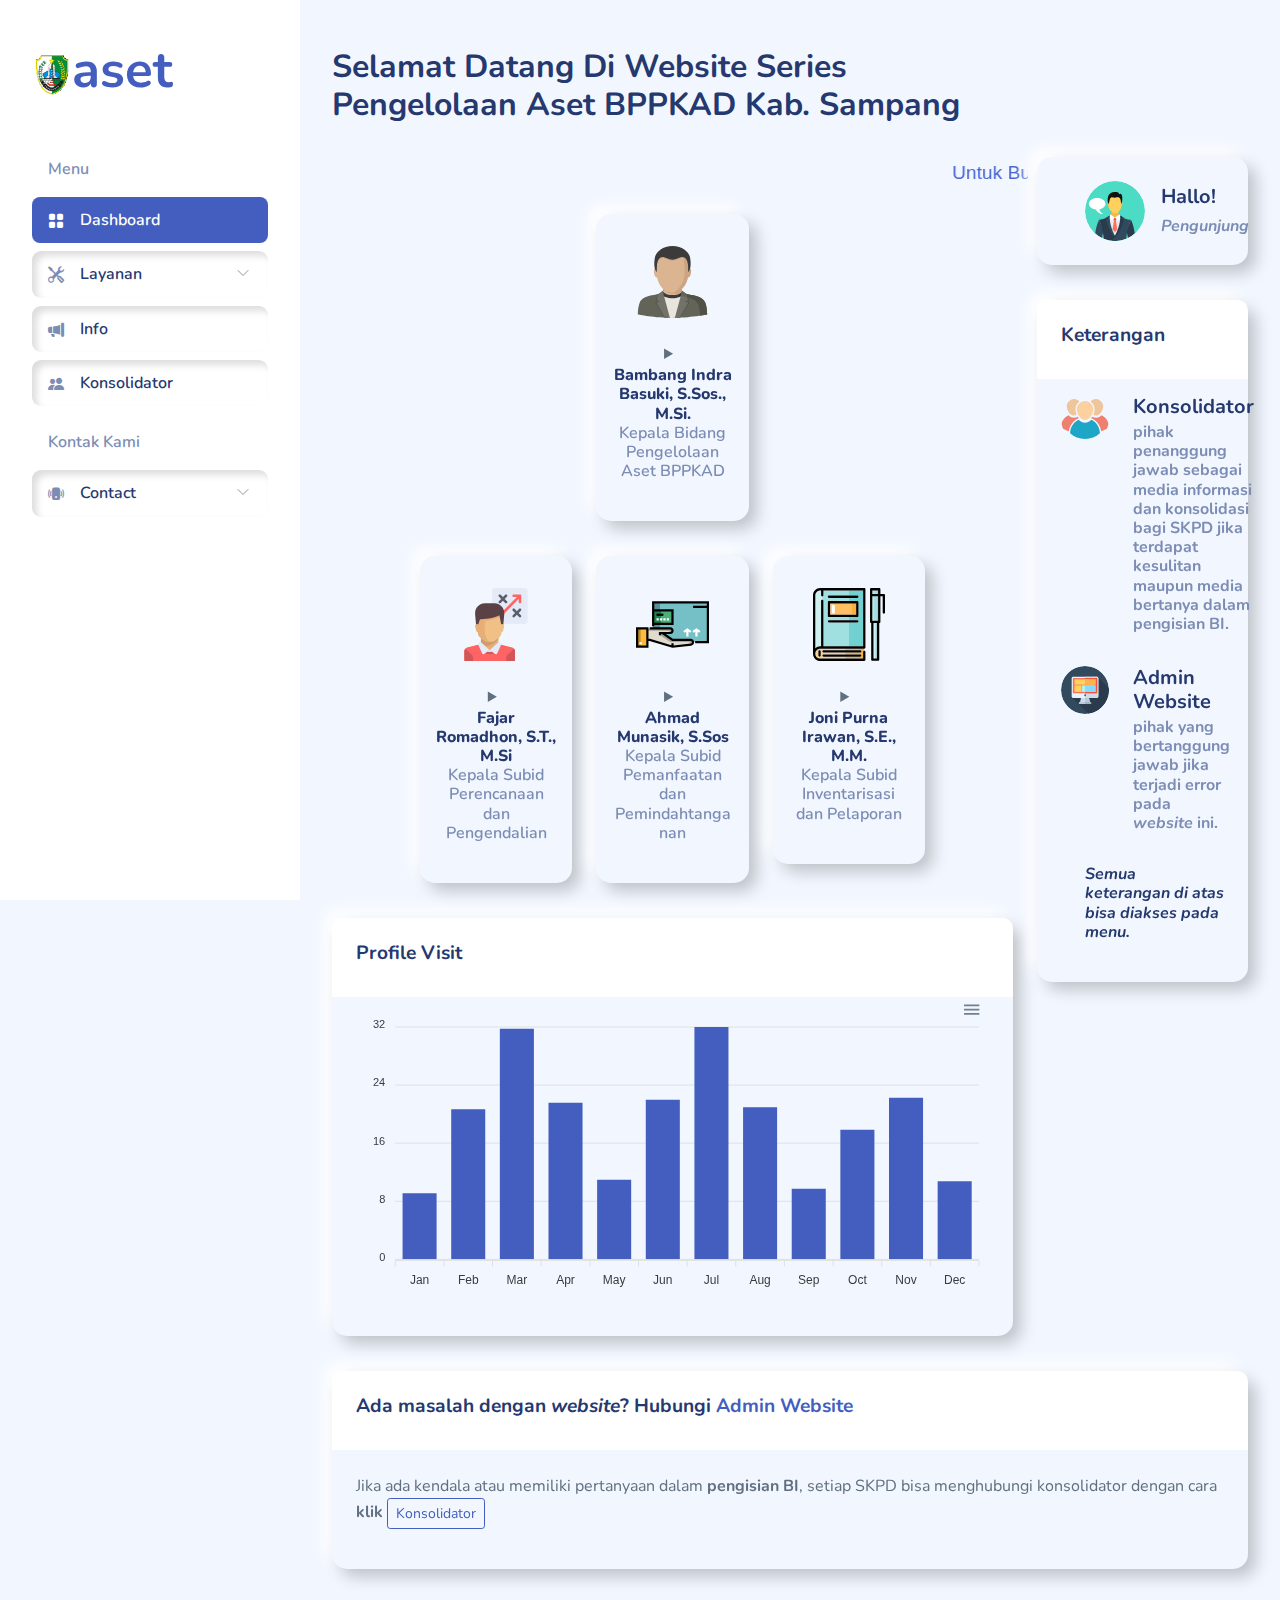
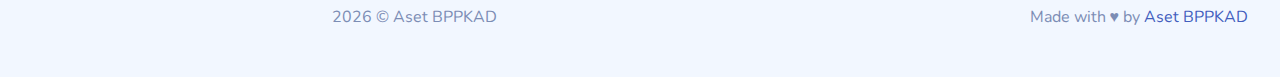
<file: index.html>
<!DOCTYPE html>
<html lang="en">

<head>
    <meta charset="UTF-8">
    <meta name="viewport" content="width=device-width, initial-scale=1.0">
    <title>Dashboard - Aset BPPKAD</title>

    <link rel="preconnect" href="https://fonts.gstatic.com">
    <link href="https://fonts.googleapis.com/css2?family=Nunito:wght@300;400;600;700;800&display=swap" rel="stylesheet">
    <link rel="stylesheet" href="assets/css/bootstrap.css">

    <link rel="stylesheet" href="assets/vendors/iconly/bold.css">

    <link rel="stylesheet" href="assets/vendors/perfect-scrollbar/perfect-scrollbar.css">
    <link rel="stylesheet" href="assets/vendors/bootstrap-icons/bootstrap-icons.css">
    <link rel="stylesheet" href="assets/css/app.css">
    <link rel="stylesheet" href="assets/css/button.css">
    <link rel="stylesheet" href="assets/css/coffee.css">
    <link rel="stylesheet" href="assets/css/coffee2.css">

    <link rel="icon" type="image/x-icon" href="assets/images/favicon/Trunojoyo.ico" />
</head>

<body>
    <div id="app">
        <!-- Slide Bar -->
        <div id="sidebar" class="active">
            <div class="sidebar-wrapper active">
                <div class="sidebar-header">
                    <div class="d-flex justify-content-between">
                        <div class="logo">
                            <a href="index.html"><img src="assets/images/favicon/Trunojoyo.ico" alt="Logo" height="200">aset</a>
                        </div>
                        <div class="toggler">
                            <a href="#" class="sidebar-hide d-xl-none d-block"><i class="bi bi-x bi-middle"></i></a>
                        </div>
                    </div>
                </div>
                <div class="sidebar-menu">
                    <ul class="menu">
                        <li class="sidebar-title text-muted">Menu</li>

                        <li class="sidebar-item active ">
                            <a href="index.html" class='sidebar-link'>
                                <i class="bi bi-grid-fill"></i>
                                <span>Dashboard</span>
                            </a>
                        </li>

                        <li class="sidebar-item  has-sub">
                            <a href="#" class='sidebar-link'>
                                <i class="bi bi-tools"></i>
                                <span>Layanan</span>
                            </a>
                            <ul class="submenu ">
                                <li class="submenu-item ">
                                    <a href="inventaris.html">
                                        <i class="bi bi-file-earmark-medical-fill"></i>
                                        <span>Buku Inventaris</span>
                                    </a>
                                </li>
                                <li class="submenu-item ">
                                    <a href="stock.html">
                                        <i class="bi bi-inboxes-fill"></i>
                                        <sapn>Persediaan</sapn>
                                    </a>
                                </li>
                            </ul>
                        </li>


                        <li class="sidebar-item ">
                            <a href="info.html" class='sidebar-link'>
                                <i class="bi bi-megaphone-fill"></i>
                                <span>Info</span>
                            </a>
                        </li>

                        <li class="sidebar-item  ">
                            <a href="konsolidator.html" class='sidebar-link'>
                                <i class="bi bi-people-fill"></i>
                                <span>Konsolidator</span>
                            </a>
                        </li>


                        <li class="sidebar-title text-muted">Kontak Kami</li>

                        <li class="sidebar-item  has-sub">
                            <a href="#" class='sidebar-link'>
                                <i class="bi bi-phone-vibrate-fill"></i>
                                <span>Contact</span>
                            </a>
                            <ul class="submenu ">
                                <li class="submenu-item ">
                                    <a href="https://api.whatsapp.com/send/?phone=6281913333320&text=Salam+Ismail.&app_absent=0" target="_blank">
                                        <i class="bi bi-whatsapp"></i>
                                        <span>Admin Website</span>
                                    </a>
                                </li>
                                <li class="submenu-item ">
                                    <a href="contact.html">
                                        <i class="bi bi-building"></i>
                                        <sapn>Kantor</sapn>
                                    </a>
                                </li>
                            </ul>
                        </li>

                    </ul>
                </div>
                <button class="sidebar-toggler btn x"><i data-feather="x"></i></button>
            </div>
        </div>
        <!-- /Slide Bar -->

        <div id="main">
            <header class="mb-3">
                <a href="#" class="burger-btn d-block d-xl-none">
                    <i class="bi bi-justify fs-3"></i>
                </a>
            </header>

            <div class="page-heading">
                <h2>Selamat Datang Di Website Series <br> Pengelolaan Aset BPPKAD Kab. Sampang</h2>
            </div>
            <div class="page-content">
                <section class="row">
                    <div class="col-12 col-lg-9">

                        <!-- Pejabat -->
                        <div class="row">
                            <!-- <h4>Our Master</h4> -->

                            <!-- Running Text -->

                            <!-- CSS Code -->
                            <style>
                                .GeneratedMarquee {
                                    font-family: Geneva, sans-serif;
                                    font-size: 1.2em;
                                    /* font-weight: bold; */
                                    line-height: 1.3em;
                                    color: #4765d1;
                                    padding: 0.3mm;
                                    margin: 0.8mm;
                                }
                            </style>

                            <!-- HTML Code -->
                            <marquee class="GeneratedMarquee" direction="left" scrollamount="8" behavior="scroll">
                                Untuk Buku Inventaris dan Persediaan bisa diakses di menu <i class="bi bi-tools"></i> <strong>Layanan</strong>.
                            </marquee>

                            <br>
                            <!-- /Running Text -->

                        </div>
                        <!-- Column card -->
                        <div class="row justify-content-center">
                            <div class="col-6 col-lg-3 col-md-6">
                                <div class="card">
                                    <div class="card-body px-3 py-4-5">
                                        <div class="row justify-content-center">
                                            <div class="col-md-8">
                                                <div class="row text-center">
                                                    <img src="assets/images/master/man.svg" alt="">
                                                </div>
                                            </div>
                                        </div>
                                        <div class="row text-center">
                                            <div class="col-md-12">
                                                <br>
                                                <details>
                                                    <summary>
                                                        <h6 class="font-extrabold mb-0">Bambang Indra Basuki, S.Sos., M.Si.</h6>
                                                    </summary>
                                                    <p><i>NIP. 19700902 199302 1 001</i></p>
                                                </details>
                                                <h6 class="text-muted font-semibold">Kepala Bidang Pengelolaan Aset BPPKAD</h6>
                                            </div>
                                        </div>
                                    </div>
                                </div>
                            </div>
                        </div>
                        <!-- /Column card -->

                        <div class="row justify-content-center">
                            <div class="col-6 col-lg-3 col-md-6">
                                <div class="card">
                                    <div class="card-body px-3 py-4-5">
                                        <div class="row justify-content-center">
                                            <div class="col-md-8">
                                                <div class="row text-center">
                                                    <img src="assets/images/master/plan.svg" alt="">
                                                </div>
                                            </div>
                                        </div>
                                        <div class="row text-center">
                                            <div class="col-md-12">
                                                <br>
                                                <details>
                                                    <summary>
                                                        <h6 class="font-extrabold mb-0">Fajar Romadhon, S.T., M.Si</h6>
                                                    </summary>
                                                    <p><i>NIP. 19780826 200801 1 010</i></p>
                                                </details>
                                                <h6 class="text-muted font-semibold">Kepala Subid Perencanaan dan Pengendalian</h6>
                                            </div>
                                        </div>
                                    </div>
                                </div>
                            </div>
                            <div class="col-6 col-lg-3 col-md-6">
                                <div class="card">
                                    <div class="card-body px-3 py-4-5">
                                        <div class="row justify-content-center">
                                            <div class="col-md-8">
                                                <div class="row text-center">
                                                    <img src="assets/images/master/hand.svg" alt="">
                                                </div>
                                            </div>
                                        </div>
                                        <div class="row text-center">
                                            <div class="col-md-12">
                                                <br>
                                                <details>
                                                    <summary>
                                                        <h6 class="font-extrabold mb-0">Ahmad Munasik, S.Sos</h6>
                                                    </summary>
                                                    <p><i>NIP. 19690424 198903 1 002</i></p>
                                                </details>
                                                <h6 class="text-muted font-semibold">Kepala Subid Pemanfaatan dan Pemindahtanganan</h6>
                                            </div>
                                        </div>
                                    </div>
                                </div>
                            </div>
                            <div class="col-6 col-lg-3 col-md-6">
                                <div class="card">
                                    <div class="card-body px-3 py-4-5">
                                        <div class="row justify-content-center">
                                            <div class="col-md-8">
                                                <div class="row text-center">
                                                    <img src="assets/images/master/note.svg" alt="">
                                                </div>
                                            </div>
                                        </div>
                                        <div class="row text-center">
                                            <div class="col-md-12">
                                                <br>
                                                <details>
                                                    <summary>
                                                        <h6 class="font-extrabold mb-0">Joni Purna Irawan, S.E., M.M.</h6>
                                                    </summary>
                                                    <p><i>NIP. 19810807 201001 1 010</i></p>
                                                </details>
                                                <h6 class="text-muted font-semibold">Kepala Subid Inventarisasi dan Pelaporan</h6>
                                            </div>
                                        </div>
                                    </div>
                                </div>
                            </div>

                        </div>
                        <!-- /Pejabat -->


                        <!-- Profile Visit -->
                        <div class="row">
                            <div class="col-12">
                                <div class="card">
                                    <div class="card-header">
                                        <h4>Profile Visit</h4>
                                    </div>
                                    <div class="card-body">
                                        <div id="chart-profile-visit"></div>
                                    </div>
                                </div>
                            </div>
                        </div>
                        <!-- /Profile Visit -->


                        <!-- <div class="row">
                            <div class="col-12 col-xl-4">
                                <div class="card">
                                    <div class="card-header">
                                        <h4>Profile Visit</h4>
                                    </div>
                                    <div class="card-body">
                                        <div class="row">
                                            <div class="col-6">
                                                <div class="d-flex align-items-center">
                                                    <svg class="bi text-primary" width="32" height="32" fill="blue" style="width:10px">
                                                        <use
                                                            xlink:href="assets/vendors/bootstrap-icons/bootstrap-icons.svg#circle-fill" />
                                                    </svg>
                                                    <h5 class="mb-0 ms-3">Europe</h5>
                                                </div>
                                            </div>
                                            <div class="col-6">
                                                <h5 class="mb-0">862</h5>
                                            </div>
                                            <div class="col-12">
                                                <div id="chart-europe"></div>
                                            </div>
                                        </div>
                                        <div class="row">
                                            <div class="col-6">
                                                <div class="d-flex align-items-center">
                                                    <svg class="bi text-success" width="32" height="32" fill="blue" style="width:10px">
                                                        <use
                                                            xlink:href="assets/vendors/bootstrap-icons/bootstrap-icons.svg#circle-fill" />
                                                    </svg>
                                                    <h5 class="mb-0 ms-3">America</h5>
                                                </div>
                                            </div>
                                            <div class="col-6">
                                                <h5 class="mb-0">375</h5>
                                            </div>
                                            <div class="col-12">
                                                <div id="chart-america"></div>
                                            </div>
                                        </div>
                                        <div class="row">
                                            <div class="col-6">
                                                <div class="d-flex align-items-center">
                                                    <svg class="bi text-danger" width="32" height="32" fill="blue" style="width:10px">
                                                        <use
                                                            xlink:href="assets/vendors/bootstrap-icons/bootstrap-icons.svg#circle-fill" />
                                                    </svg>
                                                    <h5 class="mb-0 ms-3">Indonesia</h5>
                                                </div>
                                            </div>
                                            <div class="col-6">
                                                <h5 class="mb-0">1025</h5>
                                            </div>
                                            <div class="col-12">
                                                <div id="chart-indonesia"></div>
                                            </div>
                                        </div>
                                    </div>
                                </div>
                            </div>
                            <div class="col-12 col-xl-8">
                                <div class="card">
                                    <div class="card-header">
                                        <h4>Latest Comments</h4>
                                    </div>
                                    <div class="card-body">
                                        <div class="table-responsive">
                                            <table class="table table-hover table-lg">
                                                <thead>
                                                    <tr>
                                                        <th>Name</th>
                                                        <th>Comment</th>
                                                    </tr>
                                                </thead>
                                                <tbody>
                                                    <tr>
                                                        <td class="col-3">
                                                            <div class="d-flex align-items-center">
                                                                <div class="avatar avatar-md">
                                                                    <img src="assets/images/faces/5.jpg">
                                                                </div>
                                                                <p class="font-bold ms-3 mb-0">Si Cantik</p>
                                                            </div>
                                                        </td>
                                                        <td class="col-auto">
                                                            <p class=" mb-0">Congratulations on your graduation!</p>
                                                        </td>
                                                    </tr>
                                                    <tr>
                                                        <td class="col-3">
                                                            <div class="d-flex align-items-center">
                                                                <div class="avatar avatar-md">
                                                                    <img src="assets/images/faces/2.jpg">
                                                                </div>
                                                                <p class="font-bold ms-3 mb-0">Si Ganteng</p>
                                                            </div>
                                                        </td>
                                                        <td class="col-auto">
                                                            <p class=" mb-0">Wow amazing design! Can you make another tutorial for this design?</p>
                                                        </td>
                                                    </tr>
                                                </tbody>
                                            </table>
                                        </div>
                                    </div>
                                </div>
                            </div>
                        </div> -->
                    </div>
                    <div class="col-12 col-lg-3">
                        <div class="card">
                            <div class="card-body py-4 px-5">
                                <div class="d-flex align-items-center">
                                    <div class="avatar avatar-xl">
                                        <img src="assets/images/faces/user.svg" alt="Face 2">
                                    </div>
                                    <div class="ms-3 name">
                                        <h5 class="font-bold">Hallo!</h5>
                                        <h6 class="text-muted mb-0"><i>Pengunjung</i></h6>
                                    </div>
                                </div>
                            </div>
                        </div>
                        <div class="card">
                            <div class="card-header">
                                <h4>Keterangan</h4>
                            </div>
                            <div class="card-content pb-4">
                                <div class="recent-message d-flex px-4 py-3">
                                    <div class="avatar avatar-lg">
                                        <img src="assets/images/faces/konsol.svg">
                                    </div>
                                    <div class="name ms-4">
                                        <h5 class="mb-1">Konsolidator</h5>
                                        <h6 class="text-muted mb-0">pihak penanggung jawab sebagai media informasi dan konsolidasi bagi SKPD jika terdapat kesulitan maupun media bertanya dalam pengisian BI.</h6>
                                    </div>
                                </div>
                                <div class="recent-message d-flex px-4 py-3">
                                    <div class="avatar avatar-lg">
                                        <img src="assets/images/faces/admin.svg">
                                    </div>
                                    <div class="name ms-4">
                                        <h5 class="mb-1">Admin Website</h5>
                                        <h6 class="text-muted mb-0">pihak yang bertanggung jawab jika terjadi error pada <i>website</i> ini.</h6>
                                    </div>
                                </div>
                                <div class="recent-message d-flex px-4 py-3">
                                    <!-- <div class="avatar avatar-lg">
                                        <img src="assets/images/faces/9.jpg">
                                    </div> -->
                                    <div class="name ms-4">
                                        <!-- <h5 class="mb-1">Ismail</h5> -->
                                        <h6 class="mb-0"><i>Semua keterangan di atas bisa diakses pada menu.</i></h6>
                                    </div>
                                </div>
                            </div>
                        </div>
                        <!-- Animasi Kopi -->
                        <!-- <div class="card">
                            <div class="card-header">
                                <h4>Butuh Kopi?</h4>
                            </div>
                            <div class="card-content pb-4">
                                <br>
                                <br>
                                <br>
                                <br>
                                <br>
                                <br>
                                <br>
                                <br>
                                <br>
                                <br>
                                <div id="containercoffe">
                                    <div class="steam" id="steam1"> </div>
                                    <div class="steam" id="steam2"> </div>
                                    <div class="steam" id="steam3"> </div>
                                    <div class="steam" id="steam4"> </div>

                                    <div id="cup">
                                        <div id="cup-body">
                                            <div id="cup-shade"></div>
                                        </div>
                                        <div id="cup-handle"></div>
                                    </div>

                                    <div id="saucer"></div>

                                    <div id="shadow"></div>
                                </div>
                            </div>
                        </div> -->
                        <!-- /Animasi Kopi -->
                    </div>
                </section>

            </div>

            <footer>

                <!-- Note footer -->
                <section class="section">
                    <div class="row" id="table-responsive">
                        <div class="col-12">
                            <div class="card">
                                <div class="card-header">
                                    <h4 class="card-title">Ada masalah dengan <i>website</i>? Hubungi <a href="https://api.whatsapp.com/send/?phone=6281913333320&text=Salam+Ismail.&app_absent=0" target="_blank">Admin Website</a></h4>
                                </div>
                                <div class="card-content">
                                    <div class="card-body">
                                        <p>
                                            Jika ada kendala atau memiliki pertanyaan dalam <strong>pengisian BI</strong>, setiap SKPD bisa menghubungi konsolidator dengan cara <strong>klik</strong> <a href="konsolidator.html" class="btn btn-sm btn-outline-primary">Konsolidator</a>
                                        </p>
                                    </div>
                                </div>
                            </div>
                        </div>
                    </div>
                </section>
                <!-- /Note footer -->

                <div class="footer clearfix mb-0 text-muted">
                    <div class="float-start">
                        <p>
                            <script>
                                document.write(new Date().getFullYear());
                            </script> &copy; Aset BPPKAD</p>
                    </div>
                    <div class="float-end">
                        <p>Made with &hearts; by <a href="https://asetbppkad.github.io/aset-baru.github.io/">Aset BPPKAD</a></p>
                    </div>
                </div>
            </footer>
        </div>
    </div>
    <script src="assets/vendors/perfect-scrollbar/perfect-scrollbar.min.js"></script>
    <script src="assets/js/bootstrap.bundle.min.js"></script>

    <script src="assets/vendors/apexcharts/apexcharts.js"></script>
    <script src="assets/js/pages/dashboard.js"></script>

    <script src="assets/js/main.js"></script>
</body>

</html>
</file>
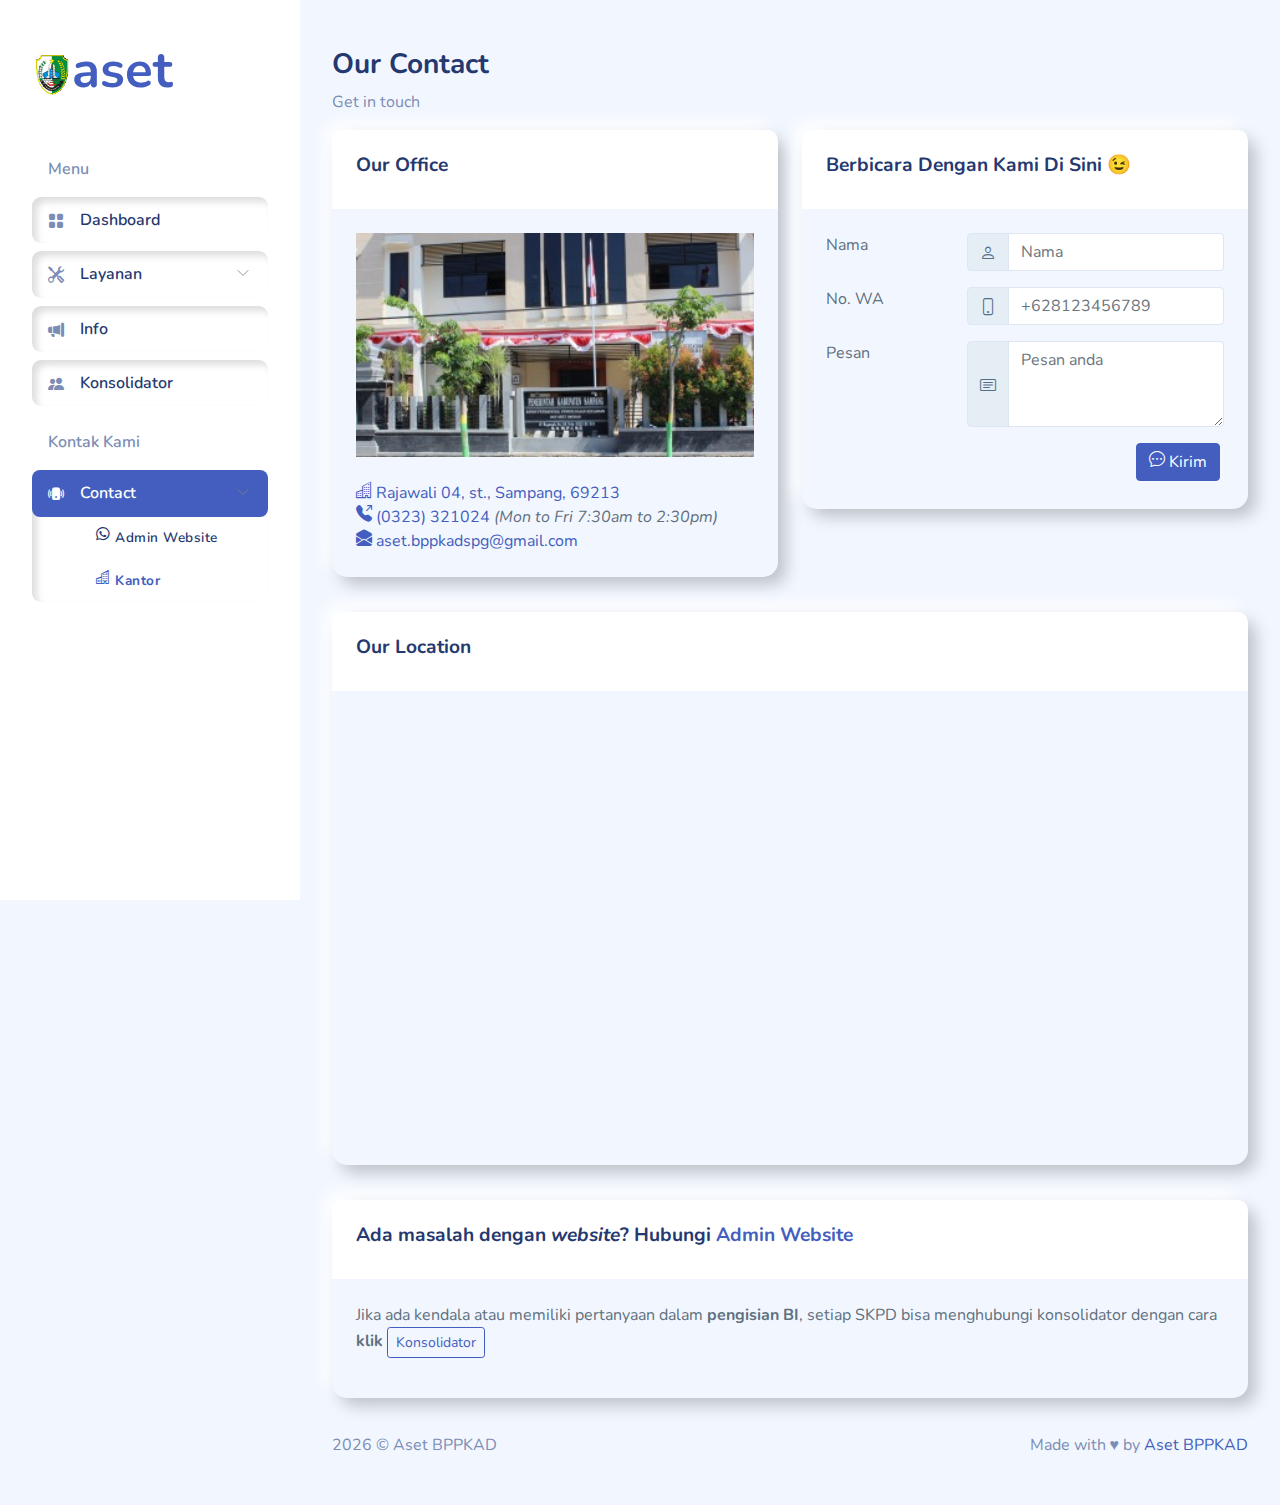
<file: contact.html>
<!DOCTYPE html>
<html lang="en">

<head>
    <meta charset="UTF-8">
    <meta name="viewport" content="width=device-width, initial-scale=1.0">
    <title>Contact - Aset BPPKAD</title>

    <link rel="preconnect" href="https://fonts.gstatic.com">
    <link href="https://fonts.googleapis.com/css2?family=Nunito:wght@300;400;600;700;800&display=swap" rel="stylesheet">
    <link rel="stylesheet" href="assets/css/bootstrap.css">

    <link rel="stylesheet" href="assets/vendors/perfect-scrollbar/perfect-scrollbar.css">
    <link rel="stylesheet" href="assets/vendors/bootstrap-icons/bootstrap-icons.css">
    <link rel="stylesheet" href="assets/css/app.css">
    <link rel="shortcut icon" href="assets/images/favicon/Trunojoyo.ico" type="image/x-icon">
</head>

<body>
    <div id="app">
        <!-- Slide Bar -->
        <div id="sidebar" class="active">
            <div class="sidebar-wrapper active">
                <div class="sidebar-header">
                    <div class="d-flex justify-content-between">
                        <div class="logo">
                            <a href="index.html"><img src="assets/images/favicon/Trunojoyo.ico" alt="Logo" height="200">aset</a>
                        </div>
                        <div class="toggler">
                            <a href="#" class="sidebar-hide d-xl-none d-block"><i class="bi bi-x bi-middle"></i></a>
                        </div>
                    </div>
                </div>
                <div class="sidebar-menu">
                    <ul class="menu">
                        <li class="sidebar-title text-muted">Menu</li>

                        <li class="sidebar-item ">
                            <a href="index.html" class='sidebar-link'>
                                <i class="bi bi-grid-fill"></i>
                                <span>Dashboard</span>
                            </a>
                        </li>

                        <li class="sidebar-item  has-sub">
                            <a href="#" class='sidebar-link'>
                                <i class="bi bi-tools"></i>
                                <span>Layanan</span>
                            </a>
                            <ul class="submenu ">
                                <li class="submenu-item ">
                                    <a href="inventaris.html">
                                        <i class="bi bi-file-earmark-medical-fill"></i>
                                        <span>Buku Inventaris</span>
                                    </a>
                                </li>
                                <li class="submenu-item ">
                                    <a href="stock.html">
                                        <i class="bi bi-inboxes-fill"></i>
                                        <sapn>Persediaan</sapn>
                                    </a>
                                </li>
                            </ul>
                        </li>

                        <li class="sidebar-item ">
                            <a href="info.html" class='sidebar-link'>
                                <i class="bi bi-megaphone-fill"></i>
                                <span>Info</span>
                            </a>
                        </li>

                        <li class="sidebar-item  ">
                            <a href="konsolidator.html" class='sidebar-link'>
                                <i class="bi bi-people-fill"></i>
                                <span>Konsolidator</span>
                            </a>
                        </li>


                        <li class="sidebar-title text-muted">Kontak Kami</li>

                        <li class="sidebar-item active has-sub">
                            <a href="#" class='sidebar-link'>
                                <i class="bi bi-phone-vibrate-fill"></i>
                                <span>Contact</span>
                            </a>
                            <ul class="submenu active">
                                <li class="submenu-item ">
                                    <a href="https://api.whatsapp.com/send/?phone=6281913333320&text=Salam+Ismail.&app_absent=0" target="_blank">
                                        <i class="bi bi-whatsapp"></i>
                                        <span>Admin Website</span>
                                    </a>
                                </li>
                                <li class="submenu-item active">
                                    <a href="contact.html">
                                        <i class="bi bi-building"></i>
                                        <sapn>Kantor</sapn>
                                    </a>
                                </li>
                            </ul>
                        </li>

                    </ul>
                </div>
                <button class="sidebar-toggler btn x"><i data-feather="x"></i></button>
            </div>
        </div>
        <!-- /Slide Bar -->
        <div id="main">
            <header class="mb-3">
                <a href="#" class="burger-btn d-block d-xl-none">
                    <i class="bi bi-justify fs-3"></i>
                </a>
            </header>

            <div class="page-heading">
                <div class="page-title">
                    <div class="row">
                        <div class="col-12 col-md-6 order-md-1 order-last">
                            <h3>Our Contact</h3>
                            <p class="text-subtitle text-muted">Get in touch</p>
                        </div>
                    </div>
                </div>
                <section class="section">
                    <div class="row">
                        <div class="col-md-6">
                            <div class="card">
                                <div class="card-header">
                                    <h4>Our Office</h4>
                                </div>
                                <div class="card-body">
                                    <br>
                                    <div class="row">
                                        <img src="assets/images/bg/BPPKAD.jpg" alt="">
                                    </div>
                                    <br>
                                    <div class="row">
                                        <span><a href="https://www.google.com/maps/place/BPPKAD+Kab+Sampang/@-7.19536,113.2448533,17z/data=!4m5!3m4!1s0x2dd787014528a18f:0xb563f506b0793054!8m2!3d-7.1958336!4d113.2446815" target="_blank">
                                            <i class="bi bi-building"></i> 
                                            Rajawali 04, st., Sampang, 69213
                                            </a>
                                        </span>
                                    </div>
                                    <div class="row">
                                        <span><a href="tel:0323321024" target="_blank"><i class="bi bi-telephone-outbound-fill"></i> (0323) 321024</a>  <i>(Mon to Fri 7:30am to 2:30pm)</i></span>
                                    </div>
                                    <div class="row">
                                        <span><a href="mailto:aset.bppkadspg@gmail.com?subject=Tulis%20Judul%20Email%20Anda%20%di%20Sini%20default&body=Tulis%20Pesan%20Email%20Anda%20%di%20Sini." target="_blank">
                                            <i class="bi bi-envelope-open-fill"></i> aset.bppkadspg@gmail.com
                                            </a>
                                        </span>
                                    </div>
                                </div>
                            </div>
                        </div>
                        <div class="col-md-6">
                            <div class="card">
                                <div class="card-header">
                                    <h4>Berbicara Dengan Kami Di Sini 😉</h4>
                                </div>
                                <div class="card-body">
                                    <form class="form form-horizontal" name="pengaduan-aset">
                                        <div class="form-body">
                                            <br>
                                            <div class="row">
                                                <div class="col-md-4">
                                                    <label>Nama</label>
                                                </div>
                                                <div class="col-md-8">
                                                    <div class="input-group mb-3">
                                                        <span class="input-group-text" id="basic-addon1"><i class="bi bi-person"></i></span>
                                                        <input type="text" class="form-control" placeholder="Nama" id="first-name-icon" name="pengirim" required>
                                                    </div>
                                                </div>
                                                <div class="col-md-4">
                                                    <label>No. WA</label>
                                                </div>
                                                <div class="col-md-8">
                                                    <div class="input-group mb-3">
                                                        <span class="input-group-text" id="basic-addon1"><i class="bi bi-phone"></i></span>
                                                        <input type="tel" class="form-control" placeholder="+628123456789" name="wa" required>
                                                    </div>
                                                </div>
                                                <div class="col-md-4">
                                                    <label>Pesan</label>
                                                </div>
                                                <div class="col-md-8">
                                                    <div class="input-group mb-3">
                                                        <span class="input-group-text" id="basic-addon1"><i class="bi bi-card-text"></i></span>
                                                        <textarea class="form-control" id="exampleFormControlTextarea1" placeholder="Pesan anda" rows="3" name="pesan" required></textarea>
                                                    </div>
                                                </div>
                                                <!-- Alert data berhasil -->
                                                <div class="alert alert-success alert-dismissible fade show my-alertPesan d-none" id="btnAlert" role="alert">
                                                    <strong>Terima Kasih!</strong> Pesan telah terkirim.
                                                    <button type="button" class="btn-close " data-bs-dismiss="alert" aria-label="Close"></button>
                                                </div>
                                                <!-- /Alert data berhasil -->
                                                <div class="col-12 d-flex justify-content-end">
                                                    <button class="btn btn-light-primary btn-loadingPesan me-1 mb-1 d-none" type="button" disabled>
                                                        <img src="assets/vendors/svg-loaders/audio.svg" class="me-4" style="width: 1.1rem" alt="audio">
                                                        <span>Loading...</span>
                                                    </button>
                                                    <button type="submit" class="btn btn-primary btn-submitPesan me-1 mb-1"><i class="bi bi-chat-dots"></i> Kirim</button>
                                                    <button type="button" class="btn btn-info btn-reloadPesan me-1 mb-1 d-none" onClick="document.location.reload(true)">
                                                        <i class="bi bi-bag-plus"></i> 
                                                        Masukkan Pesan Baru
                                                    </button>
                                                    <!-- <button type="reset" class="btn btn-light-secondary me-1 mb-1">Reset</button> -->
                                                </div>
                                            </div>
                                        </div>
                                    </form>
                                </div>
                            </div>
                        </div>
                    </div>
                </section>
                
                <!-- Maps -->
                <section class="section">
                    <div class="card">
                        <div class="card-header">
                            <h4>Our Location</h4>
                        </div>
                        <div class="card-body justify-content-center">
                            <div class="row justify-content-center">
                                <iframe src="https://www.google.com/maps/embed?pb=!1m14!1m8!1m3!1d15833.549192077351!2d113.2405406!3d-7.1965748!3m2!1i1024!2i768!4f13.1!3m3!1m2!1s0x2dd787014528a18f%3A0xb563f506b0793054!2sBPPKAD%20Kab%20Sampang!5e0!3m2!1sen!2sid!4v1652690344024!5m2!1sen!2sid"
                                    width="750" height="450" style="border:0;" allowfullscreen="" loading="lazy" referrerpolicy="no-referrer-when-downgrade" class="text-center"></iframe>
                            </div>
                        </div>
                    </div>
                </section>
            </div>

            <footer>

                <!-- Note footer -->
                <section class="section">
                    <div class="row" id="table-responsive">
                        <div class="col-12">
                            <div class="card">
                                <div class="card-header">
                                    <h4 class="card-title">Ada masalah dengan <i>website</i>? Hubungi <a href="https://api.whatsapp.com/send/?phone=6281913333320&text=Salam+Ismail.&app_absent=0" target="_blank">Admin Website</a></h4>
                                </div>
                                <div class="card-content">
                                    <div class="card-body">
                                        <p>
                                            Jika ada kendala atau memiliki pertanyaan dalam <strong>pengisian BI</strong>, setiap SKPD bisa menghubungi konsolidator dengan cara <strong>klik</strong> <a href="konsolidator.html" class="btn btn-sm btn-outline-primary">Konsolidator</a>
                                        </p>
                                    </div>
                                </div>
                            </div>
                        </div>
                    </div>
                </section>
                <!-- /Note footer -->

                <div class="footer clearfix mb-0 text-muted">
                    <div class="float-start">
                        <p>
                            <script>
                                document.write(new Date().getFullYear());
                            </script> &copy; Aset BPPKAD</p>
                    </div>
                    <div class="float-end">
                        <p>Made with &hearts; by <a href="https://asetbppkad.github.io/aset-baru.github.io/">Aset BPPKAD</a></p>
                    </div>
                </div>
            </footer>
        </div>
    </div>
    <script src="assets/vendors/perfect-scrollbar/perfect-scrollbar.min.js"></script>
    <script src="assets/js/bootstrap.bundle.min.js"></script>

    <script src="assets/js/main.js"></script>
    
    <script>
        const scriptURL = 'https://script.google.com/macros/s/AKfycbxu3_3lmDKo7ZaiC-uIez7A6VDcHVG-T07cB2eA2YfRoC5syYUQGv943Q80aIOcAl1B/exec'
        const form = document.forms['pengaduan-aset']
        const btnSubmitPesan = document.querySelector('.btn-submitPesan')
        const btnLoadingPesan = document.querySelector('.btn-loadingPesan')
        const myAlertPesan = document.querySelector('.my-alertPesan')
        const myReloadPesan = document.querySelector('.btn-reloadPesan')


        form.addEventListener('submit', e => {
            e.preventDefault()
                // ketika tombol submit klik
                // tampilkan tombol loading hilangkan tombol submit
            btnLoadingPesan.classList.toggle('d-none')
            btnSubmitPesan.classList.toggle('d-none')
            fetch(scriptURL, {
                    method: 'POST',
                    body: new FormData(form)
                })
                .then(response => {
                    // ketika succes tampilkan tombol submit hilangkan tombol loading
                    btnLoadingPesan.classList.toggle('d-none')
                    myReloadPesan.classList.toggle('d-none')
                    myAlertPesan.classList.toggle('d-none')

                    // reset data
                    form.reset()

                    console.log('Success!', response)
                })
                .catch(error => console.error('Error!', error.message))
        })
    </script>
</body>

</html>
</file>
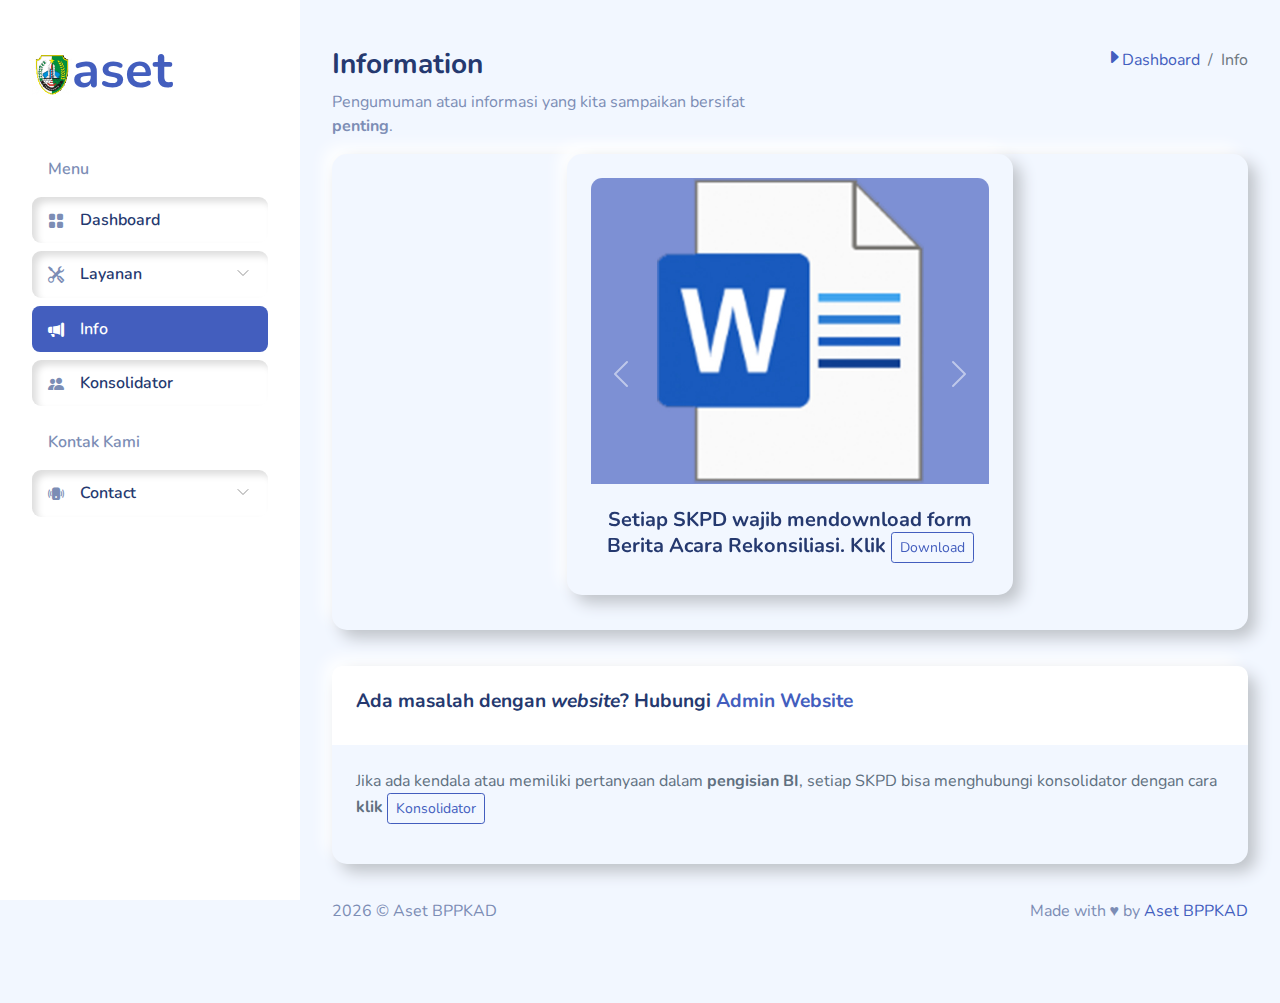
<file: info.html>
<!DOCTYPE html>
<html lang="en">

<head>
    <meta charset="UTF-8">
    <meta name="viewport" content="width=device-width, initial-scale=1.0">
    <title>Info - Aset BPPKAD</title>

    <link rel="preconnect" href="https://fonts.gstatic.com">
    <link href="https://fonts.googleapis.com/css2?family=Nunito:wght@300;400;600;700;800&display=swap" rel="stylesheet">
    <link rel="stylesheet" href="assets/css/bootstrap.css">

    <link rel="stylesheet" href="assets/vendors/perfect-scrollbar/perfect-scrollbar.css">
    <link rel="stylesheet" href="assets/vendors/bootstrap-icons/bootstrap-icons.css">
    <link rel="stylesheet" href="assets/css/app.css">
    <!-- <link rel="stylesheet" href="assets/css/style.css"> -->
    <link rel="shortcut icon" href="assets/images/favicon/Trunojoyo.ico" type="image/x-icon">
</head>

<body>
    <div id="app">
        <!-- Slide Bar -->
        <div id="sidebar" class="active">
            <div class="sidebar-wrapper active">
                <div class="sidebar-header">
                    <div class="d-flex justify-content-between">
                        <div class="logo">
                            <a href="index.html"><img src="assets/images/favicon/Trunojoyo.ico" alt="Logo" height="200">aset</a>
                        </div>
                        <div class="toggler">
                            <a href="#" class="sidebar-hide d-xl-none d-block"><i class="bi bi-x bi-middle"></i></a>
                        </div>
                    </div>
                </div>
                <div class="sidebar-menu">
                    <ul class="menu">
                        <li class="sidebar-title text-muted">Menu</li>

                        <li class="sidebar-item ">
                            <a href="index.html" class='sidebar-link'>
                                <i class="bi bi-grid-fill"></i>
                                <span>Dashboard</span>
                            </a>
                        </li>

                        <li class="sidebar-item  has-sub">
                            <a href="#" class='sidebar-link'>
                                <i class="bi bi-tools"></i>
                                <span>Layanan</span>
                            </a>
                            <ul class="submenu ">
                                <li class="submenu-item ">
                                    <a href="inventaris.html">
                                        <i class="bi bi-file-earmark-medical-fill"></i>
                                        <span>Buku Inventaris</span>
                                    </a>
                                </li>
                                <li class="submenu-item ">
                                    <a href="stock.html">
                                        <i class="bi bi-inboxes-fill"></i>
                                        <sapn>Persediaan</sapn>
                                    </a>
                                </li>
                            </ul>
                        </li>

                        <li class="sidebar-item active">
                            <a href="info.html" class='sidebar-link'>
                                <i class="bi bi-megaphone-fill"></i>
                                <span>Info</span>
                            </a>
                        </li>

                        <li class="sidebar-item  ">
                            <a href="konsolidator.html" class='sidebar-link'>
                                <i class="bi bi-people-fill"></i>
                                <span>Konsolidator</span>
                            </a>
                        </li>


                        <li class="sidebar-title text-muted">Kontak Kami</li>

                        <li class="sidebar-item  has-sub">
                            <a href="#" class='sidebar-link'>
                                <i class="bi bi-phone-vibrate-fill"></i>
                                <span>Contact</span>
                            </a>
                            <ul class="submenu ">
                                <li class="submenu-item ">
                                    <a href="https://api.whatsapp.com/send/?phone=6281913333320&text=Salam+Ismail.&app_absent=0" target="_blank">
                                        <i class="bi bi-whatsapp"></i>
                                        <span>Admin Website</span>
                                    </a>
                                </li>
                                <li class="submenu-item ">
                                    <a href="contact.html">
                                        <i class="bi bi-building"></i>
                                        <sapn>Kantor</sapn>
                                    </a>
                                </li>
                            </ul>
                        </li>

                    </ul>
                </div>
                <button class="sidebar-toggler btn x"><i data-feather="x"></i></button>
            </div>
        </div>
        <!-- /Slide Bar -->
        <div id="main">
            <header class="mb-3">
                <a href="#" class="burger-btn d-block d-xl-none">
                    <i class="bi bi-justify fs-3"></i>
                </a>
            </header>

            <div class="page-heading">
                <div class="page-title">
                    <div class="row">
                        <div class="col-12 col-md-6 order-md-1 order-last">
                            <h3>Information</h3>
                            <p class="text-subtitle text-muted">Pengumuman atau informasi yang kita sampaikan bersifat <strong>penting</strong>.</p>
                        </div>
                        <div class="col-12 col-md-6 order-md-2 order-first">
                            <nav aria-label="breadcrumb" class="breadcrumb-header float-start float-lg-end">
                                <ol class="breadcrumb">
                                    <li class="breadcrumb-item"><a href="index.html"><i class="bi bi-caret-right-fill"></i>Dashboard</a></li>
                                    <li class="breadcrumb-item active" aria-current="page">Info</li>
                                </ol>
                            </nav>
                        </div>
                    </div>
                </div>
                <section class="section">
                    <div class="row">
                        <div class="col-12">
                            <div class="card">
                                <!-- <div class="card-header">
                                    <h5 class="card-title">Coming Soon!</h5>
                                </div>
                                <div class="card-body">
                                    If you want to contribute. Check out this <a href="https://github.com/zuramai/mazer" target="_blank">template repository</a>.
                                </div> -->

                                <section class="section">
                                    <div class="row justify-content-center">

                                        <div class="col-md-6">
                                            <div class="card">
                                                <!-- <div class="card-header">
                                                    <h4>With controls</h4>
                                                    <p>A carousel with previous and next control</p>
                                                </div> -->
                                                <div class="card-body">
                                                    <div id="carouselExampleControls" class="carousel slide" data-ride="carousel">
                                                        <!-- Isi info -->
                                                        <div class="carousel-inner">
                                                            <div class="carousel-item active">
                                                                <img src="assets/images/info/word.jpg" class="d-block w-100" alt="...">
                                                                <br>
                                                                <h5 class="text-center">Setiap SKPD wajib mendownload form Berita Acara Rekonsiliasi. Klik <a href="https://drive.google.com/drive/folders/1m2XPQL3bv2gIetxVlhDLEU8GIFGsp5eX?usp=sharing" class="btn btn-sm btn-outline-primary">Download</a></h5>
                                                            </div>
                                                            <div class="carousel-item">
                                                                <img src="assets/images/info/word.jpg" class="d-block w-100" alt="...">
                                                                <br>
                                                                <h5 class="text-center">Setiap SKPD wajib mendownload form Berita Acara Rekonsiliasi. Klik <a href="https://drive.google.com/drive/folders/1m2XPQL3bv2gIetxVlhDLEU8GIFGsp5eX?usp=sharing" class="btn btn-sm btn-outline-primary">Download</a></h5>
                                                            </div>
                                                        </div>
                                                        <!-- /Isi info -->
                                                        <a class="carousel-control-prev" href="#carouselExampleControls" role="button" data-bs-slide="prev">
                                                            <span class="carousel-control-prev-icon purple" aria-hidden="true"></span>
                                                            <span class="visually-hidden">Previous</span>
                                                        </a>
                                                        <a class="carousel-control-next" href="#carouselExampleControls" role="button" data-bs-slide="next">
                                                            <span class="carousel-control-next-icon purple" aria-hidden="true"></span>
                                                            <span class="visually-hidden">Next</span>
                                                        </a>
                                                    </div>
                                                </div>
                                            </div>
                                        </div>
                                    </div>
                                </section>
                            </div>

                            <footer>

                                <!-- Note footer -->
                                <section class="section">
                                    <div class="row" id="table-responsive">
                                        <div class="col-12">
                                            <div class="card">
                                                <div class="card-header">
                                                    <h4 class="card-title">Ada masalah dengan <i>website</i>? Hubungi <a href="https://api.whatsapp.com/send/?phone=6281913333320&text=Salam+Ismail.&app_absent=0" target="_blank">Admin Website</a></h4>
                                                </div>
                                                <div class="card-content">
                                                    <div class="card-body">
                                                        <p>
                                                            Jika ada kendala atau memiliki pertanyaan dalam <strong>pengisian BI</strong>, setiap SKPD bisa menghubungi konsolidator dengan cara <strong>klik</strong> <a href="konsolidator.html" class="btn btn-sm btn-outline-primary">Konsolidator</a>
                                                        </p>
                                                    </div>
                                                </div>
                                            </div>
                                        </div>
                                    </div>
                                </section>
                                <!-- /Note footer -->

                                <div class="footer clearfix mb-0 text-muted">
                                    <div class="float-start">
                                        <p>
                                            <script>
                                                document.write(new Date().getFullYear());
                                            </script> &copy; Aset BPPKAD</p>
                                    </div>
                                    <div class="float-end">
                                        <p>Made with &hearts; by <a href="https://asetbppkad.github.io/aset-baru.github.io/">Aset BPPKAD</a></p>
                                    </div>
                                </div>
                            </footer>
                        </div>
                    </div>
                    <script src="assets/vendors/perfect-scrollbar/perfect-scrollbar.min.js"></script>
                    <script src="assets/js/bootstrap.bundle.min.js"></script>

                    <script src="assets/js/main.js"></script>
</body>

</html>
</file>
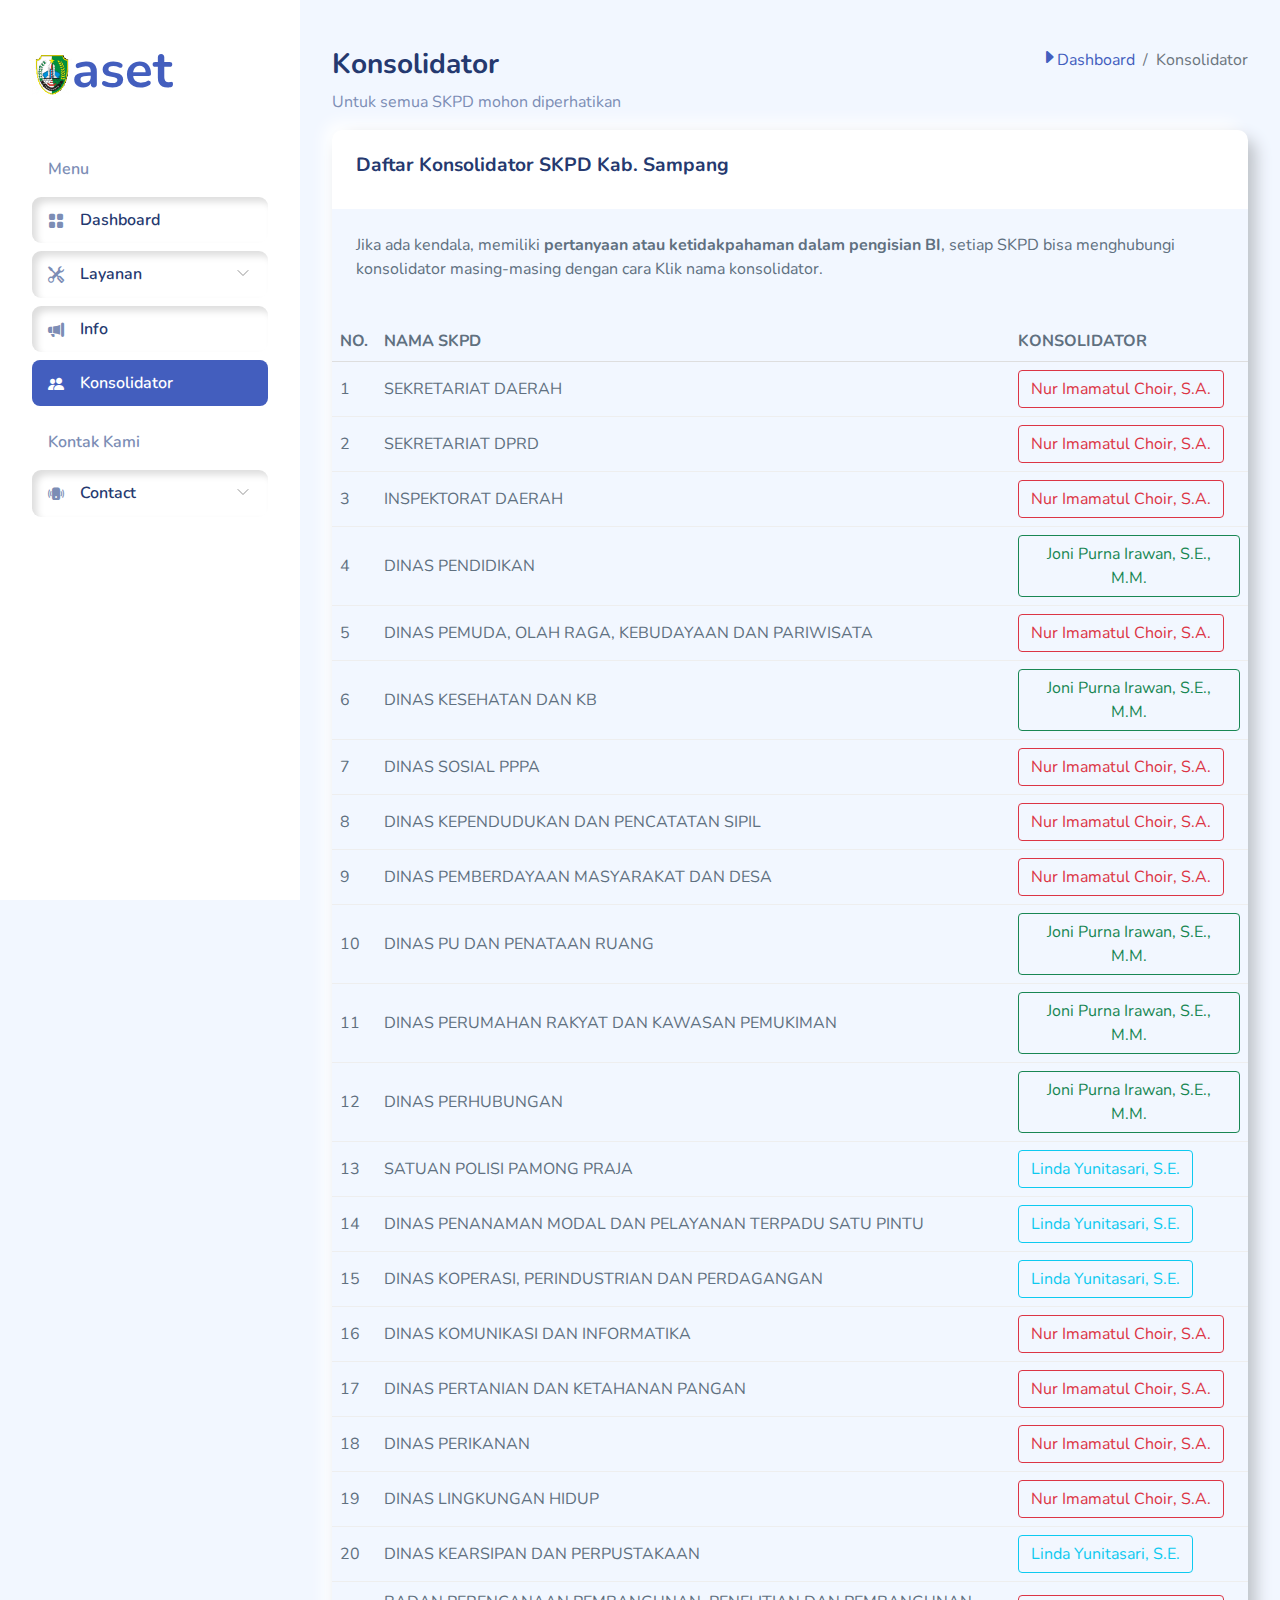
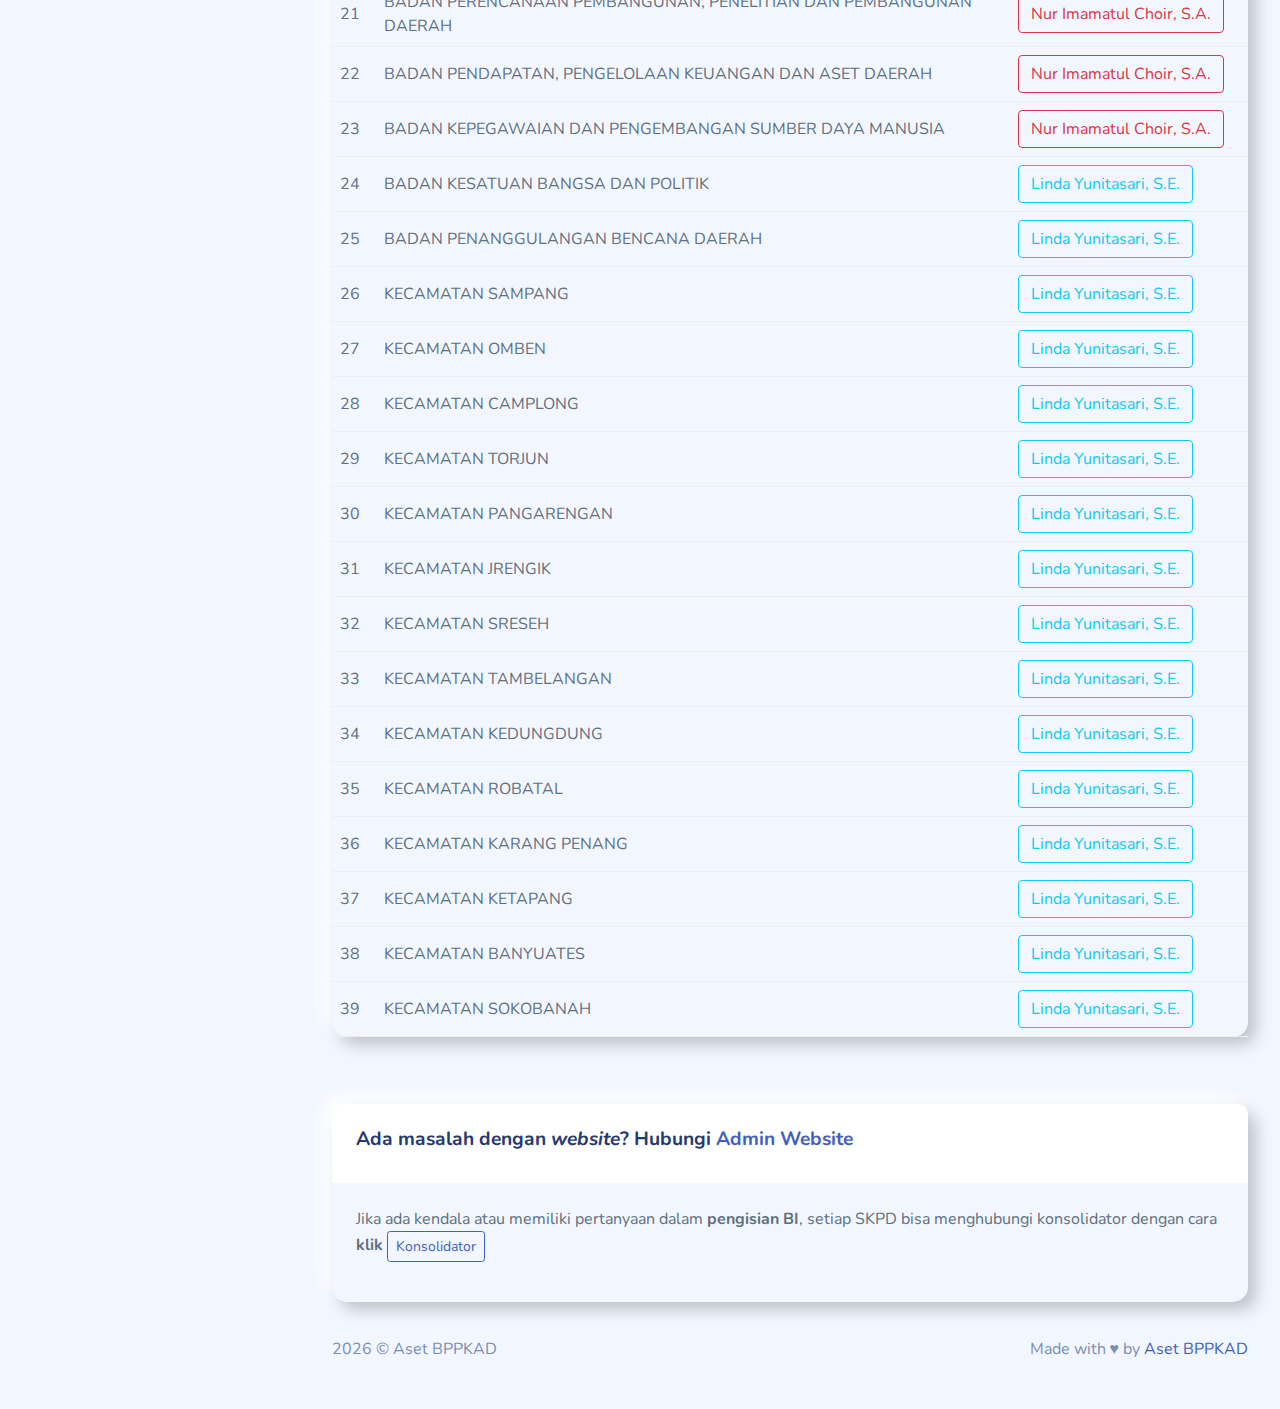
<file: konsolidator.html>
<!DOCTYPE html>
<html lang="en">

<head>
    <meta charset="UTF-8">
    <meta name="viewport" content="width=device-width, initial-scale=1.0">
    <title>Konsolidator - Aset BPPKAD</title>

    <link rel="preconnect" href="https://fonts.gstatic.com">
    <link href="https://fonts.googleapis.com/css2?family=Nunito:wght@300;400;600;700;800&display=swap" rel="stylesheet">
    <link rel="stylesheet" href="assets/css/bootstrap.css">

    <link rel="stylesheet" href="assets/vendors/perfect-scrollbar/perfect-scrollbar.css">
    <link rel="stylesheet" href="assets/vendors/bootstrap-icons/bootstrap-icons.css">
    <link rel="stylesheet" href="assets/css/app.css">
    <link rel="shortcut icon" href="assets/images/favicon/Trunojoyo.ico" type="image/x-icon">
</head>

<body>
    <div id="app">
        <!-- Slide Bar -->
        <div id="sidebar" class="active">
            <div class="sidebar-wrapper active">
                <div class="sidebar-header">
                    <div class="d-flex justify-content-between">
                        <div class="logo">
                            <a href="index.html"><img src="assets/images/favicon/Trunojoyo.ico" alt="Logo" height="200">aset</a>
                        </div>
                        <div class="toggler">
                            <a href="#" class="sidebar-hide d-xl-none d-block"><i class="bi bi-x bi-middle"></i></a>
                        </div>
                    </div>
                </div>
                <div class="sidebar-menu">
                    <ul class="menu">
                        <li class="sidebar-title text-muted">Menu</li>

                        <li class="sidebar-item ">
                            <a href="index.html" class='sidebar-link'>
                                <i class="bi bi-grid-fill"></i>
                                <span>Dashboard</span>
                            </a>
                        </li>

                        <li class="sidebar-item  has-sub">
                            <a href="#" class='sidebar-link'>
                                <i class="bi bi-tools"></i>
                                <span>Layanan</span>
                            </a>
                            <ul class="submenu ">
                                <li class="submenu-item ">
                                    <a href="inventaris.html">
                                        <i class="bi bi-file-earmark-medical-fill"></i>
                                        <span>Buku Inventaris</span>
                                    </a>
                                </li>
                                <li class="submenu-item ">
                                    <a href="stock.html">
                                        <i class="bi bi-inboxes-fill"></i>
                                        <sapn>Persediaan</sapn>
                                    </a>
                                </li>
                            </ul>
                        </li>

                        <li class="sidebar-item ">
                            <a href="info.html" class='sidebar-link'>
                                <i class="bi bi-megaphone-fill"></i>
                                <span>Info</span>
                            </a>
                        </li>

                        <li class="sidebar-item active ">
                            <a href="konsolidator.html" class='sidebar-link'>
                                <i class="bi bi-people-fill"></i>
                                <span>Konsolidator</span>
                            </a>
                        </li>


                        <li class="sidebar-title text-muted">Kontak Kami</li>

                        <li class="sidebar-item  has-sub">
                            <a href="#" class='sidebar-link'>
                                <i class="bi bi-phone-vibrate-fill"></i>
                                <span>Contact</span>
                            </a>
                            <ul class="submenu ">
                                <li class="submenu-item ">
                                    <a href="https://api.whatsapp.com/send/?phone=6281913333320&text=Salam+Ismail.&app_absent=0" target="_blank">
                                        <i class="bi bi-whatsapp"></i>
                                        <span>Admin Website</span>
                                    </a>
                                </li>
                                <li class="submenu-item ">
                                    <a href="contact.html">
                                        <i class="bi bi-building"></i>
                                        <sapn>Kantor</sapn>
                                    </a>
                                </li>
                            </ul>
                        </li>

                    </ul>
                </div>
                <button class="sidebar-toggler btn x"><i data-feather="x"></i></button>
            </div>
        </div>
        <!-- /Slide Bar -->

    </div>
    <div id="main">
        <header class="mb-3">
            <a href="#" class="burger-btn d-block d-xl-none">
                <i class="bi bi-justify fs-3"></i>
            </a>
        </header>

        <div class="page-heading">
            <div class="page-title">
                <div class="row">
                    <div class="col-12 col-md-6 order-md-1 order-last">
                        <h3>Konsolidator</h3>
                        <p class="text-subtitle text-muted">Untuk semua SKPD mohon diperhatikan</p>
                    </div>
                    <div class="col-12 col-md-6 order-md-2 order-first">
                        <nav aria-label="breadcrumb" class="breadcrumb-header float-start float-lg-end">
                            <ol class="breadcrumb">
                                <li class="breadcrumb-item"><a href="index.html"><i class="bi bi-caret-right-fill"></i>Dashboard</a></li>
                                <li class="breadcrumb-item active" aria-current="page">Konsolidator</li>
                            </ol>
                        </nav>
                    </div>
                </div>
            </div>

            <!-- Hoverable rows start -->
            <section class="section">
                <div class="row" id="table-hover-row">
                    <div class="col-12">
                        <div class="card">
                            <div class="card-header">
                                <h4 class="card-title">Daftar Konsolidator SKPD Kab. Sampang</h4>
                            </div>
                            <div class="card-content">
                                <div class="card-body">
                                    <p>
                                        Jika ada kendala, memiliki <strong>pertanyaan atau ketidakpahaman dalam pengisian BI</strong>, setiap SKPD bisa menghubungi konsolidator masing-masing dengan cara Klik nama konsolidator.
                                    </p>
                                </div>
                                <!-- table hover -->
                                <div class="table-responsive">
                                    <table class="table table-hover mb-0">
                                        <thead>
                                            <tr>
                                                <th>NO.</th>
                                                <th>NAMA SKPD</th>
                                                <th>KONSOLIDATOR</th>
                                            </tr>
                                        </thead>
                                        <tbody>
                                            <tr>
                                                <td>1</td>
                                                <td class="text-bold-500">SEKRETARIAT DAERAH</td>
                                                <td><a href="https://api.whatsapp.com/send/?phone=6282333555972&text=Salam+Ibu+Ima.&app_absent=0" class="btn btn-outline-danger" target=”_blank”>Nur Imamatul Choir, S.A.</a></td>
                                            </tr>



                                            <tr>
                                                <td>2</td>
                                                <td class="text-bold-500">SEKRETARIAT DPRD</td>
                                                <td><a href="https://api.whatsapp.com/send/?phone=6282333555972&text=Salam+Ibu+Ima.&app_absent=0" class="btn btn-outline-danger" target=”_blank”>Nur Imamatul Choir, S.A.</a></td>
                                            </tr>



                                            <tr>
                                                <td>3</td>
                                                <td class="text-bold-500">INSPEKTORAT DAERAH</td>
                                                <td><a href="https://api.whatsapp.com/send/?phone=6282333555972&text=Salam+Ibu+Ima.&app_absent=0" class="btn btn-outline-danger" target=”_blank”>Nur Imamatul Choir, S.A.</a></td>
                                            </tr>



                                            <tr>
                                                <td>4</td>
                                                <td class="text-bold-500">DINAS PENDIDIKAN</td>
                                                <td><a href="https://api.whatsapp.com/send/?phone=6282331135333&text=Salam+Pak+Joni.&app_absent=0" class="btn btn-outline-success" target=”_blank”>Joni Purna Irawan, S.E., M.M.</a></td>
                                            </tr>



                                            <tr>
                                                <td>5</td>
                                                <td class="text-bold-500">DINAS PEMUDA, OLAH RAGA, KEBUDAYAAN DAN PARIWISATA</td>
                                                <td><a href="https://api.whatsapp.com/send/?phone=6282333555972&text=Salam+Ibu+Ima.&app_absent=0" class="btn btn-outline-danger" target=”_blank”>Nur Imamatul Choir, S.A.</a></td>
                                            </tr>



                                            <tr>
                                                <td>6</td>
                                                <td class="text-bold-500">DINAS KESEHATAN DAN KB</td>
                                                <td><a href="https://api.whatsapp.com/send/?phone=6282331135333&text=Salam+Pak+Joni.&app_absent=0" class="btn btn-outline-success" target=”_blank”>Joni Purna Irawan, S.E., M.M.</a></td>
                                            </tr>



                                            <tr>
                                                <td>7</td>
                                                <td class="text-bold-500">DINAS SOSIAL PPPA</td>
                                                <td><a href="https://api.whatsapp.com/send/?phone=6282333555972&text=Salam+Ibu+Ima.&app_absent=0" class="btn btn-outline-danger" target=”_blank”>Nur Imamatul Choir, S.A.</a></td>
                                            </tr>



                                            <tr>
                                                <td>8</td>
                                                <td class="text-bold-500">DINAS KEPENDUDUKAN DAN PENCATATAN SIPIL</td>
                                                <td><a href="https://api.whatsapp.com/send/?phone=6282333555972&text=Salam+Ibu+Ima.&app_absent=0" class="btn btn-outline-danger" target=”_blank”>Nur Imamatul Choir, S.A.</a></td>
                                            </tr>



                                            <tr>
                                                <td>9</td>
                                                <td class="text-bold-500">DINAS PEMBERDAYAAN MASYARAKAT DAN DESA</td>
                                                <td><a href="https://api.whatsapp.com/send/?phone=6282333555972&text=Salam+Ibu+Ima.&app_absent=0" class="btn btn-outline-danger" target=”_blank”>Nur Imamatul Choir, S.A.</a></td>
                                            </tr>



                                            <tr>
                                                <td>10</td>
                                                <td class="text-bold-500">DINAS PU DAN PENATAAN RUANG</td>
                                                <td><a href="https://api.whatsapp.com/send/?phone=6282331135333&text=Salam+Pak+Joni.&app_absent=0" class="btn btn-outline-success" target=”_blank”>Joni Purna Irawan, S.E., M.M.</a></td>
                                            </tr>



                                            <tr>
                                                <td>11</td>
                                                <td class="text-bold-500">DINAS PERUMAHAN RAKYAT DAN KAWASAN PEMUKIMAN</td>
                                                <td><a href="https://api.whatsapp.com/send/?phone=6282331135333&text=Salam+Pak+Joni.&app_absent=0" class="btn btn-outline-success" target=”_blank”>Joni Purna Irawan, S.E., M.M.</a></td>
                                            </tr>



                                            <tr>
                                                <td>12</td>
                                                <td class="text-bold-500">DINAS PERHUBUNGAN</td>
                                                <td><a href="https://api.whatsapp.com/send/?phone=6282331135333&text=Salam+Pak+Joni.&app_absent=0" class="btn btn-outline-success" target=”_blank”>Joni Purna Irawan, S.E., M.M.</a></td>
                                            </tr>



                                            <tr>
                                                <td>13</td>
                                                <td class="text-bold-500">SATUAN POLISI PAMONG PRAJA</td>
                                                <td><a href="https://api.whatsapp.com/send/?phone=6282333019099&text=Salam+Ibu+Linda.&app_absent=0" class="btn btn-outline-info" target=”_blank”>Linda Yunitasari, S.E.</a></td>
                                            </tr>



                                            <tr>
                                                <td>14</td>
                                                <td class="text-bold-500">DINAS PENANAMAN MODAL DAN PELAYANAN TERPADU SATU PINTU</td>
                                                <td><a href="https://api.whatsapp.com/send/?phone=6282333019099&text=Salam+Ibu+Linda.&app_absent=0" class="btn btn-outline-info" target=”_blank”>Linda Yunitasari, S.E.</a></td>
                                            </tr>



                                            <tr>
                                                <td>15</td>
                                                <td class="text-bold-500">DINAS KOPERASI, PERINDUSTRIAN DAN PERDAGANGAN</td>
                                                <td><a href="https://api.whatsapp.com/send/?phone=6282333019099&text=Salam+Ibu+Linda.&app_absent=0" class="btn btn-outline-info" target=”_blank”>Linda Yunitasari, S.E.</a></td>
                                            </tr>



                                            <tr>
                                                <td>16</td>
                                                <td class="text-bold-500">DINAS KOMUNIKASI DAN INFORMATIKA</td>
                                                <td><a href="https://api.whatsapp.com/send/?phone=6282333555972&text=Salam+Ibu+Ima.&app_absent=0" class="btn btn-outline-danger" target=”_blank”>Nur Imamatul Choir, S.A.</a></td>
                                            </tr>



                                            <tr>
                                                <td>17</td>
                                                <td class="text-bold-500">DINAS PERTANIAN DAN KETAHANAN PANGAN</td>
                                                <td><a href="https://api.whatsapp.com/send/?phone=6282333555972&text=Salam+Ibu+Ima.&app_absent=0" class="btn btn-outline-danger" target=”_blank”>Nur Imamatul Choir, S.A.</a></td>
                                            </tr>



                                            <tr>
                                                <td>18</td>
                                                <td class="text-bold-500">DINAS PERIKANAN</td>
                                                <td><a href="https://api.whatsapp.com/send/?phone=6282333555972&text=Salam+Ibu+Ima.&app_absent=0" class="btn btn-outline-danger" target=”_blank”>Nur Imamatul Choir, S.A.</a></td>
                                            </tr>



                                            <tr>
                                                <td>19</td>
                                                <td class="text-bold-500">DINAS LINGKUNGAN HIDUP</td>
                                                <td><a href="https://api.whatsapp.com/send/?phone=6282333555972&text=Salam+Ibu+Ima.&app_absent=0" class="btn btn-outline-danger" target=”_blank”>Nur Imamatul Choir, S.A.</a></td>
                                            </tr>



                                            <tr>
                                                <td>20</td>
                                                <td class="text-bold-500">DINAS KEARSIPAN DAN PERPUSTAKAAN</td>
                                                <td><a href="https://api.whatsapp.com/send/?phone=6282333019099&text=Salam+Ibu+Linda.&app_absent=0" class="btn btn-outline-info" target=”_blank”>Linda Yunitasari, S.E.</a></td>
                                            </tr>



                                            <tr>
                                                <td>21</td>
                                                <td class="text-bold-500">BADAN PERENCANAAN PEMBANGUNAN, PENELITIAN DAN PEMBANGUNAN DAERAH</td>
                                                <td><a href="https://api.whatsapp.com/send/?phone=6282333555972&text=Salam+Ibu+Ima.&app_absent=0" class="btn btn-outline-danger" target=”_blank”>Nur Imamatul Choir, S.A.</a></td>
                                            </tr>



                                            <tr>
                                                <td>22</td>
                                                <td class="text-bold-500">BADAN PENDAPATAN, PENGELOLAAN KEUANGAN DAN ASET DAERAH</td>
                                                <td><a href="https://api.whatsapp.com/send/?phone=6282333555972&text=Salam+Ibu+Ima.&app_absent=0" class="btn btn-outline-danger" target=”_blank”>Nur Imamatul Choir, S.A.</a></td>
                                            </tr>



                                            <tr>
                                                <td>23</td>
                                                <td class="text-bold-500">BADAN KEPEGAWAIAN DAN PENGEMBANGAN SUMBER DAYA MANUSIA</td>
                                                <td><a href="https://api.whatsapp.com/send/?phone=6282333555972&text=Salam+Ibu+Ima.&app_absent=0" class="btn btn-outline-danger" target=”_blank”>Nur Imamatul Choir, S.A.</a></td>
                                            </tr>



                                            <tr>
                                                <td>24</td>
                                                <td class="text-bold-500">BADAN KESATUAN BANGSA DAN POLITIK</td>
                                                <td><a href="https://api.whatsapp.com/send/?phone=6282333019099&text=Salam+Ibu+Linda.&app_absent=0" class="btn btn-outline-info" target=”_blank”>Linda Yunitasari, S.E.</a></td>
                                            </tr>



                                            <tr>
                                                <td>25</td>
                                                <td class="text-bold-500">BADAN PENANGGULANGAN BENCANA DAERAH</td>
                                                <td><a href="https://api.whatsapp.com/send/?phone=6282333019099&text=Salam+Ibu+Linda.&app_absent=0" class="btn btn-outline-info" target=”_blank”>Linda Yunitasari, S.E.</a></td>
                                            </tr>



                                            <tr>
                                                <td>26</td>
                                                <td class="text-bold-500">KECAMATAN SAMPANG</td>
                                                <td><a href="https://api.whatsapp.com/send/?phone=6282333019099&text=Salam+Ibu+Linda.&app_absent=0" class="btn btn-outline-info" target=”_blank”>Linda Yunitasari, S.E.</a></td>
                                            </tr>



                                            <tr>
                                                <td>27</td>
                                                <td class="text-bold-500">KECAMATAN OMBEN</td>
                                                <td><a href="https://api.whatsapp.com/send/?phone=6282333019099&text=Salam+Ibu+Linda.&app_absent=0" class="btn btn-outline-info" target=”_blank”>Linda Yunitasari, S.E.</a></td>
                                            </tr>



                                            <tr>
                                                <td>28</td>
                                                <td class="text-bold-500">KECAMATAN CAMPLONG</td>
                                                <td><a href="https://api.whatsapp.com/send/?phone=6282333019099&text=Salam+Ibu+Linda.&app_absent=0" class="btn btn-outline-info" target=”_blank”>Linda Yunitasari, S.E.</a></td>
                                            </tr>



                                            <tr>
                                                <td>29</td>
                                                <td class="text-bold-500">KECAMATAN TORJUN</td>
                                                <td><a href="https://api.whatsapp.com/send/?phone=6282333019099&text=Salam+Ibu+Linda.&app_absent=0" class="btn btn-outline-info" target=”_blank”>Linda Yunitasari, S.E.</a></td>
                                            </tr>



                                            <tr>
                                                <td>30</td>
                                                <td class="text-bold-500">KECAMATAN PANGARENGAN</td>
                                                <td><a href="https://api.whatsapp.com/send/?phone=6282333019099&text=Salam+Ibu+Linda.&app_absent=0" class="btn btn-outline-info" target=”_blank”>Linda Yunitasari, S.E.</a></td>
                                            </tr>



                                            <tr>
                                                <td>31</td>
                                                <td class="text-bold-500">KECAMATAN JRENGIK</td>
                                                <td><a href="https://api.whatsapp.com/send/?phone=6282333019099&text=Salam+Ibu+Linda.&app_absent=0" class="btn btn-outline-info" target=”_blank”>Linda Yunitasari, S.E.</a></td>
                                            </tr>



                                            <tr>
                                                <td>32</td>
                                                <td class="text-bold-500">KECAMATAN SRESEH</td>
                                                <td><a href="https://api.whatsapp.com/send/?phone=6282333019099&text=Salam+Ibu+Linda.&app_absent=0" class="btn btn-outline-info" target=”_blank”>Linda Yunitasari, S.E.</a></td>
                                            </tr>



                                            <tr>
                                                <td>33</td>
                                                <td class="text-bold-500">KECAMATAN TAMBELANGAN</td>
                                                <td><a href="https://api.whatsapp.com/send/?phone=6282333019099&text=Salam+Ibu+Linda.&app_absent=0" class="btn btn-outline-info" target=”_blank”>Linda Yunitasari, S.E.</a></td>
                                            </tr>



                                            <tr>
                                                <td>34</td>
                                                <td class="text-bold-500">KECAMATAN KEDUNGDUNG</td>
                                                <td><a href="https://api.whatsapp.com/send/?phone=6282333019099&text=Salam+Ibu+Linda.&app_absent=0" class="btn btn-outline-info" target=”_blank”>Linda Yunitasari, S.E.</a></td>
                                            </tr>



                                            <tr>
                                                <td>35</td>
                                                <td class="text-bold-500">KECAMATAN ROBATAL</td>
                                                <td><a href="https://api.whatsapp.com/send/?phone=6282333019099&text=Salam+Ibu+Linda.&app_absent=0" class="btn btn-outline-info" target=”_blank”>Linda Yunitasari, S.E.</a></td>
                                            </tr>



                                            <tr>
                                                <td>36</td>
                                                <td class="text-bold-500">KECAMATAN KARANG PENANG</td>
                                                <td><a href="https://api.whatsapp.com/send/?phone=6282333019099&text=Salam+Ibu+Linda.&app_absent=0" class="btn btn-outline-info" target=”_blank”>Linda Yunitasari, S.E.</a></td>
                                            </tr>



                                            <tr>
                                                <td>37</td>
                                                <td class="text-bold-500">KECAMATAN KETAPANG</td>
                                                <td><a href="https://api.whatsapp.com/send/?phone=6282333019099&text=Salam+Ibu+Linda.&app_absent=0" class="btn btn-outline-info" target=”_blank”>Linda Yunitasari, S.E.</a></td>
                                            </tr>



                                            <tr>
                                                <td>38</td>
                                                <td class="text-bold-500">KECAMATAN BANYUATES</td>
                                                <td><a href="https://api.whatsapp.com/send/?phone=6282333019099&text=Salam+Ibu+Linda.&app_absent=0" class="btn btn-outline-info" target=”_blank”>Linda Yunitasari, S.E.</a></td>
                                            </tr>



                                            <tr>
                                                <td>39</td>
                                                <td class="text-bold-500">KECAMATAN SOKOBANAH</td>
                                                <td><a href="https://api.whatsapp.com/send/?phone=6282333019099&text=Salam+Ibu+Linda.&app_absent=0" class="btn btn-outline-info" target=”_blank”>Linda Yunitasari, S.E.</a></td>
                                            </tr>





                                        </tbody>
                                    </table>
                                </div>
                            </div>
                        </div>
                    </div>
                </div>
            </section>
            <!-- Hoverable rows end -->


        </div>

        <footer>

            <!-- Note footer -->
            <section class="section">
                <div class="row" id="table-responsive">
                    <div class="col-12">
                        <div class="card">
                            <div class="card-header">
                                <h4 class="card-title">Ada masalah dengan <i>website</i>? Hubungi <a href="https://api.whatsapp.com/send/?phone=6281913333320&text=Salam+Ismail.&app_absent=0" target="_blank">Admin Website</a></h4>
                            </div>
                            <div class="card-content">
                                <div class="card-body">
                                    <p>
                                        Jika ada kendala atau memiliki pertanyaan dalam <strong>pengisian BI</strong>, setiap SKPD bisa menghubungi konsolidator dengan cara <strong>klik</strong> <a href="konsolidator.html" class="btn btn-sm btn-outline-primary">Konsolidator</a>
                                    </p>
                                </div>
                            </div>
                        </div>
                    </div>
                </div>
            </section>
            <!-- /Note footer -->


            <div class="footer clearfix mb-0 text-muted">
                <div class="float-start">
                    <p>
                        <script>
                            document.write(new Date().getFullYear());
                        </script> &copy; Aset BPPKAD</p>
                </div>
                <div class="float-end">
                    <p>Made with &hearts; by <a href="https://asetbppkad.github.io/aset-baru.github.io/">Aset BPPKAD</a></p>
                </div>
            </div>
        </footer>
    </div>
    </div>
    <script src="assets/vendors/perfect-scrollbar/perfect-scrollbar.min.js"></script>
    <script src="assets/js/bootstrap.bundle.min.js"></script>

    <script src="assets/js/main.js"></script>
</body>

</html>
</file>
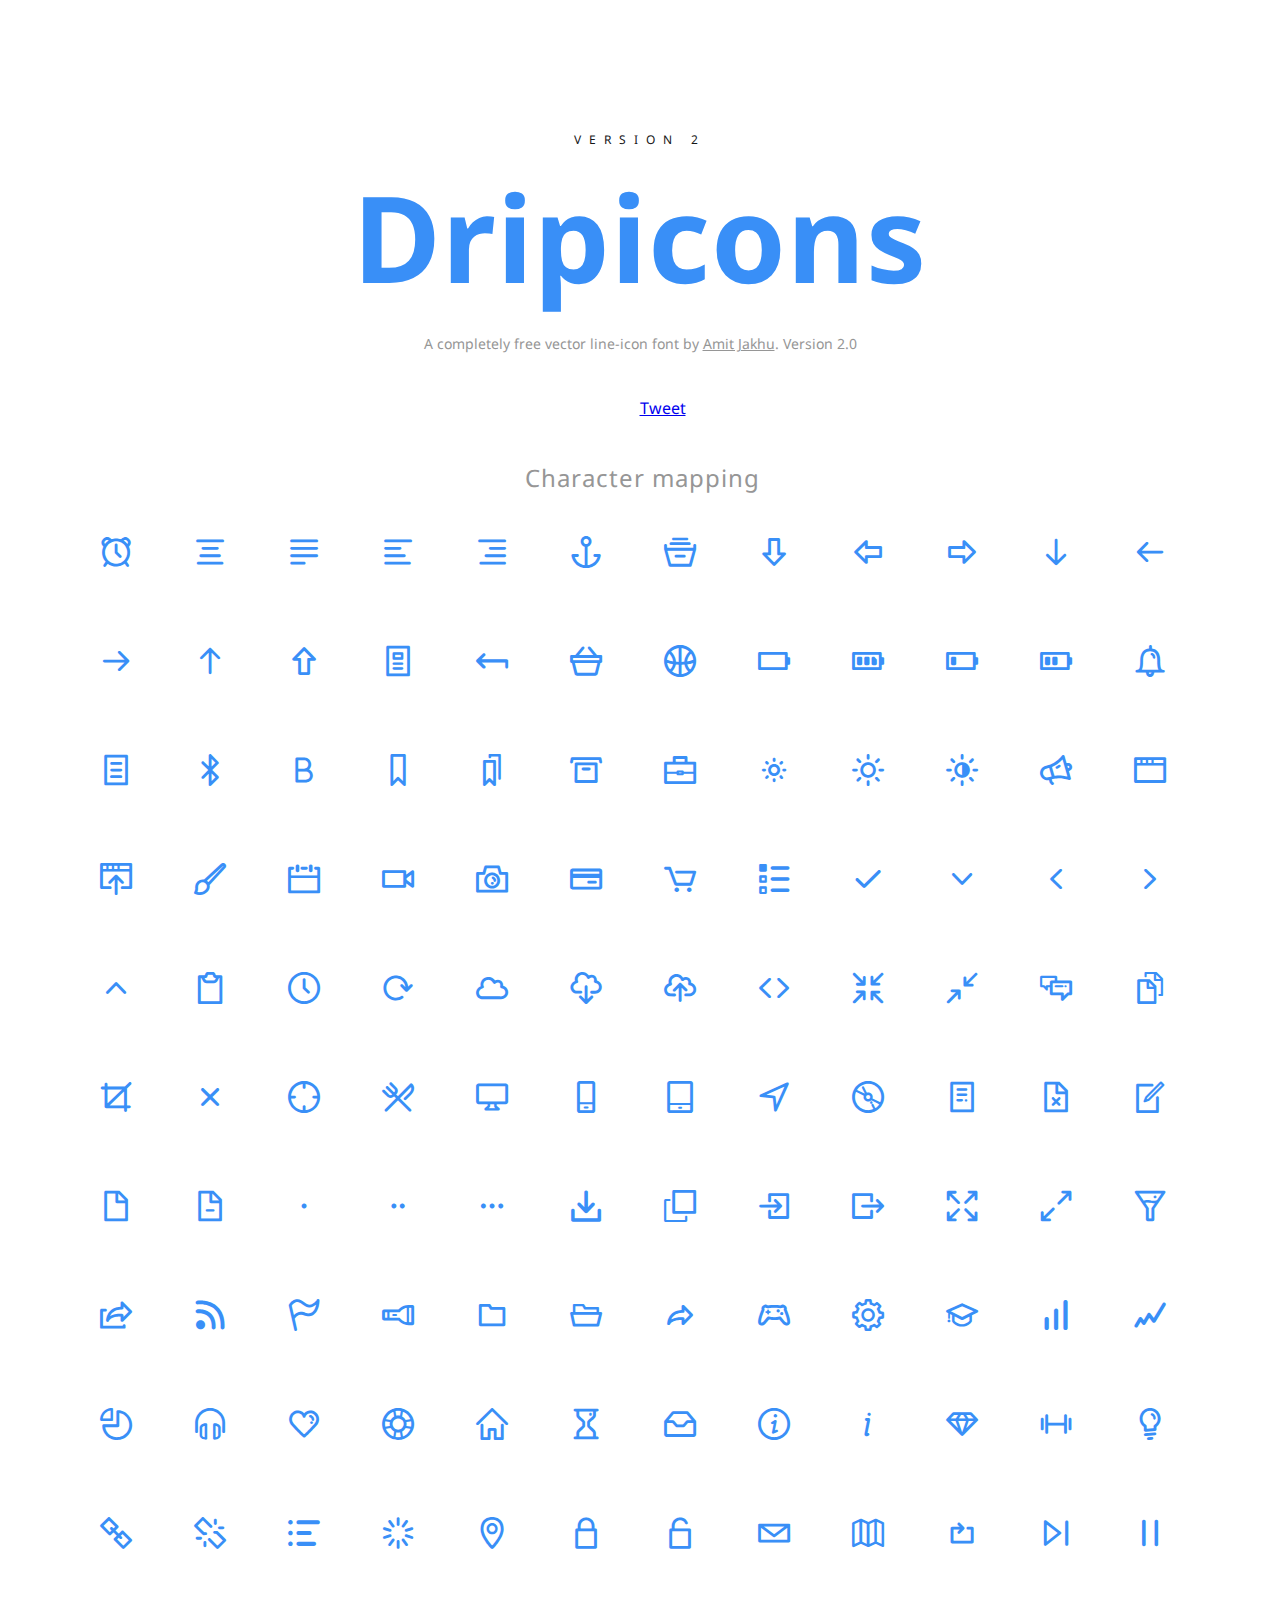
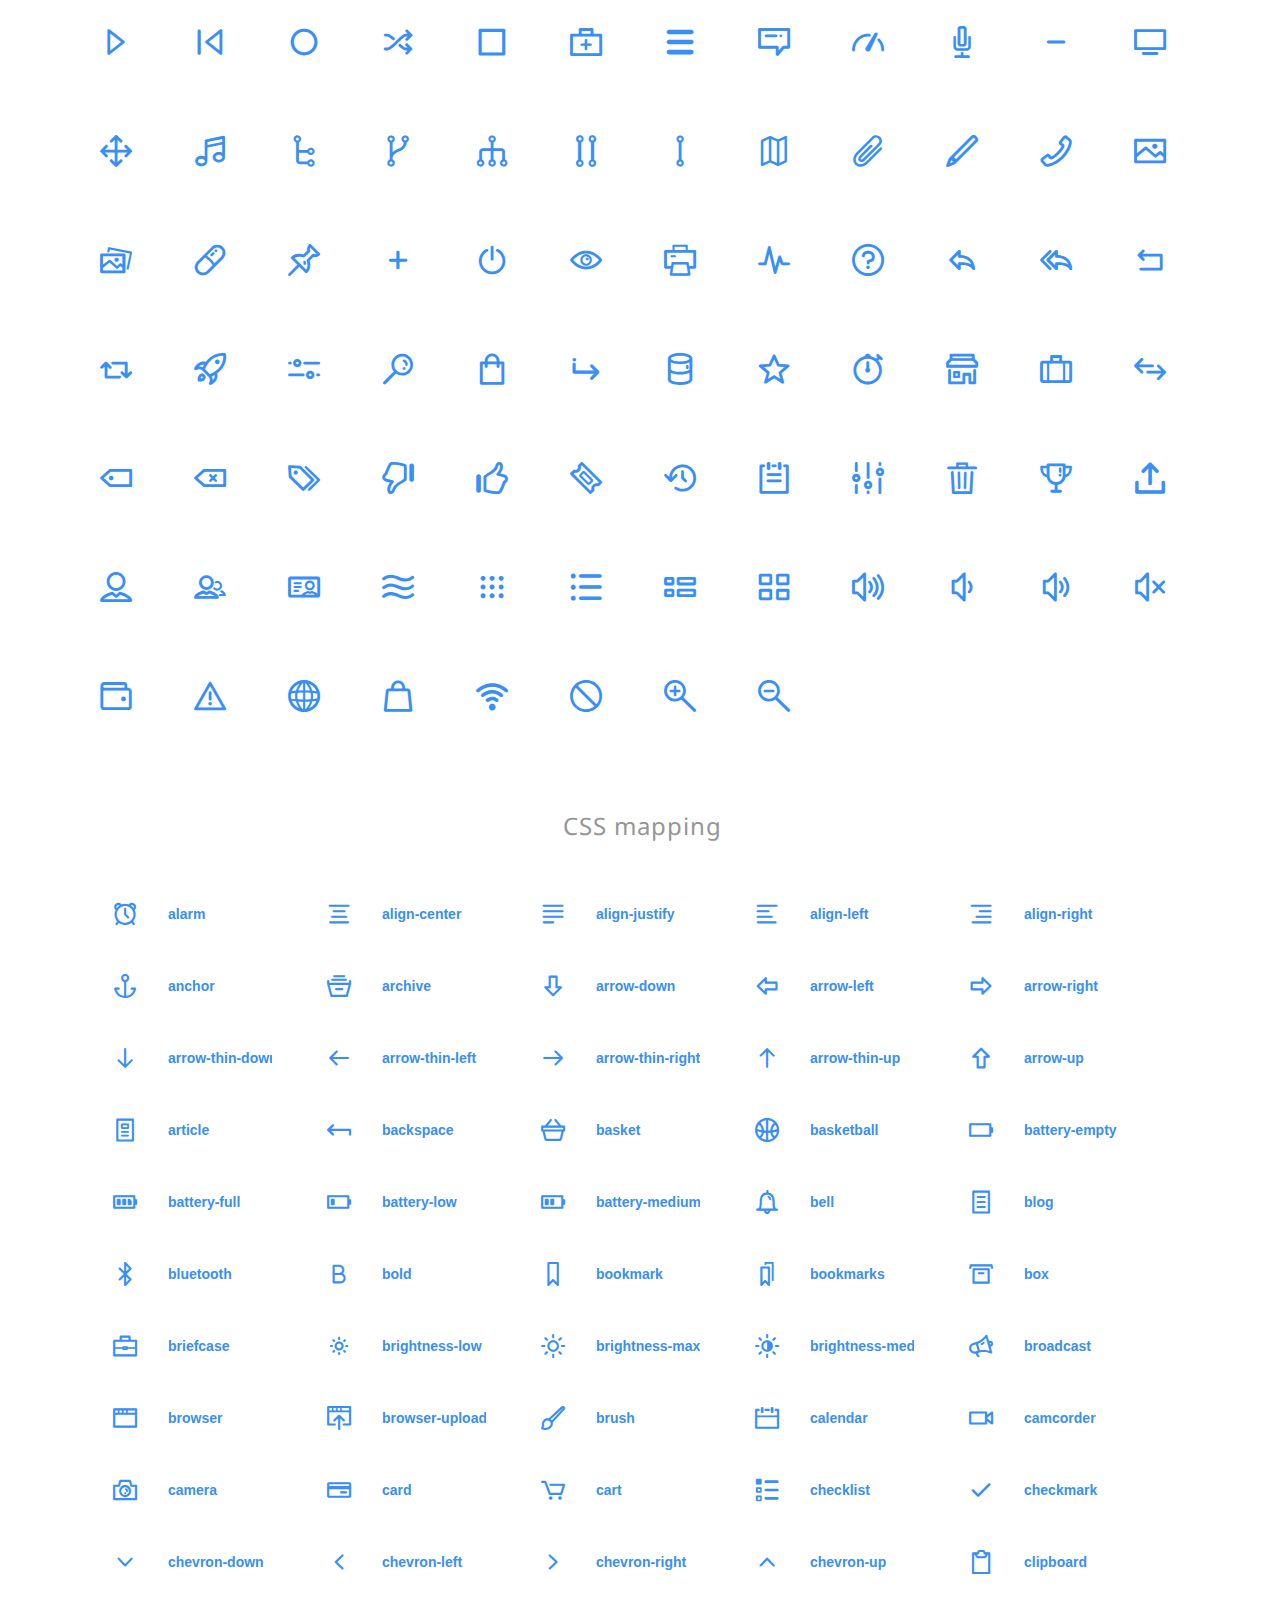
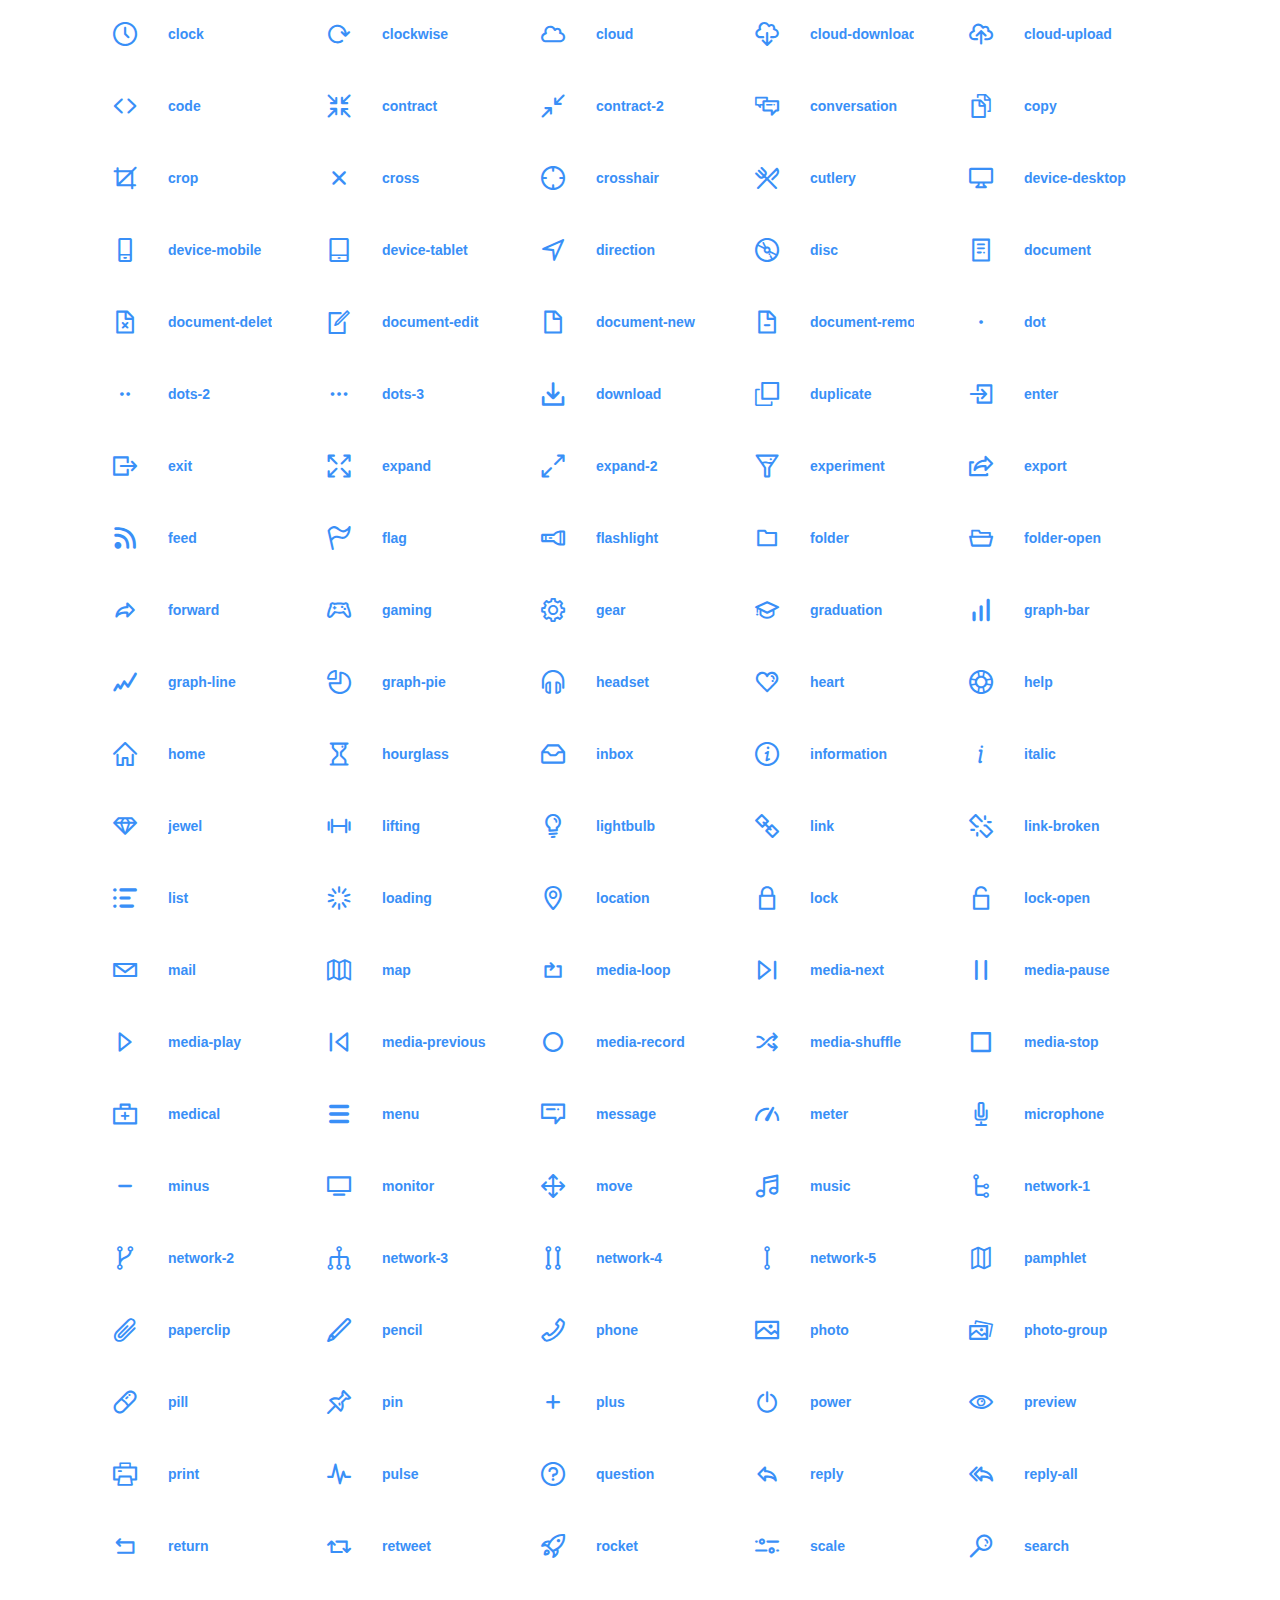
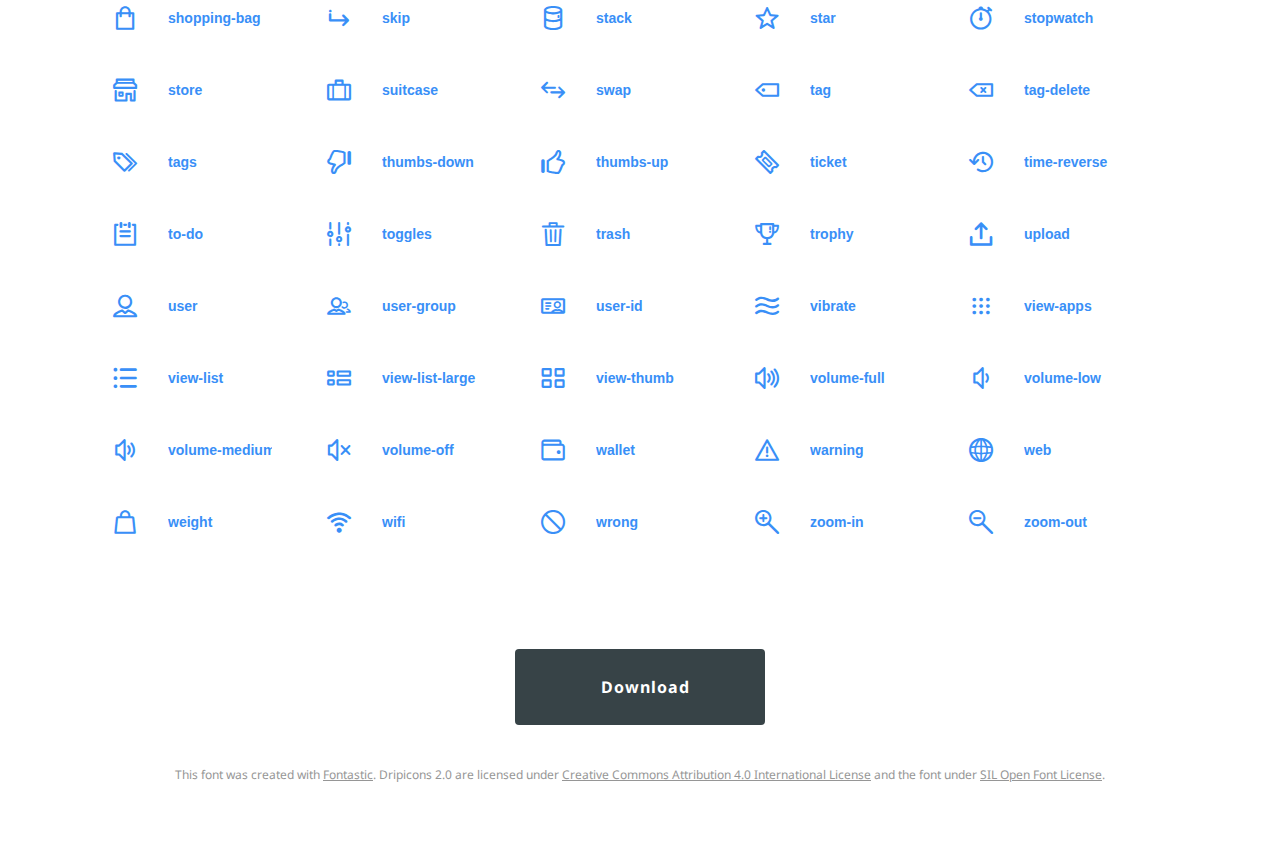
<file: assets/vendors/dripicons/icons-reference.html>
<!DOCTYPE html>
<html lang="en">
  <head>
    <meta charset="utf-8">
    <meta http-equiv="X-UA-Compatible" content="IE=edge,chrome=1">
    <meta name="viewport" content="width=device-width,initial-scale=1">
    <title>Dripicons - V2 (Line-Icon Font) by Amit Jakhu</title>
    <meta name="description" content="A completely vector line-icon font by Amit Jakhu.">
    <meta name="keywords" content="Amit Jakhu,Dripicons,Icons,Iconset,Free Icons,Line Icons,Linicons,V2,Version 2,Icon,Toronto,Canada,Dribbble,Behance,Download,Resource,Designerfuel,Design,UI,User Interface,UX,User Experience">
    <meta itemprop="name" content="Dripicons V2 (Free Iconset)">
    <meta itemprop="description" content="A completely vector line-icon font by Amit Jakhu.">
    <meta itemprop="image" content="http://demo.amitjakhu.com/dripicons/img/dripicons.png">

    <meta property="og:title" content="Dripicons V2 (Free Iconset)" />
    <meta property="og:type" content="product" />
    <meta property="og:url" content="http://demo.amitjakhu.com/dripicons/" />
    <meta property="og:image" content="http://demo.amitjakhu.com/dripicons/img/dripicons.png" />
    <meta property="og:description" content="A completely free vector line-icon font by Amit Jakhu." />
    <meta property="og:site_name" content="Dripicons V2 (Free Iconset)" />

    <link href="http://fonts.googleapis.com/css?family=Dosis:400,500,700" rel="stylesheet" type="text/css">
    <link rel="stylesheet" href="style.css">
    <link rel="stylesheet" href="webfont.css">
  </head>
  <body>
      <script>(function(d, s, id) {
          var js, fjs = d.getElementsByTagName(s)[0];
          if (d.getElementById(id)) return;
          js = d.createElement(s); js.id = id;
          js.src = "//connect.facebook.net/en_US/all.js#xfbml=1&appId=272937136072184";
          fjs.parentNode.insertBefore(js, fjs);

        }(document, 'script', 'facebook-jssdk'));</script>
    <div class="container">
      <h4>Version 2</h4>
      <h1>Dripicons</h1>
      <p class="small">A completely free vector line-icon font by <a href="http://amitjakhu.com">Amit Jakhu</a>. Version 2.0</p>
          <ul class="share">
                <li><div class="fb-like" data-width="The pixel width of the plugin" data-height="The pixel height of the plugin" data-colorscheme="light" data-layout="button_count" data-action="like" data-show-faces="false" data-send="false"></div></li>
                <li><a href="https://twitter.com/share" class="twitter-share-button" data-via="amitjakhu">Tweet</a><script>!function(d,s,id){var js,fjs=d.getElementsByTagName(s)[0],p=/^http:/.test(d.location)?'http':'https';if(!d.getElementById(id)){js=d.createElement(s);js.id=id;js.src=p+'://platform.twitter.com/widgets.js';fjs.parentNode.insertBefore(js,fjs);}}(document, 'script', 'twitter-wjs');</script></li>
            </ul>
      <h2>Character mapping</h2>
      <ul class="glyphs character-mapping">
        <li>
          <div data-icon="a" class="icon"></div>
          <input type="text" readonly="readonly" value="a">
        </li>
        <li>
          <div data-icon="b" class="icon"></div>
          <input type="text" readonly="readonly" value="b">
        </li>
        <li>
          <div data-icon="c" class="icon"></div>
          <input type="text" readonly="readonly" value="c">
        </li>
        <li>
          <div data-icon="d" class="icon"></div>
          <input type="text" readonly="readonly" value="d">
        </li>
        <li>
          <div data-icon="e" class="icon"></div>
          <input type="text" readonly="readonly" value="e">
        </li>
        <li>
          <div data-icon="f" class="icon"></div>
          <input type="text" readonly="readonly" value="f">
        </li>
        <li>
          <div data-icon="g" class="icon"></div>
          <input type="text" readonly="readonly" value="g">
        </li>
        <li>
          <div data-icon="h" class="icon"></div>
          <input type="text" readonly="readonly" value="h">
        </li>
        <li>
          <div data-icon="i" class="icon"></div>
          <input type="text" readonly="readonly" value="i">
        </li>
        <li>
          <div data-icon="j" class="icon"></div>
          <input type="text" readonly="readonly" value="j">
        </li>
        <li>
          <div data-icon="k" class="icon"></div>
          <input type="text" readonly="readonly" value="k">
        </li>
        <li>
          <div data-icon="l" class="icon"></div>
          <input type="text" readonly="readonly" value="l">
        </li>
        <li>
          <div data-icon="m" class="icon"></div>
          <input type="text" readonly="readonly" value="m">
        </li>
        <li>
          <div data-icon="n" class="icon"></div>
          <input type="text" readonly="readonly" value="n">
        </li>
        <li>
          <div data-icon="o" class="icon"></div>
          <input type="text" readonly="readonly" value="o">
        </li>
        <li>
          <div data-icon="p" class="icon"></div>
          <input type="text" readonly="readonly" value="p">
        </li>
        <li>
          <div data-icon="q" class="icon"></div>
          <input type="text" readonly="readonly" value="q">
        </li>
        <li>
          <div data-icon="r" class="icon"></div>
          <input type="text" readonly="readonly" value="r">
        </li>
        <li>
          <div data-icon="s" class="icon"></div>
          <input type="text" readonly="readonly" value="s">
        </li>
        <li>
          <div data-icon="t" class="icon"></div>
          <input type="text" readonly="readonly" value="t">
        </li>
        <li>
          <div data-icon="u" class="icon"></div>
          <input type="text" readonly="readonly" value="u">
        </li>
        <li>
          <div data-icon="v" class="icon"></div>
          <input type="text" readonly="readonly" value="v">
        </li>
        <li>
          <div data-icon="w" class="icon"></div>
          <input type="text" readonly="readonly" value="w">
        </li>
        <li>
          <div data-icon="x" class="icon"></div>
          <input type="text" readonly="readonly" value="x">
        </li>
        <li>
          <div data-icon="y" class="icon"></div>
          <input type="text" readonly="readonly" value="y">
        </li>
        <li>
          <div data-icon="z" class="icon"></div>
          <input type="text" readonly="readonly" value="z">
        </li>
        <li>
          <div data-icon="A" class="icon"></div>
          <input type="text" readonly="readonly" value="A">
        </li>
        <li>
          <div data-icon="B" class="icon"></div>
          <input type="text" readonly="readonly" value="B">
        </li>
        <li>
          <div data-icon="C" class="icon"></div>
          <input type="text" readonly="readonly" value="C">
        </li>
        <li>
          <div data-icon="D" class="icon"></div>
          <input type="text" readonly="readonly" value="D">
        </li>
        <li>
          <div data-icon="E" class="icon"></div>
          <input type="text" readonly="readonly" value="E">
        </li>
        <li>
          <div data-icon="F" class="icon"></div>
          <input type="text" readonly="readonly" value="F">
        </li>
        <li>
          <div data-icon="G" class="icon"></div>
          <input type="text" readonly="readonly" value="G">
        </li>
        <li>
          <div data-icon="H" class="icon"></div>
          <input type="text" readonly="readonly" value="H">
        </li>
        <li>
          <div data-icon="I" class="icon"></div>
          <input type="text" readonly="readonly" value="I">
        </li>
        <li>
          <div data-icon="J" class="icon"></div>
          <input type="text" readonly="readonly" value="J">
        </li>
        <li>
          <div data-icon="K" class="icon"></div>
          <input type="text" readonly="readonly" value="K">
        </li>
        <li>
          <div data-icon="L" class="icon"></div>
          <input type="text" readonly="readonly" value="L">
        </li>
        <li>
          <div data-icon="M" class="icon"></div>
          <input type="text" readonly="readonly" value="M">
        </li>
        <li>
          <div data-icon="N" class="icon"></div>
          <input type="text" readonly="readonly" value="N">
        </li>
        <li>
          <div data-icon="O" class="icon"></div>
          <input type="text" readonly="readonly" value="O">
        </li>
        <li>
          <div data-icon="P" class="icon"></div>
          <input type="text" readonly="readonly" value="P">
        </li>
        <li>
          <div data-icon="Q" class="icon"></div>
          <input type="text" readonly="readonly" value="Q">
        </li>
        <li>
          <div data-icon="R" class="icon"></div>
          <input type="text" readonly="readonly" value="R">
        </li>
        <li>
          <div data-icon="S" class="icon"></div>
          <input type="text" readonly="readonly" value="S">
        </li>
        <li>
          <div data-icon="T" class="icon"></div>
          <input type="text" readonly="readonly" value="T">
        </li>
        <li>
          <div data-icon="U" class="icon"></div>
          <input type="text" readonly="readonly" value="U">
        </li>
        <li>
          <div data-icon="V" class="icon"></div>
          <input type="text" readonly="readonly" value="V">
        </li>
        <li>
          <div data-icon="W" class="icon"></div>
          <input type="text" readonly="readonly" value="W">
        </li>
        <li>
          <div data-icon="X" class="icon"></div>
          <input type="text" readonly="readonly" value="X">
        </li>
        <li>
          <div data-icon="Y" class="icon"></div>
          <input type="text" readonly="readonly" value="Y">
        </li>
        <li>
          <div data-icon="Z" class="icon"></div>
          <input type="text" readonly="readonly" value="Z">
        </li>
        <li>
          <div data-icon="0" class="icon"></div>
          <input type="text" readonly="readonly" value="0">
        </li>
        <li>
          <div data-icon="1" class="icon"></div>
          <input type="text" readonly="readonly" value="1">
        </li>
        <li>
          <div data-icon="2" class="icon"></div>
          <input type="text" readonly="readonly" value="2">
        </li>
        <li>
          <div data-icon="3" class="icon"></div>
          <input type="text" readonly="readonly" value="3">
        </li>
        <li>
          <div data-icon="4" class="icon"></div>
          <input type="text" readonly="readonly" value="4">
        </li>
        <li>
          <div data-icon="5" class="icon"></div>
          <input type="text" readonly="readonly" value="5">
        </li>
        <li>
          <div data-icon="6" class="icon"></div>
          <input type="text" readonly="readonly" value="6">
        </li>
        <li>
          <div data-icon="7" class="icon"></div>
          <input type="text" readonly="readonly" value="7">
        </li>
        <li>
          <div data-icon="8" class="icon"></div>
          <input type="text" readonly="readonly" value="8">
        </li>
        <li>
          <div data-icon="9" class="icon"></div>
          <input type="text" readonly="readonly" value="9">
        </li>
        <li>
          <div data-icon="!" class="icon"></div>
          <input type="text" readonly="readonly" value="!">
        </li>
        <li>
          <div data-icon="&#34;" class="icon"></div>
          <input type="text" readonly="readonly" value="&quot;">
        </li>
        <li>
          <div data-icon="#" class="icon"></div>
          <input type="text" readonly="readonly" value="#">
        </li>
        <li>
          <div data-icon="$" class="icon"></div>
          <input type="text" readonly="readonly" value="$">
        </li>
        <li>
          <div data-icon="%" class="icon"></div>
          <input type="text" readonly="readonly" value="%">
        </li>
        <li>
          <div data-icon="&" class="icon"></div>
          <input type="text" readonly="readonly" value="&amp;">
        </li>
        <li>
          <div data-icon="'" class="icon"></div>
          <input type="text" readonly="readonly" value="&#39;">
        </li>
        <li>
          <div data-icon="(" class="icon"></div>
          <input type="text" readonly="readonly" value="(">
        </li>
        <li>
          <div data-icon=")" class="icon"></div>
          <input type="text" readonly="readonly" value=")">
        </li>
        <li>
          <div data-icon="*" class="icon"></div>
          <input type="text" readonly="readonly" value="*">
        </li>
        <li>
          <div data-icon="+" class="icon"></div>
          <input type="text" readonly="readonly" value="+">
        </li>
        <li>
          <div data-icon="," class="icon"></div>
          <input type="text" readonly="readonly" value=",">
        </li>
        <li>
          <div data-icon="-" class="icon"></div>
          <input type="text" readonly="readonly" value="-">
        </li>
        <li>
          <div data-icon="." class="icon"></div>
          <input type="text" readonly="readonly" value=".">
        </li>
        <li>
          <div data-icon="/" class="icon"></div>
          <input type="text" readonly="readonly" value="/">
        </li>
        <li>
          <div data-icon=":" class="icon"></div>
          <input type="text" readonly="readonly" value=":">
        </li>
        <li>
          <div data-icon=";" class="icon"></div>
          <input type="text" readonly="readonly" value=";">
        </li>
        <li>
          <div data-icon="<" class="icon"></div>
          <input type="text" readonly="readonly" value="&lt;">
        </li>
        <li>
          <div data-icon="=" class="icon"></div>
          <input type="text" readonly="readonly" value="=">
        </li>
        <li>
          <div data-icon=">" class="icon"></div>
          <input type="text" readonly="readonly" value="&gt;">
        </li>
        <li>
          <div data-icon="?" class="icon"></div>
          <input type="text" readonly="readonly" value="?">
        </li>
        <li>
          <div data-icon="@" class="icon"></div>
          <input type="text" readonly="readonly" value="@">
        </li>
        <li>
          <div data-icon="[" class="icon"></div>
          <input type="text" readonly="readonly" value="[">
        </li>
        <li>
          <div data-icon="]" class="icon"></div>
          <input type="text" readonly="readonly" value="]">
        </li>
        <li>
          <div data-icon="^" class="icon"></div>
          <input type="text" readonly="readonly" value="^">
        </li>
        <li>
          <div data-icon="_" class="icon"></div>
          <input type="text" readonly="readonly" value="_">
        </li>
        <li>
          <div data-icon="`" class="icon"></div>
          <input type="text" readonly="readonly" value="`">
        </li>
        <li>
          <div data-icon="{" class="icon"></div>
          <input type="text" readonly="readonly" value="{">
        </li>
        <li>
          <div data-icon="|" class="icon"></div>
          <input type="text" readonly="readonly" value="|">
        </li>
        <li>
          <div data-icon="}" class="icon"></div>
          <input type="text" readonly="readonly" value="}">
        </li>
        <li>
          <div data-icon="~" class="icon"></div>
          <input type="text" readonly="readonly" value="~">
        </li>
        <li>
          <div data-icon="\" class="icon"></div>
          <input type="text" readonly="readonly" value="\">
        </li>
        <li>
          <div data-icon="&#xe000;" class="icon"></div>
          <input type="text" readonly="readonly" value="&amp;#xe000;">
        </li>
        <li>
          <div data-icon="&#xe001;" class="icon"></div>
          <input type="text" readonly="readonly" value="&amp;#xe001;">
        </li>
        <li>
          <div data-icon="&#xe002;" class="icon"></div>
          <input type="text" readonly="readonly" value="&amp;#xe002;">
        </li>
        <li>
          <div data-icon="&#xe003;" class="icon"></div>
          <input type="text" readonly="readonly" value="&amp;#xe003;">
        </li>
        <li>
          <div data-icon="&#xe004;" class="icon"></div>
          <input type="text" readonly="readonly" value="&amp;#xe004;">
        </li>
        <li>
          <div data-icon="&#xe005;" class="icon"></div>
          <input type="text" readonly="readonly" value="&amp;#xe005;">
        </li>
        <li>
          <div data-icon="&#xe006;" class="icon"></div>
          <input type="text" readonly="readonly" value="&amp;#xe006;">
        </li>
        <li>
          <div data-icon="&#xe007;" class="icon"></div>
          <input type="text" readonly="readonly" value="&amp;#xe007;">
        </li>
        <li>
          <div data-icon="&#xe008;" class="icon"></div>
          <input type="text" readonly="readonly" value="&amp;#xe008;">
        </li>
        <li>
          <div data-icon="&#xe009;" class="icon"></div>
          <input type="text" readonly="readonly" value="&amp;#xe009;">
        </li>
        <li>
          <div data-icon="&#xe00a;" class="icon"></div>
          <input type="text" readonly="readonly" value="&amp;#xe00a;">
        </li>
        <li>
          <div data-icon="&#xe00b;" class="icon"></div>
          <input type="text" readonly="readonly" value="&amp;#xe00b;">
        </li>
        <li>
          <div data-icon="&#xe00c;" class="icon"></div>
          <input type="text" readonly="readonly" value="&amp;#xe00c;">
        </li>
        <li>
          <div data-icon="&#xe00d;" class="icon"></div>
          <input type="text" readonly="readonly" value="&amp;#xe00d;">
        </li>
        <li>
          <div data-icon="&#xe00e;" class="icon"></div>
          <input type="text" readonly="readonly" value="&amp;#xe00e;">
        </li>
        <li>
          <div data-icon="&#xe00f;" class="icon"></div>
          <input type="text" readonly="readonly" value="&amp;#xe00f;">
        </li>
        <li>
          <div data-icon="&#xe010;" class="icon"></div>
          <input type="text" readonly="readonly" value="&amp;#xe010;">
        </li>
        <li>
          <div data-icon="&#xe011;" class="icon"></div>
          <input type="text" readonly="readonly" value="&amp;#xe011;">
        </li>
        <li>
          <div data-icon="&#xe012;" class="icon"></div>
          <input type="text" readonly="readonly" value="&amp;#xe012;">
        </li>
        <li>
          <div data-icon="&#xe013;" class="icon"></div>
          <input type="text" readonly="readonly" value="&amp;#xe013;">
        </li>
        <li>
          <div data-icon="&#xe014;" class="icon"></div>
          <input type="text" readonly="readonly" value="&amp;#xe014;">
        </li>
        <li>
          <div data-icon="&#xe015;" class="icon"></div>
          <input type="text" readonly="readonly" value="&amp;#xe015;">
        </li>
        <li>
          <div data-icon="&#xe016;" class="icon"></div>
          <input type="text" readonly="readonly" value="&amp;#xe016;">
        </li>
        <li>
          <div data-icon="&#xe017;" class="icon"></div>
          <input type="text" readonly="readonly" value="&amp;#xe017;">
        </li>
        <li>
          <div data-icon="&#xe018;" class="icon"></div>
          <input type="text" readonly="readonly" value="&amp;#xe018;">
        </li>
        <li>
          <div data-icon="&#xe019;" class="icon"></div>
          <input type="text" readonly="readonly" value="&amp;#xe019;">
        </li>
        <li>
          <div data-icon="&#xe01a;" class="icon"></div>
          <input type="text" readonly="readonly" value="&amp;#xe01a;">
        </li>
        <li>
          <div data-icon="&#xe01b;" class="icon"></div>
          <input type="text" readonly="readonly" value="&amp;#xe01b;">
        </li>
        <li>
          <div data-icon="&#xe01c;" class="icon"></div>
          <input type="text" readonly="readonly" value="&amp;#xe01c;">
        </li>
        <li>
          <div data-icon="&#xe01d;" class="icon"></div>
          <input type="text" readonly="readonly" value="&amp;#xe01d;">
        </li>
        <li>
          <div data-icon="&#xe01e;" class="icon"></div>
          <input type="text" readonly="readonly" value="&amp;#xe01e;">
        </li>
        <li>
          <div data-icon="&#xe01f;" class="icon"></div>
          <input type="text" readonly="readonly" value="&amp;#xe01f;">
        </li>
        <li>
          <div data-icon="&#xe020;" class="icon"></div>
          <input type="text" readonly="readonly" value="&amp;#xe020;">
        </li>
        <li>
          <div data-icon="&#xe021;" class="icon"></div>
          <input type="text" readonly="readonly" value="&amp;#xe021;">
        </li>
        <li>
          <div data-icon="&#xe022;" class="icon"></div>
          <input type="text" readonly="readonly" value="&amp;#xe022;">
        </li>
        <li>
          <div data-icon="&#xe023;" class="icon"></div>
          <input type="text" readonly="readonly" value="&amp;#xe023;">
        </li>
        <li>
          <div data-icon="&#xe024;" class="icon"></div>
          <input type="text" readonly="readonly" value="&amp;#xe024;">
        </li>
        <li>
          <div data-icon="&#xe025;" class="icon"></div>
          <input type="text" readonly="readonly" value="&amp;#xe025;">
        </li>
        <li>
          <div data-icon="&#xe026;" class="icon"></div>
          <input type="text" readonly="readonly" value="&amp;#xe026;">
        </li>
        <li>
          <div data-icon="&#xe027;" class="icon"></div>
          <input type="text" readonly="readonly" value="&amp;#xe027;">
        </li>
        <li>
          <div data-icon="&#xe028;" class="icon"></div>
          <input type="text" readonly="readonly" value="&amp;#xe028;">
        </li>
        <li>
          <div data-icon="&#xe029;" class="icon"></div>
          <input type="text" readonly="readonly" value="&amp;#xe029;">
        </li>
        <li>
          <div data-icon="&#xe02a;" class="icon"></div>
          <input type="text" readonly="readonly" value="&amp;#xe02a;">
        </li>
        <li>
          <div data-icon="&#xe02b;" class="icon"></div>
          <input type="text" readonly="readonly" value="&amp;#xe02b;">
        </li>
        <li>
          <div data-icon="&#xe02c;" class="icon"></div>
          <input type="text" readonly="readonly" value="&amp;#xe02c;">
        </li>
        <li>
          <div data-icon="&#xe02d;" class="icon"></div>
          <input type="text" readonly="readonly" value="&amp;#xe02d;">
        </li>
        <li>
          <div data-icon="&#xe02e;" class="icon"></div>
          <input type="text" readonly="readonly" value="&amp;#xe02e;">
        </li>
        <li>
          <div data-icon="&#xe02f;" class="icon"></div>
          <input type="text" readonly="readonly" value="&amp;#xe02f;">
        </li>
        <li>
          <div data-icon="&#xe030;" class="icon"></div>
          <input type="text" readonly="readonly" value="&amp;#xe030;">
        </li>
        <li>
          <div data-icon="&#xe031;" class="icon"></div>
          <input type="text" readonly="readonly" value="&amp;#xe031;">
        </li>
        <li>
          <div data-icon="&#xe032;" class="icon"></div>
          <input type="text" readonly="readonly" value="&amp;#xe032;">
        </li>
        <li>
          <div data-icon="&#xe033;" class="icon"></div>
          <input type="text" readonly="readonly" value="&amp;#xe033;">
        </li>
        <li>
          <div data-icon="&#xe034;" class="icon"></div>
          <input type="text" readonly="readonly" value="&amp;#xe034;">
        </li>
        <li>
          <div data-icon="&#xe035;" class="icon"></div>
          <input type="text" readonly="readonly" value="&amp;#xe035;">
        </li>
        <li>
          <div data-icon="&#xe036;" class="icon"></div>
          <input type="text" readonly="readonly" value="&amp;#xe036;">
        </li>
        <li>
          <div data-icon="&#xe037;" class="icon"></div>
          <input type="text" readonly="readonly" value="&amp;#xe037;">
        </li>
        <li>
          <div data-icon="&#xe038;" class="icon"></div>
          <input type="text" readonly="readonly" value="&amp;#xe038;">
        </li>
        <li>
          <div data-icon="&#xe039;" class="icon"></div>
          <input type="text" readonly="readonly" value="&amp;#xe039;">
        </li>
        <li>
          <div data-icon="&#xe03a;" class="icon"></div>
          <input type="text" readonly="readonly" value="&amp;#xe03a;">
        </li>
        <li>
          <div data-icon="&#xe03b;" class="icon"></div>
          <input type="text" readonly="readonly" value="&amp;#xe03b;">
        </li>
        <li>
          <div data-icon="&#xe03c;" class="icon"></div>
          <input type="text" readonly="readonly" value="&amp;#xe03c;">
        </li>
        <li>
          <div data-icon="&#xe03d;" class="icon"></div>
          <input type="text" readonly="readonly" value="&amp;#xe03d;">
        </li>
        <li>
          <div data-icon="&#xe03e;" class="icon"></div>
          <input type="text" readonly="readonly" value="&amp;#xe03e;">
        </li>
        <li>
          <div data-icon="&#xe03f;" class="icon"></div>
          <input type="text" readonly="readonly" value="&amp;#xe03f;">
        </li>
        <li>
          <div data-icon="&#xe040;" class="icon"></div>
          <input type="text" readonly="readonly" value="&amp;#xe040;">
        </li>
        <li>
          <div data-icon="&#xe041;" class="icon"></div>
          <input type="text" readonly="readonly" value="&amp;#xe041;">
        </li>
        <li>
          <div data-icon="&#xe042;" class="icon"></div>
          <input type="text" readonly="readonly" value="&amp;#xe042;">
        </li>
        <li>
          <div data-icon="&#xe043;" class="icon"></div>
          <input type="text" readonly="readonly" value="&amp;#xe043;">
        </li>
        <li>
          <div data-icon="&#xe044;" class="icon"></div>
          <input type="text" readonly="readonly" value="&amp;#xe044;">
        </li>
        <li>
          <div data-icon="&#xe045;" class="icon"></div>
          <input type="text" readonly="readonly" value="&amp;#xe045;">
        </li>
        <li>
          <div data-icon="&#xe046;" class="icon"></div>
          <input type="text" readonly="readonly" value="&amp;#xe046;">
        </li>
        <li>
          <div data-icon="&#xe047;" class="icon"></div>
          <input type="text" readonly="readonly" value="&amp;#xe047;">
        </li>
        <li>
          <div data-icon="&#xe048;" class="icon"></div>
          <input type="text" readonly="readonly" value="&amp;#xe048;">
        </li>
        <li>
          <div data-icon="&#xe049;" class="icon"></div>
          <input type="text" readonly="readonly" value="&amp;#xe049;">
        </li>
        <li>
          <div data-icon="&#xe04a;" class="icon"></div>
          <input type="text" readonly="readonly" value="&amp;#xe04a;">
        </li>
        <li>
          <div data-icon="&#xe04b;" class="icon"></div>
          <input type="text" readonly="readonly" value="&amp;#xe04b;">
        </li>
        <li>
          <div data-icon="&#xe04c;" class="icon"></div>
          <input type="text" readonly="readonly" value="&amp;#xe04c;">
        </li>
        <li>
          <div data-icon="&#xe04d;" class="icon"></div>
          <input type="text" readonly="readonly" value="&amp;#xe04d;">
        </li>
        <li>
          <div data-icon="&#xe04e;" class="icon"></div>
          <input type="text" readonly="readonly" value="&amp;#xe04e;">
        </li>
        <li>
          <div data-icon="&#xe04f;" class="icon"></div>
          <input type="text" readonly="readonly" value="&amp;#xe04f;">
        </li>
        <li>
          <div data-icon="&#xe050;" class="icon"></div>
          <input type="text" readonly="readonly" value="&amp;#xe050;">
        </li>
        <li>
          <div data-icon="&#xe051;" class="icon"></div>
          <input type="text" readonly="readonly" value="&amp;#xe051;">
        </li>
        <li>
          <div data-icon="&#xe052;" class="icon"></div>
          <input type="text" readonly="readonly" value="&amp;#xe052;">
        </li>
        <li>
          <div data-icon="&#xe053;" class="icon"></div>
          <input type="text" readonly="readonly" value="&amp;#xe053;">
        </li>
        <li>
          <div data-icon="&#xe054;" class="icon"></div>
          <input type="text" readonly="readonly" value="&amp;#xe054;">
        </li>
        <li>
          <div data-icon="&#xe055;" class="icon"></div>
          <input type="text" readonly="readonly" value="&amp;#xe055;">
        </li>
        <li>
          <div data-icon="&#xe056;" class="icon"></div>
          <input type="text" readonly="readonly" value="&amp;#xe056;">
        </li>
        <li>
          <div data-icon="&#xe057;" class="icon"></div>
          <input type="text" readonly="readonly" value="&amp;#xe057;">
        </li>
        <li>
          <div data-icon="&#xe058;" class="icon"></div>
          <input type="text" readonly="readonly" value="&amp;#xe058;">
        </li>
        <li>
          <div data-icon="&#xe059;" class="icon"></div>
          <input type="text" readonly="readonly" value="&amp;#xe059;">
        </li>
        <li>
          <div data-icon="&#xe05a;" class="icon"></div>
          <input type="text" readonly="readonly" value="&amp;#xe05a;">
        </li>
        <li>
          <div data-icon="&#xe05b;" class="icon"></div>
          <input type="text" readonly="readonly" value="&amp;#xe05b;">
        </li>
        <li>
          <div data-icon="&#xe05c;" class="icon"></div>
          <input type="text" readonly="readonly" value="&amp;#xe05c;">
        </li>
        <li>
          <div data-icon="&#xe05d;" class="icon"></div>
          <input type="text" readonly="readonly" value="&amp;#xe05d;">
        </li>
        <li>
          <div data-icon="&#xe05e;" class="icon"></div>
          <input type="text" readonly="readonly" value="&amp;#xe05e;">
        </li>
        <li>
          <div data-icon="&#xe05f;" class="icon"></div>
          <input type="text" readonly="readonly" value="&amp;#xe05f;">
        </li>
        <li>
          <div data-icon="&#xe060;" class="icon"></div>
          <input type="text" readonly="readonly" value="&amp;#xe060;">
        </li>
        <li>
          <div data-icon="&#xe061;" class="icon"></div>
          <input type="text" readonly="readonly" value="&amp;#xe061;">
        </li>
        <li>
          <div data-icon="&#xe062;" class="icon"></div>
          <input type="text" readonly="readonly" value="&amp;#xe062;">
        </li>
        <li>
          <div data-icon="&#xe063;" class="icon"></div>
          <input type="text" readonly="readonly" value="&amp;#xe063;">
        </li>
        <li>
          <div data-icon="&#xe064;" class="icon"></div>
          <input type="text" readonly="readonly" value="&amp;#xe064;">
        </li>
        <li>
          <div data-icon="&#xe065;" class="icon"></div>
          <input type="text" readonly="readonly" value="&amp;#xe065;">
        </li>
        <li>
          <div data-icon="&#xe066;" class="icon"></div>
          <input type="text" readonly="readonly" value="&amp;#xe066;">
        </li>
        <li>
          <div data-icon="&#xe067;" class="icon"></div>
          <input type="text" readonly="readonly" value="&amp;#xe067;">
        </li>
        <li>
          <div data-icon="&#xe068;" class="icon"></div>
          <input type="text" readonly="readonly" value="&amp;#xe068;">
        </li>
        <li>
          <div data-icon="&#xe069;" class="icon"></div>
          <input type="text" readonly="readonly" value="&amp;#xe069;">
        </li>
      </ul>
      <h2>CSS mapping</h2>
      <ul class="glyphs css-mapping">
        <li>
          <div class="icon dripicons-alarm"></div>
          <input type="text" readonly="readonly" value="alarm">
        </li>
        <li>
          <div class="icon dripicons-align-center"></div>
          <input type="text" readonly="readonly" value="align-center">
        </li>
        <li>
          <div class="icon dripicons-align-justify"></div>
          <input type="text" readonly="readonly" value="align-justify">
        </li>
        <li>
          <div class="icon dripicons-align-left"></div>
          <input type="text" readonly="readonly" value="align-left">
        </li>
        <li>
          <div class="icon dripicons-align-right"></div>
          <input type="text" readonly="readonly" value="align-right">
        </li>
        <li>
          <div class="icon dripicons-anchor"></div>
          <input type="text" readonly="readonly" value="anchor">
        </li>
        <li>
          <div class="icon dripicons-archive"></div>
          <input type="text" readonly="readonly" value="archive">
        </li>
        <li>
          <div class="icon dripicons-arrow-down"></div>
          <input type="text" readonly="readonly" value="arrow-down">
        </li>
        <li>
          <div class="icon dripicons-arrow-left"></div>
          <input type="text" readonly="readonly" value="arrow-left">
        </li>
        <li>
          <div class="icon dripicons-arrow-right"></div>
          <input type="text" readonly="readonly" value="arrow-right">
        </li>
        <li>
          <div class="icon dripicons-arrow-thin-down"></div>
          <input type="text" readonly="readonly" value="arrow-thin-down">
        </li>
        <li>
          <div class="icon dripicons-arrow-thin-left"></div>
          <input type="text" readonly="readonly" value="arrow-thin-left">
        </li>
        <li>
          <div class="icon dripicons-arrow-thin-right"></div>
          <input type="text" readonly="readonly" value="arrow-thin-right">
        </li>
        <li>
          <div class="icon dripicons-arrow-thin-up"></div>
          <input type="text" readonly="readonly" value="arrow-thin-up">
        </li>
        <li>
          <div class="icon dripicons-arrow-up"></div>
          <input type="text" readonly="readonly" value="arrow-up">
        </li>
        <li>
          <div class="icon dripicons-article"></div>
          <input type="text" readonly="readonly" value="article">
        </li>
        <li>
          <div class="icon dripicons-backspace"></div>
          <input type="text" readonly="readonly" value="backspace">
        </li>
        <li>
          <div class="icon dripicons-basket"></div>
          <input type="text" readonly="readonly" value="basket">
        </li>
        <li>
          <div class="icon dripicons-basketball"></div>
          <input type="text" readonly="readonly" value="basketball">
        </li>
        <li>
          <div class="icon dripicons-battery-empty"></div>
          <input type="text" readonly="readonly" value="battery-empty">
        </li>
        <li>
          <div class="icon dripicons-battery-full"></div>
          <input type="text" readonly="readonly" value="battery-full">
        </li>
        <li>
          <div class="icon dripicons-battery-low"></div>
          <input type="text" readonly="readonly" value="battery-low">
        </li>
        <li>
          <div class="icon dripicons-battery-medium"></div>
          <input type="text" readonly="readonly" value="battery-medium">
        </li>
        <li>
          <div class="icon dripicons-bell"></div>
          <input type="text" readonly="readonly" value="bell">
        </li>
        <li>
          <div class="icon dripicons-blog"></div>
          <input type="text" readonly="readonly" value="blog">
        </li>
        <li>
          <div class="icon dripicons-bluetooth"></div>
          <input type="text" readonly="readonly" value="bluetooth">
        </li>
        <li>
          <div class="icon dripicons-bold"></div>
          <input type="text" readonly="readonly" value="bold">
        </li>
        <li>
          <div class="icon dripicons-bookmark"></div>
          <input type="text" readonly="readonly" value="bookmark">
        </li>
        <li>
          <div class="icon dripicons-bookmarks"></div>
          <input type="text" readonly="readonly" value="bookmarks">
        </li>
        <li>
          <div class="icon dripicons-box"></div>
          <input type="text" readonly="readonly" value="box">
        </li>
        <li>
          <div class="icon dripicons-briefcase"></div>
          <input type="text" readonly="readonly" value="briefcase">
        </li>
        <li>
          <div class="icon dripicons-brightness-low"></div>
          <input type="text" readonly="readonly" value="brightness-low">
        </li>
        <li>
          <div class="icon dripicons-brightness-max"></div>
          <input type="text" readonly="readonly" value="brightness-max">
        </li>
        <li>
          <div class="icon dripicons-brightness-medium"></div>
          <input type="text" readonly="readonly" value="brightness-medium">
        </li>
        <li>
          <div class="icon dripicons-broadcast"></div>
          <input type="text" readonly="readonly" value="broadcast">
        </li>
        <li>
          <div class="icon dripicons-browser"></div>
          <input type="text" readonly="readonly" value="browser">
        </li>
        <li>
          <div class="icon dripicons-browser-upload"></div>
          <input type="text" readonly="readonly" value="browser-upload">
        </li>
        <li>
          <div class="icon dripicons-brush"></div>
          <input type="text" readonly="readonly" value="brush">
        </li>
        <li>
          <div class="icon dripicons-calendar"></div>
          <input type="text" readonly="readonly" value="calendar">
        </li>
        <li>
          <div class="icon dripicons-camcorder"></div>
          <input type="text" readonly="readonly" value="camcorder">
        </li>
        <li>
          <div class="icon dripicons-camera"></div>
          <input type="text" readonly="readonly" value="camera">
        </li>
        <li>
          <div class="icon dripicons-card"></div>
          <input type="text" readonly="readonly" value="card">
        </li>
        <li>
          <div class="icon dripicons-cart"></div>
          <input type="text" readonly="readonly" value="cart">
        </li>
        <li>
          <div class="icon dripicons-checklist"></div>
          <input type="text" readonly="readonly" value="checklist">
        </li>
        <li>
          <div class="icon dripicons-checkmark"></div>
          <input type="text" readonly="readonly" value="checkmark">
        </li>
        <li>
          <div class="icon dripicons-chevron-down"></div>
          <input type="text" readonly="readonly" value="chevron-down">
        </li>
        <li>
          <div class="icon dripicons-chevron-left"></div>
          <input type="text" readonly="readonly" value="chevron-left">
        </li>
        <li>
          <div class="icon dripicons-chevron-right"></div>
          <input type="text" readonly="readonly" value="chevron-right">
        </li>
        <li>
          <div class="icon dripicons-chevron-up"></div>
          <input type="text" readonly="readonly" value="chevron-up">
        </li>
        <li>
          <div class="icon dripicons-clipboard"></div>
          <input type="text" readonly="readonly" value="clipboard">
        </li>
        <li>
          <div class="icon dripicons-clock"></div>
          <input type="text" readonly="readonly" value="clock">
        </li>
        <li>
          <div class="icon dripicons-clockwise"></div>
          <input type="text" readonly="readonly" value="clockwise">
        </li>
        <li>
          <div class="icon dripicons-cloud"></div>
          <input type="text" readonly="readonly" value="cloud">
        </li>
        <li>
          <div class="icon dripicons-cloud-download"></div>
          <input type="text" readonly="readonly" value="cloud-download">
        </li>
        <li>
          <div class="icon dripicons-cloud-upload"></div>
          <input type="text" readonly="readonly" value="cloud-upload">
        </li>
        <li>
          <div class="icon dripicons-code"></div>
          <input type="text" readonly="readonly" value="code">
        </li>
        <li>
          <div class="icon dripicons-contract"></div>
          <input type="text" readonly="readonly" value="contract">
        </li>
        <li>
          <div class="icon dripicons-contract-2"></div>
          <input type="text" readonly="readonly" value="contract-2">
        </li>
        <li>
          <div class="icon dripicons-conversation"></div>
          <input type="text" readonly="readonly" value="conversation">
        </li>
        <li>
          <div class="icon dripicons-copy"></div>
          <input type="text" readonly="readonly" value="copy">
        </li>
        <li>
          <div class="icon dripicons-crop"></div>
          <input type="text" readonly="readonly" value="crop">
        </li>
        <li>
          <div class="icon dripicons-cross"></div>
          <input type="text" readonly="readonly" value="cross">
        </li>
        <li>
          <div class="icon dripicons-crosshair"></div>
          <input type="text" readonly="readonly" value="crosshair">
        </li>
        <li>
          <div class="icon dripicons-cutlery"></div>
          <input type="text" readonly="readonly" value="cutlery">
        </li>
        <li>
          <div class="icon dripicons-device-desktop"></div>
          <input type="text" readonly="readonly" value="device-desktop">
        </li>
        <li>
          <div class="icon dripicons-device-mobile"></div>
          <input type="text" readonly="readonly" value="device-mobile">
        </li>
        <li>
          <div class="icon dripicons-device-tablet"></div>
          <input type="text" readonly="readonly" value="device-tablet">
        </li>
        <li>
          <div class="icon dripicons-direction"></div>
          <input type="text" readonly="readonly" value="direction">
        </li>
        <li>
          <div class="icon dripicons-disc"></div>
          <input type="text" readonly="readonly" value="disc">
        </li>
        <li>
          <div class="icon dripicons-document"></div>
          <input type="text" readonly="readonly" value="document">
        </li>
        <li>
          <div class="icon dripicons-document-delete"></div>
          <input type="text" readonly="readonly" value="document-delete">
        </li>
        <li>
          <div class="icon dripicons-document-edit"></div>
          <input type="text" readonly="readonly" value="document-edit">
        </li>
        <li>
          <div class="icon dripicons-document-new"></div>
          <input type="text" readonly="readonly" value="document-new">
        </li>
        <li>
          <div class="icon dripicons-document-remove"></div>
          <input type="text" readonly="readonly" value="document-remove">
        </li>
        <li>
          <div class="icon dripicons-dot"></div>
          <input type="text" readonly="readonly" value="dot">
        </li>
        <li>
          <div class="icon dripicons-dots-2"></div>
          <input type="text" readonly="readonly" value="dots-2">
        </li>
        <li>
          <div class="icon dripicons-dots-3"></div>
          <input type="text" readonly="readonly" value="dots-3">
        </li>
        <li>
          <div class="icon dripicons-download"></div>
          <input type="text" readonly="readonly" value="download">
        </li>
        <li>
          <div class="icon dripicons-duplicate"></div>
          <input type="text" readonly="readonly" value="duplicate">
        </li>
        <li>
          <div class="icon dripicons-enter"></div>
          <input type="text" readonly="readonly" value="enter">
        </li>
        <li>
          <div class="icon dripicons-exit"></div>
          <input type="text" readonly="readonly" value="exit">
        </li>
        <li>
          <div class="icon dripicons-expand"></div>
          <input type="text" readonly="readonly" value="expand">
        </li>
        <li>
          <div class="icon dripicons-expand-2"></div>
          <input type="text" readonly="readonly" value="expand-2">
        </li>
        <li>
          <div class="icon dripicons-experiment"></div>
          <input type="text" readonly="readonly" value="experiment">
        </li>
        <li>
          <div class="icon dripicons-export"></div>
          <input type="text" readonly="readonly" value="export">
        </li>
        <li>
          <div class="icon dripicons-feed"></div>
          <input type="text" readonly="readonly" value="feed">
        </li>
        <li>
          <div class="icon dripicons-flag"></div>
          <input type="text" readonly="readonly" value="flag">
        </li>
        <li>
          <div class="icon dripicons-flashlight"></div>
          <input type="text" readonly="readonly" value="flashlight">
        </li>
        <li>
          <div class="icon dripicons-folder"></div>
          <input type="text" readonly="readonly" value="folder">
        </li>
        <li>
          <div class="icon dripicons-folder-open"></div>
          <input type="text" readonly="readonly" value="folder-open">
        </li>
        <li>
          <div class="icon dripicons-forward"></div>
          <input type="text" readonly="readonly" value="forward">
        </li>
        <li>
          <div class="icon dripicons-gaming"></div>
          <input type="text" readonly="readonly" value="gaming">
        </li>
        <li>
          <div class="icon dripicons-gear"></div>
          <input type="text" readonly="readonly" value="gear">
        </li>
        <li>
          <div class="icon dripicons-graduation"></div>
          <input type="text" readonly="readonly" value="graduation">
        </li>
        <li>
          <div class="icon dripicons-graph-bar"></div>
          <input type="text" readonly="readonly" value="graph-bar">
        </li>
        <li>
          <div class="icon dripicons-graph-line"></div>
          <input type="text" readonly="readonly" value="graph-line">
        </li>
        <li>
          <div class="icon dripicons-graph-pie"></div>
          <input type="text" readonly="readonly" value="graph-pie">
        </li>
        <li>
          <div class="icon dripicons-headset"></div>
          <input type="text" readonly="readonly" value="headset">
        </li>
        <li>
          <div class="icon dripicons-heart"></div>
          <input type="text" readonly="readonly" value="heart">
        </li>
        <li>
          <div class="icon dripicons-help"></div>
          <input type="text" readonly="readonly" value="help">
        </li>
        <li>
          <div class="icon dripicons-home"></div>
          <input type="text" readonly="readonly" value="home">
        </li>
        <li>
          <div class="icon dripicons-hourglass"></div>
          <input type="text" readonly="readonly" value="hourglass">
        </li>
        <li>
          <div class="icon dripicons-inbox"></div>
          <input type="text" readonly="readonly" value="inbox">
        </li>
        <li>
          <div class="icon dripicons-information"></div>
          <input type="text" readonly="readonly" value="information">
        </li>
        <li>
          <div class="icon dripicons-italic"></div>
          <input type="text" readonly="readonly" value="italic">
        </li>
        <li>
          <div class="icon dripicons-jewel"></div>
          <input type="text" readonly="readonly" value="jewel">
        </li>
        <li>
          <div class="icon dripicons-lifting"></div>
          <input type="text" readonly="readonly" value="lifting">
        </li>
        <li>
          <div class="icon dripicons-lightbulb"></div>
          <input type="text" readonly="readonly" value="lightbulb">
        </li>
        <li>
          <div class="icon dripicons-link"></div>
          <input type="text" readonly="readonly" value="link">
        </li>
        <li>
          <div class="icon dripicons-link-broken"></div>
          <input type="text" readonly="readonly" value="link-broken">
        </li>
        <li>
          <div class="icon dripicons-list"></div>
          <input type="text" readonly="readonly" value="list">
        </li>
        <li>
          <div class="icon dripicons-loading"></div>
          <input type="text" readonly="readonly" value="loading">
        </li>
        <li>
          <div class="icon dripicons-location"></div>
          <input type="text" readonly="readonly" value="location">
        </li>
        <li>
          <div class="icon dripicons-lock"></div>
          <input type="text" readonly="readonly" value="lock">
        </li>
        <li>
          <div class="icon dripicons-lock-open"></div>
          <input type="text" readonly="readonly" value="lock-open">
        </li>
        <li>
          <div class="icon dripicons-mail"></div>
          <input type="text" readonly="readonly" value="mail">
        </li>
        <li>
          <div class="icon dripicons-map"></div>
          <input type="text" readonly="readonly" value="map">
        </li>
        <li>
          <div class="icon dripicons-media-loop"></div>
          <input type="text" readonly="readonly" value="media-loop">
        </li>
        <li>
          <div class="icon dripicons-media-next"></div>
          <input type="text" readonly="readonly" value="media-next">
        </li>
        <li>
          <div class="icon dripicons-media-pause"></div>
          <input type="text" readonly="readonly" value="media-pause">
        </li>
        <li>
          <div class="icon dripicons-media-play"></div>
          <input type="text" readonly="readonly" value="media-play">
        </li>
        <li>
          <div class="icon dripicons-media-previous"></div>
          <input type="text" readonly="readonly" value="media-previous">
        </li>
        <li>
          <div class="icon dripicons-media-record"></div>
          <input type="text" readonly="readonly" value="media-record">
        </li>
        <li>
          <div class="icon dripicons-media-shuffle"></div>
          <input type="text" readonly="readonly" value="media-shuffle">
        </li>
        <li>
          <div class="icon dripicons-media-stop"></div>
          <input type="text" readonly="readonly" value="media-stop">
        </li>
        <li>
          <div class="icon dripicons-medical"></div>
          <input type="text" readonly="readonly" value="medical">
        </li>
        <li>
          <div class="icon dripicons-menu"></div>
          <input type="text" readonly="readonly" value="menu">
        </li>
        <li>
          <div class="icon dripicons-message"></div>
          <input type="text" readonly="readonly" value="message">
        </li>
        <li>
          <div class="icon dripicons-meter"></div>
          <input type="text" readonly="readonly" value="meter">
        </li>
        <li>
          <div class="icon dripicons-microphone"></div>
          <input type="text" readonly="readonly" value="microphone">
        </li>
        <li>
          <div class="icon dripicons-minus"></div>
          <input type="text" readonly="readonly" value="minus">
        </li>
        <li>
          <div class="icon dripicons-monitor"></div>
          <input type="text" readonly="readonly" value="monitor">
        </li>
        <li>
          <div class="icon dripicons-move"></div>
          <input type="text" readonly="readonly" value="move">
        </li>
        <li>
          <div class="icon dripicons-music"></div>
          <input type="text" readonly="readonly" value="music">
        </li>
        <li>
          <div class="icon dripicons-network-1"></div>
          <input type="text" readonly="readonly" value="network-1">
        </li>
        <li>
          <div class="icon dripicons-network-2"></div>
          <input type="text" readonly="readonly" value="network-2">
        </li>
        <li>
          <div class="icon dripicons-network-3"></div>
          <input type="text" readonly="readonly" value="network-3">
        </li>
        <li>
          <div class="icon dripicons-network-4"></div>
          <input type="text" readonly="readonly" value="network-4">
        </li>
        <li>
          <div class="icon dripicons-network-5"></div>
          <input type="text" readonly="readonly" value="network-5">
        </li>
        <li>
          <div class="icon dripicons-pamphlet"></div>
          <input type="text" readonly="readonly" value="pamphlet">
        </li>
        <li>
          <div class="icon dripicons-paperclip"></div>
          <input type="text" readonly="readonly" value="paperclip">
        </li>
        <li>
          <div class="icon dripicons-pencil"></div>
          <input type="text" readonly="readonly" value="pencil">
        </li>
        <li>
          <div class="icon dripicons-phone"></div>
          <input type="text" readonly="readonly" value="phone">
        </li>
        <li>
          <div class="icon dripicons-photo"></div>
          <input type="text" readonly="readonly" value="photo">
        </li>
        <li>
          <div class="icon dripicons-photo-group"></div>
          <input type="text" readonly="readonly" value="photo-group">
        </li>
        <li>
          <div class="icon dripicons-pill"></div>
          <input type="text" readonly="readonly" value="pill">
        </li>
        <li>
          <div class="icon dripicons-pin"></div>
          <input type="text" readonly="readonly" value="pin">
        </li>
        <li>
          <div class="icon dripicons-plus"></div>
          <input type="text" readonly="readonly" value="plus">
        </li>
        <li>
          <div class="icon dripicons-power"></div>
          <input type="text" readonly="readonly" value="power">
        </li>
        <li>
          <div class="icon dripicons-preview"></div>
          <input type="text" readonly="readonly" value="preview">
        </li>
        <li>
          <div class="icon dripicons-print"></div>
          <input type="text" readonly="readonly" value="print">
        </li>
        <li>
          <div class="icon dripicons-pulse"></div>
          <input type="text" readonly="readonly" value="pulse">
        </li>
        <li>
          <div class="icon dripicons-question"></div>
          <input type="text" readonly="readonly" value="question">
        </li>
        <li>
          <div class="icon dripicons-reply"></div>
          <input type="text" readonly="readonly" value="reply">
        </li>
        <li>
          <div class="icon dripicons-reply-all"></div>
          <input type="text" readonly="readonly" value="reply-all">
        </li>
        <li>
          <div class="icon dripicons-return"></div>
          <input type="text" readonly="readonly" value="return">
        </li>
        <li>
          <div class="icon dripicons-retweet"></div>
          <input type="text" readonly="readonly" value="retweet">
        </li>
        <li>
          <div class="icon dripicons-rocket"></div>
          <input type="text" readonly="readonly" value="rocket">
        </li>
        <li>
          <div class="icon dripicons-scale"></div>
          <input type="text" readonly="readonly" value="scale">
        </li>
        <li>
          <div class="icon dripicons-search"></div>
          <input type="text" readonly="readonly" value="search">
        </li>
        <li>
          <div class="icon dripicons-shopping-bag"></div>
          <input type="text" readonly="readonly" value="shopping-bag">
        </li>
        <li>
          <div class="icon dripicons-skip"></div>
          <input type="text" readonly="readonly" value="skip">
        </li>
        <li>
          <div class="icon dripicons-stack"></div>
          <input type="text" readonly="readonly" value="stack">
        </li>
        <li>
          <div class="icon dripicons-star"></div>
          <input type="text" readonly="readonly" value="star">
        </li>
        <li>
          <div class="icon dripicons-stopwatch"></div>
          <input type="text" readonly="readonly" value="stopwatch">
        </li>
        <li>
          <div class="icon dripicons-store"></div>
          <input type="text" readonly="readonly" value="store">
        </li>
        <li>
          <div class="icon dripicons-suitcase"></div>
          <input type="text" readonly="readonly" value="suitcase">
        </li>
        <li>
          <div class="icon dripicons-swap"></div>
          <input type="text" readonly="readonly" value="swap">
        </li>
        <li>
          <div class="icon dripicons-tag"></div>
          <input type="text" readonly="readonly" value="tag">
        </li>
        <li>
          <div class="icon dripicons-tag-delete"></div>
          <input type="text" readonly="readonly" value="tag-delete">
        </li>
        <li>
          <div class="icon dripicons-tags"></div>
          <input type="text" readonly="readonly" value="tags">
        </li>
        <li>
          <div class="icon dripicons-thumbs-down"></div>
          <input type="text" readonly="readonly" value="thumbs-down">
        </li>
        <li>
          <div class="icon dripicons-thumbs-up"></div>
          <input type="text" readonly="readonly" value="thumbs-up">
        </li>
        <li>
          <div class="icon dripicons-ticket"></div>
          <input type="text" readonly="readonly" value="ticket">
        </li>
        <li>
          <div class="icon dripicons-time-reverse"></div>
          <input type="text" readonly="readonly" value="time-reverse">
        </li>
        <li>
          <div class="icon dripicons-to-do"></div>
          <input type="text" readonly="readonly" value="to-do">
        </li>
        <li>
          <div class="icon dripicons-toggles"></div>
          <input type="text" readonly="readonly" value="toggles">
        </li>
        <li>
          <div class="icon dripicons-trash"></div>
          <input type="text" readonly="readonly" value="trash">
        </li>
        <li>
          <div class="icon dripicons-trophy"></div>
          <input type="text" readonly="readonly" value="trophy">
        </li>
        <li>
          <div class="icon dripicons-upload"></div>
          <input type="text" readonly="readonly" value="upload">
        </li>
        <li>
          <div class="icon dripicons-user"></div>
          <input type="text" readonly="readonly" value="user">
        </li>
        <li>
          <div class="icon dripicons-user-group"></div>
          <input type="text" readonly="readonly" value="user-group">
        </li>
        <li>
          <div class="icon dripicons-user-id"></div>
          <input type="text" readonly="readonly" value="user-id">
        </li>
        <li>
          <div class="icon dripicons-vibrate"></div>
          <input type="text" readonly="readonly" value="vibrate">
        </li>
        <li>
          <div class="icon dripicons-view-apps"></div>
          <input type="text" readonly="readonly" value="view-apps">
        </li>
        <li>
          <div class="icon dripicons-view-list"></div>
          <input type="text" readonly="readonly" value="view-list">
        </li>
        <li>
          <div class="icon dripicons-view-list-large"></div>
          <input type="text" readonly="readonly" value="view-list-large">
        </li>
        <li>
          <div class="icon dripicons-view-thumb"></div>
          <input type="text" readonly="readonly" value="view-thumb">
        </li>
        <li>
          <div class="icon dripicons-volume-full"></div>
          <input type="text" readonly="readonly" value="volume-full">
        </li>
        <li>
          <div class="icon dripicons-volume-low"></div>
          <input type="text" readonly="readonly" value="volume-low">
        </li>
        <li>
          <div class="icon dripicons-volume-medium"></div>
          <input type="text" readonly="readonly" value="volume-medium">
        </li>
        <li>
          <div class="icon dripicons-volume-off"></div>
          <input type="text" readonly="readonly" value="volume-off">
        </li>
        <li>
          <div class="icon dripicons-wallet"></div>
          <input type="text" readonly="readonly" value="wallet">
        </li>
        <li>
          <div class="icon dripicons-warning"></div>
          <input type="text" readonly="readonly" value="warning">
        </li>
        <li>
          <div class="icon dripicons-web"></div>
          <input type="text" readonly="readonly" value="web">
        </li>
        <li>
          <div class="icon dripicons-weight"></div>
          <input type="text" readonly="readonly" value="weight">
        </li>
        <li>
          <div class="icon dripicons-wifi"></div>
          <input type="text" readonly="readonly" value="wifi">
        </li>
        <li>
          <div class="icon dripicons-wrong"></div>
          <input type="text" readonly="readonly" value="wrong">
        </li>
        <li>
          <div class="icon dripicons-zoom-in"></div>
          <input type="text" readonly="readonly" value="zoom-in">
        </li>
        <li>
          <div class="icon dripicons-zoom-out"></div>
          <input type="text" readonly="readonly" value="zoom-out">
        </li>
      </ul>
      <a href="http://designerfuel.tumblr.com/post/141385060889/dripicons-v2-free-iconset-available-formats" class="button" target="_blank"><span class="icon icon-download"></span>&nbsp;&nbsp;Download</a>
      <p class="small footer">This font was created with <a href="http://fontastic.me/">Fontastic</a>. Dripicons 2.0 are licensed under <a rel="license" href="http://creativecommons.org/licenses/by/4.0/" target="_blank">Creative Commons Attribution 4.0 International License</a> and the font under <a href="http://scripts.sil.org/cms/scripts/page.php?site_id=nrsi&id=OFL" target="_blank">SIL Open Font License</a>.</p>
    </div>
    <script>(function() {
  var glyphs, i, len, ref;

  ref = document.getElementsByClassName('glyphs');
  for (i = 0, len = ref.length; i < len; i++) {
    glyphs = ref[i];
    glyphs.addEventListener('click', function(event) {
      if (event.target.tagName === 'INPUT') {
        return event.target.select();
      }
    });
  }

}).call(this);

    </script>
  </body>
</html>
</file>
<file: assets/vendors/iconly/bold.css>
@font-face {
  font-family: 'Iconly---Bold';
  src:  url('fonts/Iconly---Bold.eot?jilz72');
  src:  url('fonts/Iconly---Bold.eot?jilz72#iefix') format('embedded-opentype'),
    url('fonts/Iconly---Bold.ttf?jilz72') format('truetype'),
    url('fonts/Iconly---Bold.woff?jilz72') format('woff'),
    url('fonts/Iconly---Bold.svg?jilz72#Iconly---Bold') format('svg');
  font-weight: normal;
  font-style: normal;
  font-display: block;
}

[class^="iconly-bold"], [class*=" iconly-bold"] {
  /* use !important to prevent issues with browser extensions that change fonts */
  font-family: 'Iconly---Bold' !important;
  speak: never;
  font-style: normal;
  font-weight: normal;
  font-variant: normal;
  text-transform: none;
  line-height: 1;

  /* Better Font Rendering =========== */
  -webkit-font-smoothing: antialiased;
  -moz-osx-font-smoothing: grayscale;
}

.iconly-boldActivity:before {
  content: "\e900";
}
.iconly-boldUser:before {
  content: "\e901";
}
.iconly-boldUser1:before {
  content: "\e902";
}
.iconly-boldAdd-User:before {
  content: "\e903";
}
.iconly-boldArrow---Down-2:before {
  content: "\e904";
}
.iconly-boldArrow---Down-3:before {
  content: "\e905";
}
.iconly-boldArrow---Down-Circle:before {
  content: "\e906";
}
.iconly-boldArrow---Down-Square:before {
  content: "\e907";
}
.iconly-boldArrow---Down:before {
  content: "\e908";
}
.iconly-boldArrow---Left-2:before {
  content: "\e909";
}
.iconly-boldArrow---Left-3:before {
  content: "\e90a";
}
.iconly-boldArrow---Left-Circle:before {
  content: "\e90b";
}
.iconly-boldArrow---Left-Square:before {
  content: "\e90c";
}
.iconly-boldArrow---Left:before {
  content: "\e90d";
}
.iconly-boldArrow---Right-2:before {
  content: "\e90e";
}
.iconly-boldArrow---Right-3:before {
  content: "\e90f";
}
.iconly-boldArrow---Right-Circle:before {
  content: "\e910";
}
.iconly-boldArrow---Right-Square:before {
  content: "\e911";
}
.iconly-boldArrow---Right:before {
  content: "\e912";
}
.iconly-boldArrow---Up-2:before {
  content: "\e913";
}
.iconly-boldArrow---Up-3:before {
  content: "\e914";
}
.iconly-boldArrow---Up-Circle:before {
  content: "\e915";
}
.iconly-boldArrow---Up-Square:before {
  content: "\e916";
}
.iconly-boldArrow---Up:before {
  content: "\e917";
}
.iconly-boldBag-2:before {
  content: "\e918";
}
.iconly-boldBag:before {
  content: "\e919";
}
.iconly-boldBookmark:before {
  content: "\e91a";
}
.iconly-boldBuy:before {
  content: "\e91b";
}
.iconly-boldCalendar:before {
  content: "\e91c";
}
.iconly-boldCall-Missed:before {
  content: "\e91d";
}
.iconly-boldCall-Silent:before {
  content: "\e91e";
}
.iconly-boldCall:before {
  content: "\e91f";
}
.iconly-boldCalling:before {
  content: "\e920";
}
.iconly-boldCamera:before {
  content: "\e921";
}
.iconly-boldCategory:before {
  content: "\e922";
}
.iconly-boldChart:before {
  content: "\e923";
}
.iconly-boldChat:before {
  content: "\e924";
}
.iconly-boldClose-Square:before {
  content: "\e925";
}
.iconly-boldDanger:before {
  content: "\e926";
}
.iconly-boldDelete:before {
  content: "\e927";
}
.iconly-boldDiscount:before {
  content: "\e928";
}
.iconly-boldDiscovery:before {
  content: "\e929";
}
.iconly-boldDocument:before {
  content: "\e92a";
}
.iconly-boldDownload:before {
  content: "\e92b";
}
.iconly-boldEdit-Square:before {
  content: "\e92c";
}
.iconly-boldEdit:before {
  content: "\e92d";
}
.iconly-boldFilter-2:before {
  content: "\e92e";
}
.iconly-boldFilter:before {
  content: "\e92f";
}
.iconly-boldFolder:before {
  content: "\e930";
}
.iconly-boldGame:before {
  content: "\e931";
}
.iconly-boldGraph:before {
  content: "\e932";
}
.iconly-boldHeart:before {
  content: "\e933";
}
.iconly-boldHide:before {
  content: "\e934";
}
.iconly-boldHome:before {
  content: "\e935";
}
.iconly-boldImage-2:before {
  content: "\e936";
}
.iconly-boldImage:before {
  content: "\e937";
}
.iconly-boldInfo-Circle:before {
  content: "\e938";
}
.iconly-boldInfo-Square:before {
  content: "\e939";
}
.iconly-boldLocation:before {
  content: "\e93a";
}
.iconly-boldLock:before {
  content: "\e93b";
}
.iconly-boldLogin:before {
  content: "\e93c";
}
.iconly-boldLogout:before {
  content: "\e93d";
}
.iconly-boldMessage:before {
  content: "\e93e";
}
.iconly-boldMore-Circle:before {
  content: "\e93f";
}
.iconly-boldMore-Square:before {
  content: "\e940";
}
.iconly-boldNotification:before {
  content: "\e941";
}
.iconly-boldPaper-Download:before {
  content: "\e942";
}
.iconly-boldPaper-Fail:before {
  content: "\e943";
}
.iconly-boldPaper-Negative:before {
  content: "\e944";
}
.iconly-boldPaper-Plus:before {
  content: "\e945";
}
.iconly-boldPaper-Upload:before {
  content: "\e946";
}
.iconly-boldPaper:before {
  content: "\e947";
}
.iconly-boldPassword:before {
  content: "\e948";
}
.iconly-boldPlay:before {
  content: "\e949";
}
.iconly-boldPlus:before {
  content: "\e94a";
}
.iconly-boldProfile:before {
  content: "\e94b";
}
.iconly-boldScan:before {
  content: "\e94c";
}
.iconly-boldSearch:before {
  content: "\e94d";
}
.iconly-boldSend:before {
  content: "\e94e";
}
.iconly-boldSetting:before {
  content: "\e94f";
}
.iconly-boldShield-Done:before {
  content: "\e950";
}
.iconly-boldShield-Fail:before {
  content: "\e951";
}
.iconly-boldShow:before {
  content: "\e952";
}
.iconly-boldStar:before {
  content: "\e953";
}
.iconly-boldSwap:before {
  content: "\e954";
}
.iconly-boldTick-Square:before {
  content: "\e955";
}
.iconly-boldTicket-Star:before {
  content: "\e956";
}
.iconly-boldTicket:before {
  content: "\e957";
}
.iconly-boldTime-Circle:before {
  content: "\e958";
}
.iconly-boldTime-Square:before {
  content: "\e959";
}
.iconly-boldUnlock:before {
  content: "\e95a";
}
.iconly-boldUpload:before {
  content: "\e95b";
}
.iconly-boldVideo:before {
  content: "\e95c";
}
.iconly-boldVoice-2:before {
  content: "\e95d";
}
.iconly-boldVoice:before {
  content: "\e95e";
}
.iconly-boldVolume-Down:before {
  content: "\e95f";
}
.iconly-boldVolume-Off:before {
  content: "\e960";
}
.iconly-boldVolume-Up:before {
  content: "\e961";
}
.iconly-boldWallet:before {
  content: "\e962";
}
.iconly-boldWork:before {
  content: "\e963";
}
</file>
<file: assets/vendors/perfect-scrollbar/perfect-scrollbar.css>
/*
 * Container style
 */
.ps {
  overflow: hidden !important;
  overflow-anchor: none;
  -ms-overflow-style: none;
  touch-action: auto;
  -ms-touch-action: auto;
}

/*
 * Scrollbar rail styles
 */
.ps__rail-x {
  display: none;
  opacity: 0;
  transition: background-color .2s linear, opacity .2s linear;
  -webkit-transition: background-color .2s linear, opacity .2s linear;
  height: 15px;
  /* there must be 'bottom' or 'top' for ps__rail-x */
  bottom: 0px;
  /* please don't change 'position' */
  position: absolute;
}

.ps__rail-y {
  display: none;
  opacity: 0;
  transition: background-color .2s linear, opacity .2s linear;
  -webkit-transition: background-color .2s linear, opacity .2s linear;
  width: 15px;
  /* there must be 'right' or 'left' for ps__rail-y */
  right: 0;
  /* please don't change 'position' */
  position: absolute;
}

.ps--active-x > .ps__rail-x,
.ps--active-y > .ps__rail-y {
  display: block;
  background-color: transparent;
}

.ps:hover > .ps__rail-x,
.ps:hover > .ps__rail-y,
.ps--focus > .ps__rail-x,
.ps--focus > .ps__rail-y,
.ps--scrolling-x > .ps__rail-x,
.ps--scrolling-y > .ps__rail-y {
  opacity: 0.6;
}

.ps .ps__rail-x:hover,
.ps .ps__rail-y:hover,
.ps .ps__rail-x:focus,
.ps .ps__rail-y:focus,
.ps .ps__rail-x.ps--clicking,
.ps .ps__rail-y.ps--clicking {
  background-color: #eee;
  opacity: 0.9;
}

/*
 * Scrollbar thumb styles
 */
.ps__thumb-x {
  background-color: #aaa;
  border-radius: 6px;
  transition: background-color .2s linear, height .2s ease-in-out;
  -webkit-transition: background-color .2s linear, height .2s ease-in-out;
  height: 6px;
  /* there must be 'bottom' for ps__thumb-x */
  bottom: 2px;
  /* please don't change 'position' */
  position: absolute;
}

.ps__thumb-y {
  background-color: #aaa;
  border-radius: 6px;
  transition: background-color .2s linear, width .2s ease-in-out;
  -webkit-transition: background-color .2s linear, width .2s ease-in-out;
  width: 6px;
  /* there must be 'right' for ps__thumb-y */
  right: 2px;
  /* please don't change 'position' */
  position: absolute;
}

.ps__rail-x:hover > .ps__thumb-x,
.ps__rail-x:focus > .ps__thumb-x,
.ps__rail-x.ps--clicking .ps__thumb-x {
  background-color: #999;
  height: 11px;
}

.ps__rail-y:hover > .ps__thumb-y,
.ps__rail-y:focus > .ps__thumb-y,
.ps__rail-y.ps--clicking .ps__thumb-y {
  background-color: #999;
  width: 11px;
}

/* MS supports */
@supports (-ms-overflow-style: none) {
  .ps {
    overflow: auto !important;
  }
}

@media screen and (-ms-high-contrast: active), (-ms-high-contrast: none) {
  .ps {
    overflow: auto !important;
  }
}
</file>
<file: assets/css/app.css>
.alert {
    border: none
}

.alert p {
    margin-bottom: 0
}

.alert button.close {
    padding: .75rem;
    line-height: .75
}

.alert .alert-heading,
.alert .alert-heading+p {
    margin-left: .4rem
}

.alert-primary {
    background-color: #435ebe;
    color: #fff
}

.alert-primary a {
    color: #fff;
    font-weight: 700
}

.alert-secondary {
    background-color: #ebeef3;
    color: #383d41
}

.alert-secondary a {
    color: #fff;
    font-weight: 700
}

.alert-success {
    background-color: #4fbe87;
    color: #fff
}

.alert-success a {
    color: #fff;
    font-weight: 700
}

.alert-warning {
    background-color: #eaca4a;
    color: #fff
}

.alert-warning a {
    color: #fff;
    font-weight: 700
}

.alert-danger {
    background-color: #f3616d;
    color: #fff
}

.alert-danger a {
    color: #fff;
    font-weight: 700
}

.alert-dark {
    background-color: #454546;
    color: #fff
}

.alert-dark a {
    color: #fff;
    font-weight: 700
}

.alert-light {
    background-color: #f9f9f9;
    color: #818182
}

.alert-light a {
    color: #fff;
    font-weight: 700
}

.alert-info {
    background-color: #56b6f7;
    color: #fff
}

.alert-info a {
    color: #fff;
    font-weight: 700
}

.alert-light-primary {
    background-color: #ebf3ff
}

.alert-light-secondary {
    background-color: #e6eaee
}

.alert-light-success {
    background-color: #d2ffe8
}

.alert-light-danger {
    background-color: #ffdede
}

.alert-light-warning {
    background-color: #fffdd8
}

.alert-light-info {
    background-color: #e6fdff
}

.avatar {
    display: inline-flex;
    border-radius: 50%;
    text-align: center;
    vertical-align: middle;
    position: relative
}

.avatar .avatar-content {
    width: 32px;
    height: 32px;
    color: #fff;
    display: flex;
    justify-content: center;
    align-items: center;
    font-size: .875rem
}

.avatar .avatar-content i,
.avatar .avatar-content svg {
    color: #fff;
    font-size: 1rem;
    height: 1rem
}

.avatar img {
    width: 32px;
    height: 32px;
    border-radius: 50%
}

.avatar .avatar-status {
    width: .7rem;
    height: .7rem;
    position: absolute;
    border-radius: 50%;
    border: 1px solid #fff;
    bottom: 0;
    right: 0
}

.avatar.avatar-sm .avatar-content,
.avatar.avatar-sm img {
    width: 24px;
    height: 24px;
    font-size: .8rem
}

.avatar.avatar-md .avatar-content,
.avatar.avatar-md img {
    width: 32px;
    height: 32px;
    font-size: .8rem
}

.avatar.avatar-lg .avatar-content,
.avatar.avatar-lg img {
    width: 48px;
    height: 48px;
    font-size: 1.2rem
}

.avatar.avatar-xl .avatar-content,
.avatar.avatar-xl img {
    width: 60px;
    height: 60px;
    font-size: 1.4rem
}

.btn .badge {
    border-radius: 50%;
    margin-left: 5px
}

.btn .badge.bg-transparent {
    background-color: hsla(0, 0%, 100%, .25)!important;
    color: #fff
}

.btn i,
.btn svg {
    width: 16px;
    height: 16px
}

.btn.icon {
    padding: .4rem .6rem
}

.btn.icon svg {
    width: 16px;
    height: 16px
}

.btn.icon.icon-left svg {
    margin-right: 3px
}

.btn.icon.icon-right svg {
    margin-left: 3px
}

.btn.btn-outline-white {
    color: #fff;
    border-color: #fff
}

.btn.btn-outline-white:hover {
    color: #333;
    background-color: #fff
}

.btn.btn-light-primary {
    background-color: #ebf3ff;
    color: #002152
}

.btn.btn-light-secondary {
    background-color: #e6eaee;
    color: #181e24
}

.btn.btn-light-success {
    background-color: #d2ffe8;
    color: #00391c
}

.btn.btn-light-danger {
    background-color: #ffdede;
    color: #450000
}

.btn.btn-light-warning {
    background-color: #fffdd8;
    color: #3f3c00
}

.btn.btn-light-info {
    background-color: #e6fdff;
    color: #00474d
}

.btn.btn-danger,
.btn.btn-info,
.btn.btn-primary,
.btn.btn-secondary,
.btn.btn-success,
.btn.btn-warning {
    color: #fff
}

.btn.btn-light {
    color: #607080
}

.btn.btn-dark {
    color: #fff
}

.btn-block {
    width: 100%
}

.btn-group:not(.dropdown) .btn:not([class*=btn-]) {
    border: 1px solid #dfe3e7
}

.btn-group>.btn {
    border-radius: .267rem
}

.buttons .btn {
    margin: 0 10px 10px 0
}

.breadcrumb.breadcrumb-right {
    justify-content: flex-end;
    margin-top: 1rem
}

.breadcrumb.breadcrumb-center {
    justify-content: center;
    margin-top: 1rem
}

.carousel-inner {
    border-radius: .7rem
}

.carousel-caption h5 {
    color: #fff
}

.card {
    margin-bottom: 2.2rem;
    border: none;
    border-radius: 15px;
    background: #f2f7ff;
    box-shadow: 8px 8px 16px #bfc3c9, -8px -8px 16px #ffffff;
}

.card.card-statistic {
    box-shadow: 1px 2px 5px #2faaf480;
    background: linear-gradient(180deg, #25a6f1, #54b9ff)
}

.card.card-statistic .card-title {
    text-transform: uppercase;
    color: #fff;
    letter-spacing: .8px;
    font-weight: 400;
    font-size: 1.3rem;
    margin-bottom: 0;
    margin-top: 5px
}

.card.card-statistic .card-right p {
    font-size: 1.5rem;
    color: #fff;
    margin-bottom: 0
}

.card.card-statistic .card-right span.green {
    color: #6fff6f
}

.card.card-statistic .card-right span.red {
    color: #ff7979
}

.card.card-statistic .chart-wrapper {
    height: 100px
}

.card .card-header {
    border: none
}

.card .card-header h4 {
    font-size: 1.2rem;
    font-weight: 700
}

.card .card-header~.card-body {
    padding-top: 0
}

.card .card-content {
    position: relative
}

.card .card-title {
    font-size: 1.2rem
}

.card .card-body {
    padding: 1.5rem
}

.card .card-heading {
    color: #555;
    font-size: 1.5rem
}

.card .card-img-overlay {
    background-color: rgba(0, 0, 0, .6)
}

.card .card-img-overlay p {
    color: #eee
}

.card .card-img-overlay .card-title {
    color: #fff
}

.pricing .card {
    box-shadow: none;
    border-right: 1px solid #e9ecef;
    box-shadow: 0 10px 10px #e9ecef;
    margin-bottom: .5rem
}

.pricing h1 {
    text-align: center;
    font-size: 4rem;
    margin-bottom: 3rem
}

.pricing .card-header .card-title {
    font-size: 2rem!important;
    margin-bottom: 0
}

.pricing .card-header p {
    font-size: .8rem
}

.pricing ul li {
    list-style: none;
    margin-bottom: .5rem
}

.pricing ul li i,
.pricing ul li svg {
    width: 1rem;
    color: #198754;
    font-size: 1rem;
    margin-right: 7px
}

.pricing .card-highlighted {
    background-color: #435ebe;
    padding-top: 20px;
    padding-bottom: 20px
}

.pricing .card-highlighted .card-body,
.pricing .card-highlighted .card-header {
    background-color: #435ebe;
    color: #fff
}

.pricing .card-highlighted ul li {
    color: #fff
}

.pricing .card-highlighted ul li i,
.pricing .card-highlighted ul li svg {
    color: #479f76
}

.pricing .card-highlighted .card-footer {
    background-color: #435ebe
}

.pricing .card-highlighted .card-title {
    color: #fff;
    font-size: 1.8rem
}

.divider {
    display: block;
    text-align: center;
    overflow: hidden;
    margin: 1rem 0
}

.divider .divider-text {
    position: relative;
    display: inline-block;
    padding: 0 1rem;
    background-color: #fff
}

.divider .divider-text:after,
.divider .divider-text:before {
    content: "";
    position: absolute;
    top: 50%;
    width: 9999px;
    border-top: 1px solid #dfe3e7
}

.divider .divider-text:before {
    right: 100%
}

.divider .divider-text:after {
    left: 100%
}

.divider.divider-left .divider-text {
    left: 0;
    float: left;
    padding-left: 0
}

.divider.divider-left-center .divider-text {
    left: -25%
}

.divider.divider-right-center .divider-text {
    left: 25%
}

.divider.divider-right .divider-text {
    float: right;
    padding-right: 0
}

.dropdown-toggle:after {
    color: #fff
}

.dropdown-menu-large {
    min-width: 16rem
}

.dropdown-menu {
    box-shadow: 0 0 30px rgba(0, 0, 0, .03)
}

.dropdown-item {
    transition: all .5s
}

.form-group {
    margin-bottom: .7rem
}

.form-group label {
    color: rgba(35, 28, 99, .7);
    font-weight: 600
}

.form-group small {
    font-size: .7rem
}

.form-group.with-title {
    position: relative
}

.form-group.with-title label {
    position: absolute;
    top: 0;
    left: 0;
    padding: 5px;
    font-size: .6rem;
    background-color: #e9ecef;
    width: 100%;
    transition: border-color .15s ease-in-out, box-shadow .15s ease-in-out
}

.form-group.with-title .form-control,
.form-group.with-title dataTable-input {
    padding-top: 2rem
}

.form-group.with-title .form-control:focus~label,
.form-group.with-title dataTable-input:focus~label {
    border-left: 1px solid #435ebe;
    border-top: 1px solid #435ebe;
    border-right: 1px solid #435ebe
}

.form-group[class*=has-icon-].has-icon-left .form-control {
    padding-left: 2.5rem
}

.form-group[class*=has-icon-].has-icon-left .form-control-icon {
    left: 0
}

.form-group[class*=has-icon-].has-icon-right .form-control {
    padding-right: 2.5rem
}

.form-group[class*=has-icon-].has-icon-right .form-control-icon {
    right: 0
}

.form-group[class*=has-icon-] .form-control:focus~.form-control-icon i,
.form-group[class*=has-icon-] .form-control:focus~.form-control-icon svg {
    color: #5a8dee
}

.form-group[class*=has-icon-] .form-control.form-control-xl {
    padding-left: 3rem
}

.form-group[class*=has-icon-] .form-control.form-control-xl~.form-control-icon i {
    font-size: 1.6rem
}

.form-group[class*=has-icon-] .form-control.form-control-xl~.form-control-icon i:before {
    color: #a6a8aa
}

.form-group[class*=has-icon-] .form-control-icon {
    position: absolute;
    top: 50%;
    transform: translateY(-50%);
    padding: 0 .6rem
}

.form-group[class*=has-icon-] .form-control-icon i,
.form-group[class*=has-icon-] .form-control-icon svg {
    width: 1.2rem;
    color: #6c757d;
    font-size: 1.2rem
}

.form-group[class*=has-icon-] .form-control-icon i:before,
.form-group[class*=has-icon-] .form-control-icon svg:before {
    vertical-align: sub
}

.form-control.form-control-xl {
    padding: .85rem 1rem;
    font-size: 1.2rem
}

.form-check .form-check-input[class*=bg-] {
    border: 0
}

.form-check .form-check-input:focus {
    box-shadow: none
}

.form-check .form-check-input.form-check-primary {
    background-color: #435ebe;
    border-color: #435ebe
}

.form-check .form-check-input.form-check-primary:not(:checked) {
    background-color: transparent;
    border: 1px solid #ced4da
}

.form-check .form-check-input.form-check-primary.form-check-glow {
    box-shadow: 0 0 5px #697ecb
}

.form-check .form-check-input.form-check-primary.form-check-glow:not(:checked) {
    box-shadow: none
}

.form-check .form-check-input.form-check-secondary {
    background-color: #6c757d;
    border-color: #6c757d
}

.form-check .form-check-input.form-check-secondary:not(:checked) {
    background-color: transparent;
    border: 1px solid #ced4da
}

.form-check .form-check-input.form-check-secondary.form-check-glow {
    box-shadow: 0 0 5px #868e96
}

.form-check .form-check-input.form-check-secondary.form-check-glow:not(:checked) {
    box-shadow: none
}

.form-check .form-check-input.form-check-success {
    background-color: #198754;
    border-color: #198754
}

.form-check .form-check-input.form-check-success:not(:checked) {
    background-color: transparent;
    border: 1px solid #ced4da
}

.form-check .form-check-input.form-check-success.form-check-glow {
    box-shadow: 0 0 5px #21b26f
}

.form-check .form-check-input.form-check-success.form-check-glow:not(:checked) {
    box-shadow: none
}

.form-check .form-check-input.form-check-info {
    background-color: #0dcaf0;
    border-color: #0dcaf0
}

.form-check .form-check-input.form-check-info:not(:checked) {
    background-color: transparent;
    border: 1px solid #ced4da
}

.form-check .form-check-input.form-check-info.form-check-glow {
    box-shadow: 0 0 5px #3cd5f4
}

.form-check .form-check-input.form-check-info.form-check-glow:not(:checked) {
    box-shadow: none
}

.form-check .form-check-input.form-check-warning {
    background-color: #ffc107;
    border-color: #ffc107
}

.form-check .form-check-input.form-check-warning:not(:checked) {
    background-color: transparent;
    border: 1px solid #ced4da
}

.form-check .form-check-input.form-check-warning.form-check-glow {
    box-shadow: 0 0 5px #ffce3a
}

.form-check .form-check-input.form-check-warning.form-check-glow:not(:checked) {
    box-shadow: none
}

.form-check .form-check-input.form-check-danger {
    background-color: #dc3545;
    border-color: #dc3545
}

.form-check .form-check-input.form-check-danger:not(:checked) {
    background-color: transparent;
    border: 1px solid #ced4da
}

.form-check .form-check-input.form-check-danger.form-check-glow {
    box-shadow: 0 0 5px #e4606d
}

.form-check .form-check-input.form-check-danger.form-check-glow:not(:checked) {
    box-shadow: none
}

.form-check .form-check-input.form-check-light {
    background-color: #f8f9fa;
    border-color: #f8f9fa
}

.form-check .form-check-input.form-check-light:not(:checked) {
    background-color: transparent;
    border: 1px solid #ced4da
}

.form-check .form-check-input.form-check-light.form-check-glow {
    box-shadow: 0 0 5px #fff
}

.form-check .form-check-input.form-check-light.form-check-glow:not(:checked) {
    box-shadow: none
}

.form-check .form-check-input.form-check-dark {
    background-color: #212529;
    border-color: #212529
}

.form-check .form-check-input.form-check-dark:not(:checked) {
    background-color: transparent;
    border: 1px solid #ced4da
}

.form-check .form-check-input.form-check-dark.form-check-glow {
    box-shadow: 0 0 5px #383f45
}

.form-check .form-check-input.form-check-dark.form-check-glow:not(:checked) {
    box-shadow: none
}

.form-check.form-check-sm .form-check-input {
    width: .9rem;
    height: .9rem;
    margin-top: .3em
}

.form-check.form-check-sm label {
    font-size: .7rem
}

.form-check.form-check-lg .form-check-input {
    width: 1.5rem;
    height: 1.5rem;
    margin-top: .3em
}

.form-check.form-check-lg label {
    font-size: 1rem
}

.form-check.form-check-primary .form-check-input {
    background-color: #435ebe;
    border-color: #435ebe
}

.form-check.form-check-secondary .form-check-input {
    background-color: #6c757d;
    border-color: #6c757d
}

.form-check.form-check-success .form-check-input {
    background-color: #198754;
    border-color: #198754
}

.form-check.form-check-info .form-check-input {
    background-color: #0dcaf0;
    border-color: #0dcaf0
}

.form-check.form-check-warning .form-check-input {
    background-color: #ffc107;
    border-color: #ffc107
}

.form-check.form-check-danger .form-check-input {
    background-color: #dc3545;
    border-color: #dc3545
}

.form-check.form-check-light .form-check-input {
    background-color: #f8f9fa;
    border-color: #f8f9fa
}

.form-check.form-check-dark .form-check-input {
    background-color: #212529;
    border-color: #212529
}

.dataTable-input {
    min-height: calc(1.5em + .934rem + 2px);
    padding: .467rem .6rem;
    font-size: .9025rem;
    font-weight: 400;
    line-height: 1.5;
    color: #555252;
    background-color: #fff;
    background-clip: padding-box;
    border: 1px solid #dfe3e7;
    -webkit-appearance: none;
    -moz-appearance: none;
    appearance: none;
    border-radius: .25rem;
    transition: border-color .15s ease-in-out, box-shadow .15s ease-in-out
}

.dataTable-input:focus {
    color: #555252;
    background-color: #fff;
    border-color: #5a8dee;
    outline: 0;
    box-shadow: 0 3px 8px 0 rgba(0, 0, 0, .1)
}

.modal .modal-content {
    box-shadow: -8px 12px 18px 0 rgba(25, 42, 70, .13);
    border: none
}

.modal .modal-full {
    max-width: 94%
}

.modal .white {
    color: #fff
}

.modal .modal-header {
    display: flex;
    justify-content: space-between;
    align-items: center
}

.modal .modal-header .modal-title {
    font-size: 1.1rem
}

.modal .modal-header .close {
    padding: 7px 10px;
    border-radius: 50%;
    background: none;
    border: none
}

.modal .modal-header .close:hover {
    background: #dee2e6
}

.modal .modal-header i,
.modal .modal-header svg {
    font-size: 12px;
    height: 12px;
    width: 12px
}

.modal .modal-footer {
    padding: 1rem
}

.modal.modal-borderless .modal-header {
    border-bottom: 0
}

.modal.modal-borderless .modal-footer {
    border-top: 0
}

#sidebar.active .sidebar-wrapper {
    left: 0
}

#sidebar:not(.active) .sidebar-wrapper {
    left: -300px
}

#sidebar:not(.active)~#main {
    margin-left: 0
}

.sidebar-wrapper {
    width: 300px;
    height: 100vh;
    position: fixed;
    top: 0;
    z-index: 10;
    overflow-y: auto;
    background-color: #fff;
    bottom: 0;
    transition: left .5s ease-out
}

.sidebar-wrapper .sidebar-header {
    padding: 2rem 2rem 1rem;
    font-size: 3.2rem;
    font-weight: 700
}

.sidebar-wrapper .sidebar-header img {
    height: 2.5rem
}

.sidebar-wrapper .sidebar-toggler.x {
    position: absolute;
    right: 0;
    top: .5rem;
    display: none
}

.sidebar-wrapper .menu {
    margin-top: 2rem;
    padding: 0 2rem;
    font-weight: 600
}

.sidebar-wrapper .menu .sidebar-title {
    padding: 0 1rem;
    margin: 1.5rem 0 1rem;
    font-size: 1rem;
    list-style: none;
    font-weight: 600;
    color: #25396f
}

.sidebar-wrapper .menu .sidebar-link {
    display: block;
    padding: .7rem 1rem;
    font-size: 1rem;
    display: flex;
    align-items: center;
    border-radius: .5rem;
    transition: all .5s;
    text-decoration: none;
    color: #25396f
}

.sidebar-wrapper .menu .sidebar-link i,
.sidebar-wrapper .menu .sidebar-link svg {
    color: #7c8db5
}

.sidebar-wrapper .menu .sidebar-link span {
    margin-left: 1rem
}

.sidebar-wrapper .menu .sidebar-link:hover {
    background-color: #dfe2fd
}

.sidebar-wrapper .menu .sidebar-item {
    list-style: none;
    margin-top: .5rem;
    position: relative;
    border-radius: 9px;
    box-shadow: inset 5px 5px 7px #dedede, inset -5px -5px 7px #ffffff
}

.sidebar-wrapper .menu .sidebar-item.has-sub .sidebar-link:after {
    content: url('data:image/svg+xml;charset=utf-8,<svg xmlns="http://www.w3.org/2000/svg" width="20" height="20" viewBox="0 0 24 24" fill="none" stroke="currentColor" stroke-width="2" stroke-linecap="round" stroke-linejoin="round" class="feather feather-chevron-down"><path stroke="gray" stroke-width="1" d="M6 9l6 6 6-6"/></svg>');
    position: absolute;
    color: #ccc;
    right: 15px;
    top: 12px;
    display: block
}

.sidebar-wrapper .menu .sidebar-item.active .sidebar-link {
    background-color: #435ebe
}

.sidebar-wrapper .menu .sidebar-item.active .sidebar-link span {
    color: #fff
}

.sidebar-wrapper .menu .sidebar-item.active .sidebar-link i,
.sidebar-wrapper .menu .sidebar-item.active .sidebar-link svg {
    fill: #fff;
    color: #fff
}

.sidebar-wrapper .menu .sidebar-item.active .sidebar-link.has-sub:after {
    content: url('data:image/svg+xml;charset=utf-8,<svg xmlns="http://www.w3.org/2000/svg" width="20" height="20" viewBox="0 0 24 24" fill="none" stroke="currentColor" stroke-width="2" stroke-linecap="round" stroke-linejoin="round" class="feather feather-chevron-down"><path stroke="%23fff" stroke-width="1" d="M6 9l6 6 6-6"/></svg>')
}

.sidebar-wrapper .menu .submenu {
    list-style: none;
    display: none;
    transition: max-height 2s cubic-bezier(0, .55, .45, 1);
    overflow: hidden
}

.sidebar-wrapper .menu .submenu.active {
    max-height: 999px;
    display: block
}

.sidebar-wrapper .menu .submenu .submenu-item.active {
    position: relative
}

.sidebar-wrapper .menu .submenu .submenu-item.active>a {
    color: #435ebe;
    font-weight: 700
}

.sidebar-wrapper .menu .submenu .submenu-item a {
    padding: .7rem 2rem;
    display: block;
    color: #25396f;
    font-size: .85rem;
    font-weight: 600;
    letter-spacing: .5px;
    transition: all .3s
}

.sidebar-wrapper .menu .submenu .submenu-item a:hover {
    margin-left: .3rem
}

@media screen and (max-width:1199px) {
    .sidebar-wrapper {
        position: absolute;
        left: -300px
    }
    .sidebar-wrapper .sidebar-toggler.x {
        display: block
    }
}

.nav-pills .nav-link.active {
    box-shadow: 0 2px 10px rgba(67, 94, 190, .5)
}

.nav-tabs,
.nav-tabs .nav-link {
    border: none
}

.nav-tabs .nav-link:hover {
    border: none;
    text-shadow: 0 0 2px rgba(67, 94, 190, .3)
}

.nav-tabs .nav-link.active {
    border: none;
    position: relative;
    color: #435ebe
}

.nav-tabs .nav-link.active:after {
    content: "";
    width: 100%;
    position: absolute;
    bottom: 0;
    height: 2px;
    background-color: #435ebe;
    left: 0;
    box-shadow: 0 2px 5px rgba(67, 94, 190, .5)
}

.navbar-fixed {
    position: fixed;
    background-color: #fff
}

.navbar {
    height: 90px;
    padding: 1.5rem
}

.navbar .navbar-brand img {
    height: 1.5rem
}

.navbar .user-menu img {
    width: 39px;
    height: 39px
}

.navbar.navbar-header li {
    display: flex;
    align-items: center
}

.navbar.navbar-header li.nav-icon {
    margin-right: .4rem
}

.navbar.navbar-header li.nav-icon .nav-link {
    display: block;
    padding: .4rem;
    border-radius: 50%
}

.navbar.navbar-header li.nav-icon .nav-link:hover {
    background-color: #e9ecef
}

.navbar.navbar-header .dropdown>a {
    color: #6c757d;
    font-weight: 600
}

.navbar.navbar-header .dropdown>a svg {
    height: 24px;
    width: 24px
}

.navbar.navbar-header .dropdown>a:after {
    display: none
}

.pagination.pagination-primary .page-item.active .page-link {
    background-color: #435ebe;
    border-color: #435ebe;
    box-shadow: 0 2px 5px rgba(67, 94, 190, .3)
}

.pagination.pagination-secondary .page-item.active .page-link {
    background-color: #6c757d;
    border-color: #6c757d;
    box-shadow: 0 2px 5px rgba(108, 117, 125, .3)
}

.pagination.pagination-success .page-item.active .page-link {
    background-color: #198754;
    border-color: #198754;
    box-shadow: 0 2px 5px rgba(25, 135, 84, .3)
}

.pagination.pagination-info .page-item.active .page-link {
    background-color: #0dcaf0;
    border-color: #0dcaf0;
    box-shadow: 0 2px 5px rgba(13, 202, 240, .3)
}

.pagination.pagination-warning .page-item.active .page-link {
    background-color: #ffc107;
    border-color: #ffc107;
    box-shadow: 0 2px 5px rgba(255, 193, 7, .3)
}

.pagination.pagination-danger .page-item.active .page-link {
    background-color: #dc3545;
    border-color: #dc3545;
    box-shadow: 0 2px 5px rgba(220, 53, 69, .3)
}

.pagination.pagination-light .page-item.active .page-link {
    background-color: #f8f9fa;
    border-color: #f8f9fa;
    box-shadow: 0 2px 5px rgba(248, 249, 250, .3)
}

.pagination.pagination-dark .page-item.active .page-link {
    background-color: #212529;
    border-color: #212529;
    box-shadow: 0 2px 5px rgba(33, 37, 41, .3)
}

.page-item:not(.active) .page-link:hover {
    color: #000
}

.page-item i,
.page-item svg {
    font-size: 13px;
    width: 13px;
    height: 13px
}

.page-item .page-link {
    font-size: .875rem
}

.page-item .page-link:focus {
    box-shadow: none
}

.page-item:first-child {
    margin-right: .4rem
}

.page-item:last-child {
    margin-left: .4rem
}

.dataTable-table td,
.dataTable-table thead th,
.table td,
.table thead th {
    vertical-align: middle
}

.dataTable-table:not(.table-borderless) thead th,
.table:not(.table-borderless) thead th {
    border-bottom: 1px solid #dedede!important
}

.table-md.dataTable-table tr td,
.table-md.dataTable-table tr th,
.table-sm.dataTable-table tr td,
.table-sm.dataTable-table tr th,
.table.table-md tr td,
.table.table-md tr th,
.table.table-sm tr td,
.table.table-sm tr th {
    padding: 1rem
}

.table-lg.dataTable-table tr td,
.table-lg.dataTable-table tr th,
.table.table-lg tr td,
.table.table-lg tr th {
    padding: 1.3rem
}

.dataTable-container {
    overflow-x: auto
}

.progress.progress-primary {
    overflow: visible
}

.progress.progress-primary .progress-bar {
    background-color: #435ebe;
    border-radius: .25rem
}

.progress.progress-secondary {
    overflow: visible
}

.progress.progress-secondary .progress-bar {
    background-color: #6c757d;
    border-radius: .25rem
}

.progress.progress-success {
    overflow: visible
}

.progress.progress-success .progress-bar {
    background-color: #198754;
    border-radius: .25rem
}

.progress.progress-info {
    overflow: visible
}

.progress.progress-info .progress-bar {
    background-color: #0dcaf0;
    border-radius: .25rem
}

.progress.progress-warning {
    overflow: visible
}

.progress.progress-warning .progress-bar {
    background-color: #ffc107;
    border-radius: .25rem
}

.progress.progress-danger {
    overflow: visible
}

.progress.progress-danger .progress-bar {
    background-color: #dc3545;
    border-radius: .25rem
}

.progress.progress-light {
    overflow: visible
}

.progress.progress-light .progress-bar {
    background-color: #f8f9fa;
    border-radius: .25rem
}

.progress.progress-dark {
    overflow: visible
}

.progress.progress-dark .progress-bar {
    background-color: #212529;
    border-radius: .25rem
}

.progress.progress-sm {
    height: .4rem
}

.progress.progress-lg {
    height: 1.5rem
}

.progress .progress-bar {
    position: relative;
    overflow: visible
}

.progress .progress-bar.progress-label:before {
    content: attr(aria-valuenow) "%";
    position: absolute;
    right: 0;
    top: -1.3rem;
    color: #495057;
    font-size: .8rem
}

.bi {
    width: 1rem;
    height: 1rem
}

.bi.bi-middle:before {
    vertical-align: middle
}

.bi.bi-sub:before {
    vertical-align: sub
}

.stats-icon {
    width: 3rem;
    height: 3rem;
    border-radius: .5rem;
    background-color: #000;
    float: right;
    display: flex;
    align-items: center;
    justify-content: center
}

.stats-icon i {
    color: #fff;
    font-size: 1.7rem
}

.stats-icon.purple {
    background-color: #9694ff
}

.stats-icon.blue {
    background-color: #57caeb
}

.stats-icon.red {
    background-color: #ff7976
}

.stats-icon.green {
    background-color: #5ddab4
}

@media (max-width:767px) {
    .stats-icon {
        float: left;
        margin-bottom: .4rem
    }
}

.burger-btn {
    display: none
}

#main {
    margin-left: 300px;
    padding: 2rem
}

@media screen and (max-width:1199px) {
    #main {
        margin-left: 0
    }
}

#main.layout-navbar {
    padding: 0
}

#main #main-content {
    padding: 2rem
}

.page-heading {
    margin: 0 0 2rem
}

.page-heading h3 {
    font-weight: 700
}

.page-title-headings {
    display: flex;
    align-items: center;
    justify-content: space-between;
    margin-bottom: .5rem
}

.page-title-headings h3 {
    margin-bottom: 0;
    margin-right: 1rem
}

.page-title-headings .breadcrumb {
    margin-bottom: 0
}

a {
    text-decoration: none
}

.mt-10 {
    margin-top: 3rem
}

.mb-10,
.my-10 {
    margin-bottom: 3rem
}

.my-10 {
    margin-top: 3rem
}

.mb-24,
.my-24 {
    margin-bottom: 6rem
}

.my-24 {
    margin-top: 6rem
}

.opacity-50 {
    opacity: 1%
}

.py-4-5 {
    padding-top: 2rem!important;
    padding-bottom: 2rem!important
}

.text-sm {
    font-size: .875rem
}

.text-xl {
    font-size: 1.25rem
}

.text-4xl {
    font-size: 2.25rem
}

.text-6xl {
    font-size: 4rem
}

.text-black {
    color: #000
}

.bg-gradient-ltr {
    background: linear-gradient(90deg, #095cde, #53c3f3)
}

.bg-light-primary {
    background-color: #ebf3ff;
    color: #002152
}

.bg-light-secondary {
    background-color: #e6eaee;
    color: #181e24
}

.bg-light-success {
    background-color: #d2ffe8;
    color: #00391c
}

.bg-light-danger {
    background-color: #ffdede;
    color: #450000
}

.bg-light-warning {
    background-color: #fffdd8;
    color: #3f3c00
}

.bg-light-info {
    background-color: #e6fdff;
    color: #00474d
}

.font-semibold {
    font-weight: 600
}

.font-bold {
    font-weight: 700
}

.font-extrabold {
    font-weight: 800
}

.text-width-md {
    max-width: 450px
}

.text-gray-300 {
    color: #dee2e6!important
}

.text-gray-400 {
    color: #ced4da!important
}

.text-gray-500 {
    color: #adb5bd!important
}

.text-gray-600 {
    color: #6c757d!important
}

.btn-xl {
    padding: 1rem 2rem
}

.icon-mid:before {
    vertical-align: middle
}
</file>
<file: assets/css/button.css>
/* From uiverse.io by @Mike11jr */

.scene {
    width: 15em;
    justify-content: center;
    align-items: center;
}

.cube {
    color: #cccccc;
    cursor: pointer;
    font-family: 'Roboto', sans-serif;
    transition: all 0.85s cubic-bezier(.17, .67, .14, .93);
    transform-style: preserve-3d;
    transform-origin: 100% 50%;
    width: 15em;
    height: 4em;
}

.cube:hover {
    transform: rotateX(-90deg);
}

.sidetop {
    box-sizing: border-box;
    position: absolute;
    display: inline-block;
    height: 4em;
    width: 10em;
    text-align: center;
    text-transform: uppercase;
    padding-top: 0.5em;
    font-weight: bold;
}

.side {
    box-sizing: border-box;
    position: absolute;
    display: inline-block;
    height: 4em;
    width: 10em;
    text-align: center;
    text-transform: uppercase;
    padding-top: 1.5em;
    font-weight: bold;
}

.top {
    background: #f8f673;
    color: #222229;
    transform: rotateX(90deg) translate3d(0, 0, 2em);
    box-shadow: inset 0 0 0 5px #949494;
}

.front {
    background: #4ff5b0;
    color: rgb(0, 0, 0);
    box-shadow: inset 0 0 0 5px #949494;
    transform: translate3d(0, 0, 2em);
}


/* dropdown button */

.mainmenubtn {
    background-color: skyblue;
    color: #000000;
    border: none;
    cursor: pointer;
    padding: 20px;
    margin-top: 20px;
}

.mainmenubtn:hover {
    background-color: blue;
}

.dropdown {
    position: relative;
    display: inline-block;
}

.dropdown-child {
    display: none;
    background-color: skyblue;
    min-width: 200px;
}

.dropdown-child a {
    color: blue;
    padding: 20px;
    text-decoration: none;
    display: block;
}

.dropdown:hover .dropdown-child {
    display: block;
}
</file>
<file: assets/css/coffee.css>
.container {
    width: 300px;
    height: 280px;
    position: absolute;
    top: calc(50% - 140px);
    left: calc(50% - 150px);
}

.coffee-header {
    width: 100%;
    height: 80px;
    position: absolute;
    top: 0;
    left: 0;
    background-color: #ddcfcc;
    border-radius: 10px;
}

.coffee-header__buttons {
    width: 25px;
    height: 25px;
    position: absolute;
    top: 25px;
    background-color: #282323;
    border-radius: 50%;
}

.coffee-header__buttons::after {
    content: "";
    width: 8px;
    height: 8px;
    position: absolute;
    bottom: -8px;
    left: calc(50% - 4px);
    background-color: #615e5e;
}

.coffee-header__button-one {
    left: 15px;
}

.coffee-header__button-two {
    left: 50px;
}

.coffee-header__display {
    width: 50px;
    height: 50px;
    position: absolute;
    top: calc(50% - 25px);
    left: calc(50% - 25px);
    border-radius: 50%;
    background-color: #9acfc5;
    border: 5px solid #43beae;
    box-sizing: border-box;
}

.coffee-header__details {
    width: 8px;
    height: 20px;
    position: absolute;
    top: 10px;
    right: 10px;
    background-color: #9b9091;
    box-shadow: -12px 0 0 #9b9091, -24px 0 0 #9b9091;
}

.coffee-medium {
    width: 90%;
    height: 160px;
    position: absolute;
    top: 80px;
    left: calc(50% - 45%);
    background-color: #bcb0af;
}

.coffee-medium:before {
    content: "";
    width: 90%;
    height: 100px;
    background-color: #776f6e;
    position: absolute;
    bottom: 0;
    left: calc(50% - 45%);
    border-radius: 20px 20px 0 0;
}

.coffe-medium__exit {
    width: 60px;
    height: 20px;
    position: absolute;
    top: 0;
    left: calc(50% - 30px);
    background-color: #231f20;
}

.coffe-medium__exit::before {
    content: "";
    width: 50px;
    height: 20px;
    border-radius: 0 0 50% 50%;
    position: absolute;
    bottom: -20px;
    left: calc(50% - 25px);
    background-color: #231f20;
}

.coffe-medium__exit::after {
    content: "";
    width: 10px;
    height: 10px;
    position: absolute;
    bottom: -30px;
    left: calc(50% - 5px);
    background-color: #231f20;
}

.coffee-medium__arm {
    width: 70px;
    height: 20px;
    position: absolute;
    top: 15px;
    right: 25px;
    background-color: #231f20;
}

.coffee-medium__arm::before {
    content: "";
    width: 15px;
    height: 5px;
    position: absolute;
    top: 7px;
    left: -15px;
    background-color: #9e9495;
}

.coffee-medium__cup {
    width: 80px;
    height: 47px;
    position: absolute;
    bottom: 0;
    left: calc(50% - 40px);
    background-color: #fff;
    border-radius: 0 0 70px 70px / 0 0 110px 110px;
}

.coffee-medium__cup::after {
    content: "";
    width: 20px;
    height: 20px;
    position: absolute;
    top: 6px;
    right: -13px;
    border: 5px solid #fff;
    border-radius: 50%;
}

@keyframes liquid {
    0% {
        height: 0px;
        opacity: 1;
    }
    5% {
        height: 0px;
        opacity: 1;
    }
    20% {
        height: 62px;
        opacity: 1;
    }
    95% {
        height: 62px;
        opacity: 1;
    }
    100% {
        height: 62px;
        opacity: 0;
    }
}

.coffee-medium__liquid {
    width: 6px;
    height: 63px;
    opacity: 0;
    position: absolute;
    top: 50px;
    left: calc(50% - 3px);
    background-color: #74372b;
    animation: liquid 4s 4s linear infinite;
}

.coffee-medium__smoke {
    width: 8px;
    height: 20px;
    position: absolute;
    border-radius: 5px;
    background-color: #b3aeae;
}

@keyframes smokeOne {
    0% {
        bottom: 20px;
        opacity: 0;
    }
    40% {
        bottom: 50px;
        opacity: 0.5;
    }
    80% {
        bottom: 80px;
        opacity: 0.3;
    }
    100% {
        bottom: 80px;
        opacity: 0;
    }
}

@keyframes smokeTwo {
    0% {
        bottom: 40px;
        opacity: 0;
    }
    40% {
        bottom: 70px;
        opacity: 0.5;
    }
    80% {
        bottom: 80px;
        opacity: 0.3;
    }
    100% {
        bottom: 80px;
        opacity: 0;
    }
}

.coffee-medium__smoke-one {
    opacity: 0;
    bottom: 50px;
    left: 102px;
    animation: smokeOne 3s 4s linear infinite;
}

.coffee-medium__smoke-two {
    opacity: 0;
    bottom: 70px;
    left: 118px;
    animation: smokeTwo 3s 5s linear infinite;
}

.coffee-medium__smoke-three {
    opacity: 0;
    bottom: 65px;
    right: 118px;
    animation: smokeTwo 3s 6s linear infinite;
}

.coffee-medium__smoke-for {
    opacity: 0;
    bottom: 50px;
    right: 102px;
    animation: smokeOne 3s 5s linear infinite;
}

.coffee-footer {
    width: 95%;
    height: 15px;
    position: absolute;
    bottom: 25px;
    left: calc(50% - 47.5%);
    background-color: #41bdad;
    border-radius: 10px;
}

.coffee-footer::after {
    content: "";
    width: 106%;
    height: 26px;
    position: absolute;
    bottom: -25px;
    left: -8px;
    background-color: #000;
}
</file>
<file: assets/css/coffee2.css>
body {
    background: #f2f7ff;
}

#containercoffe {
    position: absolute;
    top: 50%;
    left: 50%;
    transform: translate(-50%, -50%);
}

.steam {
    position: absolute;
    height: 150px;
    width: 150px;
    border-radius: 50%;
    background-color: #3af5d6;
    margin-top: -75px;
    margin-left: 75px;
    z-index: 0;
    opacity: 0;
}

#steam1 {
    -webkit-animation: steam1 4s ease-out infinite;
    animation: steam1 4s ease-out infinite;
}

#steam3 {
    -webkit-animation: steam1 4s ease-out 1s infinite;
    animation: steam1 4s ease-out 1s infinite;
}

@-webkit-keyframes steam1 {
    0% {
        transform: translateY(0) translateX(0) scale(0.25);
        opacity: 0.2;
    }
    100% {
        transform: translateY(-200px) translateX(-20px) scale(1);
        opacity: 0;
    }
}

@keyframes steam1 {
    0% {
        transform: translateY(0) translateX(0) scale(0.25);
        opacity: 0.2;
    }
    100% {
        transform: translateY(-200px) translateX(-20px) scale(1);
        opacity: 0;
    }
}

#steam2 {
    -webkit-animation: steam2 4s ease-out 0.5s infinite;
    animation: steam2 4s ease-out 0.5s infinite;
}

#steam4 {
    -webkit-animation: steam2 4s ease-out 1.5s infinite;
    animation: steam2 4s ease-out 1.5s infinite;
}

@-webkit-keyframes steam2 {
    0% {
        transform: translateY(0) translateX(0) scale(0.25);
        opacity: 0.2;
    }
    100% {
        transform: translateY(-200px) translateX(20px) scale(1);
        opacity: 0;
    }
}

@keyframes steam2 {
    0% {
        transform: translateY(0) translateX(0) scale(0.25);
        opacity: 0.2;
    }
    100% {
        transform: translateY(-200px) translateX(20px) scale(1);
        opacity: 0;
    }
}

#cup {
    z-index: 1;
}

#cup-body {
    position: absolute;
    height: 200px;
    width: 300px;
    border-radius: 0 0 150px 150px;
    background-color: #7598f8;
    margin: auto;
    display: inline-block;
    overflow: hidden;
    z-index: 1;
}

#cup-shade {
    position: relative;
    height: 300px;
    width: 200px;
    background-color: #9ac3f1;
    display: inline-block;
    margin-left: 42%;
    margin-top: -3px;
    transform: rotate(50deg);
    z-index: 1;
}

#cup-handle {
    position: relative;
    height: 75px;
    width: 80px;
    border-radius: 0 150px 150px 0;
    border: 15px solid #9ac3f1;
    margin-bottom: 95px;
    margin-left: 250px;
    display: inline-block;
    z-index: 0;
}

#saucer {
    position: absolute;
    height: 30px;
    width: 300px;
    border-radius: 0 0 100px 100px;
    background-color: #9ac3f1;
    margin-top: -1px;
    margin-left: 5px;
    z-index: 2;
}

#shadow {
    height: 10px;
    width: 300px;
    border-radius: 50%;
    margin-top: 10px;
    margin-left: 6px;
    background-color: #120e3b;
}
</file>
<file: assets/vendors/dripicons/style.css>
@import url(https://fonts.googleapis.com/css?family=Noto+Sans:400,700);
  * {transition:all 0.15s;}
  ::selection{background:#374347;color:#fff;}
  ::-moz-selection{background:#374347;color:#fff;}
  html,body,div,span,applet,object,iframe,h1,h2,h3,h4,h5,h6,p,blockquote,pre,a,abbr,acronym,address,big,cite,code,del,dfn,em,img,ins,kbd,q,s,samp,small,strike,strong,sub,sup,tt,var,dl,dt,dd,ol,ul,li,fieldset,form,label,legend,table,caption,tbody,tfoot,thead,tr,th,td{margin:0;padding:0;border:0;outline:0;font-weight:inherit;font-style:inherit;font-family:inherit;font-size:100%;vertical-align:baseline}
  body{line-height:1;color:#B6B6B6;background:#fff;}
  ol,ul{list-style:none}
  table{border-collapse:separate;border-spacing:0;vertical-align:middle}
  caption,th,td{text-align:left;font-weight:normal;vertical-align:middle}
  a img{border:none}
  *{-webkit-box-sizing:border-box;-moz-box-sizing:border-box;box-sizing:border-box}
  body{font-family:'Noto Sans','Helvetica','Arial',sans-serif;font-weight:400;}
  .container{margin:15px auto;width:90%;max-width:1140px;}
  h1{margin-bottom:30px;font-weight:700;font-size:120px;line-height:134px;color:#398FF7;text-align:center;text-transform:normal;letter-spacing:1px;}
  h4{font-size:12px;line-height:20px;letter-spacing:8px;font-weight:400;text-transform:uppercase;color:#161616;margin-bottom:20px;margin-top:130px;text-align:center;}
  h2{color:#969696;font-size:24px;padding:0 0 21px 5px;margin:50px 0 0 0;text-transform:normal;font-weight:400;text-align:center;letter-spacing:1px;}
  .small{font-size:14px;color:#969696;text-align:center;line-height: 20px;}
  .small a{color:#969696;}
  .small a:hover{color:#398FF7}
  .footer{font-size:12px;display:block;margin: 20px auto 80px auto;line-height: 20px;}
  .glyphs.character-mapping{margin:0;padding:0;border:none;}
  .glyphs.character-mapping li{margin:0;display:inline-block;width:90px;border-radius:4px;}
  .glyphs.character-mapping .icon{margin:10px 0 10px 15px;padding:15px;position:relative;width:55px;height:55px;color:#398FF7 !important;overflow:hidden;-webkit-border-radius:3px;border-radius:3px;font-size:32px;}
  .glyphs.character-mapping .icon svg{fill:#398FF7}
  .glyphs.character-mapping li:hover .icon{color:#fff !important;}
  .glyphs.character-mapping li:hover .icon svg{fill:#fff}
  .glyphs.character-mapping li:hover input{opacity:100;}
  .glyphs.character-mapping li:hover{background:#374347;}
  .glyphs.character-mapping input{opacity:0;background:#398FF7;color:#fff;margin:0;padding:10px 0;line-height:12px;font-size:12px;display:block;width:100%;border:none;text-align:center;outline:none;border-bottom-right-radius:3px;border-bottom-left-radius:3px;font-family:'Montserrat','Helvetica','Arial',sans-serif;font-weight:400;}
  .glyphs.character-mapping input:focus{border:none;}
  .glyphs.character-mapping input:hover{border:none;}
  .glyphs.css-mapping{margin:0 0 60px 0;padding:30px 0 20px 30px;color:rgba(0,0,0,0.5);border:none;-webkit-border-radius:3px;border-radius:3px;}
  .glyphs.css-mapping li{margin:0 30px 20px 0;padding:0;display:inline-block;overflow:hidden}
  .glyphs.css-mapping .icon{margin:0;margin-right:10px;padding:13px;height:50px;width:50px;color:#398FF7 !important;overflow:hidden;float:left;font-size:24px}
  .glyphs.css-mapping input{background:none;color:#398FF7;margin:0;margin-top:5px;padding:8px;line-height:14px;font-size:14px;font-family:'Montserrat','Helvetica','Arial',sans-serif;font-weight:700;display:block;width:120px;height:40px;border:none;-webkit-border-radius:5px;border-radius:5px;outline:none;float:right;}
  .glyphs.css-mapping input:focus{border:none;}
  .glyphs.css-mapping input:hover{}
  .button{display:block;width:250px;margin:0 auto 40px auto;padding:30px 50px;background:#374347;color:#fff;font-weight:700;text-transform:normal;letter-spacing:1px;text-decoration:none;text-align:center;border-radius:4px;}
  .button:hover{background:#398FF7;color:#fff;}
  .share, .share li {padding: 0;list-style: none;max-width: 500px;display: block;text-align: center;}
  .share {margin: 30px auto 15px auto;}
  .share li {padding: 0 15px;margin: 0 auto;text-align: center;display: inline;overflow: hidden;position: relative;right: -15px;}
  .share li:first-child {top: -3px;}
  @media screen and (max-width: 640px) {
    h1{font-size:48px;line-height:56px;}
  }
</file>
<file: assets/vendors/dripicons/webfont.css>
@charset "UTF-8";

@font-face {
  font-family: "dripicons-v2";
  src:url("fonts/dripicons-v2.eot");
  src:url("fonts/dripicons-v2.eot?#iefix") format("embedded-opentype"),
    url("fonts/dripicons-v2.woff") format("woff"),
    url("fonts/dripicons-v2.ttf") format("truetype"),
    url("fonts/dripicons-v2.svg#dripicons-v2") format("svg");
  font-weight: normal;
  font-style: normal;

}

[data-icon]:before {
  font-family: "dripicons-v2" !important;
  content: attr(data-icon);
  font-style: normal !important;
  font-weight: normal !important;
  font-variant: normal !important;
  text-transform: none !important;
  speak: none;
  line-height: 1;
  -webkit-font-smoothing: antialiased;
  -moz-osx-font-smoothing: grayscale;
}

[class^="dripicons-"]:before,
[class*=" dripicons-"]:before {
  font-family: "dripicons-v2" !important;
  font-style: normal !important;
  font-weight: normal !important;
  font-variant: normal !important;
  text-transform: none !important;
  speak: none;
  line-height: 1;
  -webkit-font-smoothing: antialiased;
  -moz-osx-font-smoothing: grayscale;
}

.dripicons-alarm:before {
  content: "\61";
}
.dripicons-align-center:before {
  content: "\62";
}
.dripicons-align-justify:before {
  content: "\63";
}
.dripicons-align-left:before {
  content: "\64";
}
.dripicons-align-right:before {
  content: "\65";
}
.dripicons-anchor:before {
  content: "\66";
}
.dripicons-archive:before {
  content: "\67";
}
.dripicons-arrow-down:before {
  content: "\68";
}
.dripicons-arrow-left:before {
  content: "\69";
}
.dripicons-arrow-right:before {
  content: "\6a";
}
.dripicons-arrow-thin-down:before {
  content: "\6b";
}
.dripicons-arrow-thin-left:before {
  content: "\6c";
}
.dripicons-arrow-thin-right:before {
  content: "\6d";
}
.dripicons-arrow-thin-up:before {
  content: "\6e";
}
.dripicons-arrow-up:before {
  content: "\6f";
}
.dripicons-article:before {
  content: "\70";
}
.dripicons-backspace:before {
  content: "\71";
}
.dripicons-basket:before {
  content: "\72";
}
.dripicons-basketball:before {
  content: "\73";
}
.dripicons-battery-empty:before {
  content: "\74";
}
.dripicons-battery-full:before {
  content: "\75";
}
.dripicons-battery-low:before {
  content: "\76";
}
.dripicons-battery-medium:before {
  content: "\77";
}
.dripicons-bell:before {
  content: "\78";
}
.dripicons-blog:before {
  content: "\79";
}
.dripicons-bluetooth:before {
  content: "\7a";
}
.dripicons-bold:before {
  content: "\41";
}
.dripicons-bookmark:before {
  content: "\42";
}
.dripicons-bookmarks:before {
  content: "\43";
}
.dripicons-box:before {
  content: "\44";
}
.dripicons-briefcase:before {
  content: "\45";
}
.dripicons-brightness-low:before {
  content: "\46";
}
.dripicons-brightness-max:before {
  content: "\47";
}
.dripicons-brightness-medium:before {
  content: "\48";
}
.dripicons-broadcast:before {
  content: "\49";
}
.dripicons-browser:before {
  content: "\4a";
}
.dripicons-browser-upload:before {
  content: "\4b";
}
.dripicons-brush:before {
  content: "\4c";
}
.dripicons-calendar:before {
  content: "\4d";
}
.dripicons-camcorder:before {
  content: "\4e";
}
.dripicons-camera:before {
  content: "\4f";
}
.dripicons-card:before {
  content: "\50";
}
.dripicons-cart:before {
  content: "\51";
}
.dripicons-checklist:before {
  content: "\52";
}
.dripicons-checkmark:before {
  content: "\53";
}
.dripicons-chevron-down:before {
  content: "\54";
}
.dripicons-chevron-left:before {
  content: "\55";
}
.dripicons-chevron-right:before {
  content: "\56";
}
.dripicons-chevron-up:before {
  content: "\57";
}
.dripicons-clipboard:before {
  content: "\58";
}
.dripicons-clock:before {
  content: "\59";
}
.dripicons-clockwise:before {
  content: "\5a";
}
.dripicons-cloud:before {
  content: "\30";
}
.dripicons-cloud-download:before {
  content: "\31";
}
.dripicons-cloud-upload:before {
  content: "\32";
}
.dripicons-code:before {
  content: "\33";
}
.dripicons-contract:before {
  content: "\34";
}
.dripicons-contract-2:before {
  content: "\35";
}
.dripicons-conversation:before {
  content: "\36";
}
.dripicons-copy:before {
  content: "\37";
}
.dripicons-crop:before {
  content: "\38";
}
.dripicons-cross:before {
  content: "\39";
}
.dripicons-crosshair:before {
  content: "\21";
}
.dripicons-cutlery:before {
  content: "\22";
}
.dripicons-device-desktop:before {
  content: "\23";
}
.dripicons-device-mobile:before {
  content: "\24";
}
.dripicons-device-tablet:before {
  content: "\25";
}
.dripicons-direction:before {
  content: "\26";
}
.dripicons-disc:before {
  content: "\27";
}
.dripicons-document:before {
  content: "\28";
}
.dripicons-document-delete:before {
  content: "\29";
}
.dripicons-document-edit:before {
  content: "\2a";
}
.dripicons-document-new:before {
  content: "\2b";
}
.dripicons-document-remove:before {
  content: "\2c";
}
.dripicons-dot:before {
  content: "\2d";
}
.dripicons-dots-2:before {
  content: "\2e";
}
.dripicons-dots-3:before {
  content: "\2f";
}
.dripicons-download:before {
  content: "\3a";
}
.dripicons-duplicate:before {
  content: "\3b";
}
.dripicons-enter:before {
  content: "\3c";
}
.dripicons-exit:before {
  content: "\3d";
}
.dripicons-expand:before {
  content: "\3e";
}
.dripicons-expand-2:before {
  content: "\3f";
}
.dripicons-experiment:before {
  content: "\40";
}
.dripicons-export:before {
  content: "\5b";
}
.dripicons-feed:before {
  content: "\5d";
}
.dripicons-flag:before {
  content: "\5e";
}
.dripicons-flashlight:before {
  content: "\5f";
}
.dripicons-folder:before {
  content: "\60";
}
.dripicons-folder-open:before {
  content: "\7b";
}
.dripicons-forward:before {
  content: "\7c";
}
.dripicons-gaming:before {
  content: "\7d";
}
.dripicons-gear:before {
  content: "\7e";
}
.dripicons-graduation:before {
  content: "\5c";
}
.dripicons-graph-bar:before {
  content: "\e000";
}
.dripicons-graph-line:before {
  content: "\e001";
}
.dripicons-graph-pie:before {
  content: "\e002";
}
.dripicons-headset:before {
  content: "\e003";
}
.dripicons-heart:before {
  content: "\e004";
}
.dripicons-help:before {
  content: "\e005";
}
.dripicons-home:before {
  content: "\e006";
}
.dripicons-hourglass:before {
  content: "\e007";
}
.dripicons-inbox:before {
  content: "\e008";
}
.dripicons-information:before {
  content: "\e009";
}
.dripicons-italic:before {
  content: "\e00a";
}
.dripicons-jewel:before {
  content: "\e00b";
}
.dripicons-lifting:before {
  content: "\e00c";
}
.dripicons-lightbulb:before {
  content: "\e00d";
}
.dripicons-link:before {
  content: "\e00e";
}
.dripicons-link-broken:before {
  content: "\e00f";
}
.dripicons-list:before {
  content: "\e010";
}
.dripicons-loading:before {
  content: "\e011";
}
.dripicons-location:before {
  content: "\e012";
}
.dripicons-lock:before {
  content: "\e013";
}
.dripicons-lock-open:before {
  content: "\e014";
}
.dripicons-mail:before {
  content: "\e015";
}
.dripicons-map:before {
  content: "\e016";
}
.dripicons-media-loop:before {
  content: "\e017";
}
.dripicons-media-next:before {
  content: "\e018";
}
.dripicons-media-pause:before {
  content: "\e019";
}
.dripicons-media-play:before {
  content: "\e01a";
}
.dripicons-media-previous:before {
  content: "\e01b";
}
.dripicons-media-record:before {
  content: "\e01c";
}
.dripicons-media-shuffle:before {
  content: "\e01d";
}
.dripicons-media-stop:before {
  content: "\e01e";
}
.dripicons-medical:before {
  content: "\e01f";
}
.dripicons-menu:before {
  content: "\e020";
}
.dripicons-message:before {
  content: "\e021";
}
.dripicons-meter:before {
  content: "\e022";
}
.dripicons-microphone:before {
  content: "\e023";
}
.dripicons-minus:before {
  content: "\e024";
}
.dripicons-monitor:before {
  content: "\e025";
}
.dripicons-move:before {
  content: "\e026";
}
.dripicons-music:before {
  content: "\e027";
}
.dripicons-network-1:before {
  content: "\e028";
}
.dripicons-network-2:before {
  content: "\e029";
}
.dripicons-network-3:before {
  content: "\e02a";
}
.dripicons-network-4:before {
  content: "\e02b";
}
.dripicons-network-5:before {
  content: "\e02c";
}
.dripicons-pamphlet:before {
  content: "\e02d";
}
.dripicons-paperclip:before {
  content: "\e02e";
}
.dripicons-pencil:before {
  content: "\e02f";
}
.dripicons-phone:before {
  content: "\e030";
}
.dripicons-photo:before {
  content: "\e031";
}
.dripicons-photo-group:before {
  content: "\e032";
}
.dripicons-pill:before {
  content: "\e033";
}
.dripicons-pin:before {
  content: "\e034";
}
.dripicons-plus:before {
  content: "\e035";
}
.dripicons-power:before {
  content: "\e036";
}
.dripicons-preview:before {
  content: "\e037";
}
.dripicons-print:before {
  content: "\e038";
}
.dripicons-pulse:before {
  content: "\e039";
}
.dripicons-question:before {
  content: "\e03a";
}
.dripicons-reply:before {
  content: "\e03b";
}
.dripicons-reply-all:before {
  content: "\e03c";
}
.dripicons-return:before {
  content: "\e03d";
}
.dripicons-retweet:before {
  content: "\e03e";
}
.dripicons-rocket:before {
  content: "\e03f";
}
.dripicons-scale:before {
  content: "\e040";
}
.dripicons-search:before {
  content: "\e041";
}
.dripicons-shopping-bag:before {
  content: "\e042";
}
.dripicons-skip:before {
  content: "\e043";
}
.dripicons-stack:before {
  content: "\e044";
}
.dripicons-star:before {
  content: "\e045";
}
.dripicons-stopwatch:before {
  content: "\e046";
}
.dripicons-store:before {
  content: "\e047";
}
.dripicons-suitcase:before {
  content: "\e048";
}
.dripicons-swap:before {
  content: "\e049";
}
.dripicons-tag:before {
  content: "\e04a";
}
.dripicons-tag-delete:before {
  content: "\e04b";
}
.dripicons-tags:before {
  content: "\e04c";
}
.dripicons-thumbs-down:before {
  content: "\e04d";
}
.dripicons-thumbs-up:before {
  content: "\e04e";
}
.dripicons-ticket:before {
  content: "\e04f";
}
.dripicons-time-reverse:before {
  content: "\e050";
}
.dripicons-to-do:before {
  content: "\e051";
}
.dripicons-toggles:before {
  content: "\e052";
}
.dripicons-trash:before {
  content: "\e053";
}
.dripicons-trophy:before {
  content: "\e054";
}
.dripicons-upload:before {
  content: "\e055";
}
.dripicons-user:before {
  content: "\e056";
}
.dripicons-user-group:before {
  content: "\e057";
}
.dripicons-user-id:before {
  content: "\e058";
}
.dripicons-vibrate:before {
  content: "\e059";
}
.dripicons-view-apps:before {
  content: "\e05a";
}
.dripicons-view-list:before {
  content: "\e05b";
}
.dripicons-view-list-large:before {
  content: "\e05c";
}
.dripicons-view-thumb:before {
  content: "\e05d";
}
.dripicons-volume-full:before {
  content: "\e05e";
}
.dripicons-volume-low:before {
  content: "\e05f";
}
.dripicons-volume-medium:before {
  content: "\e060";
}
.dripicons-volume-off:before {
  content: "\e061";
}
.dripicons-wallet:before {
  content: "\e062";
}
.dripicons-warning:before {
  content: "\e063";
}
.dripicons-web:before {
  content: "\e064";
}
.dripicons-weight:before {
  content: "\e065";
}
.dripicons-wifi:before {
  content: "\e066";
}
.dripicons-wrong:before {
  content: "\e067";
}
.dripicons-zoom-in:before {
  content: "\e068";
}
.dripicons-zoom-out:before {
  content: "\e069";
}
</file>
